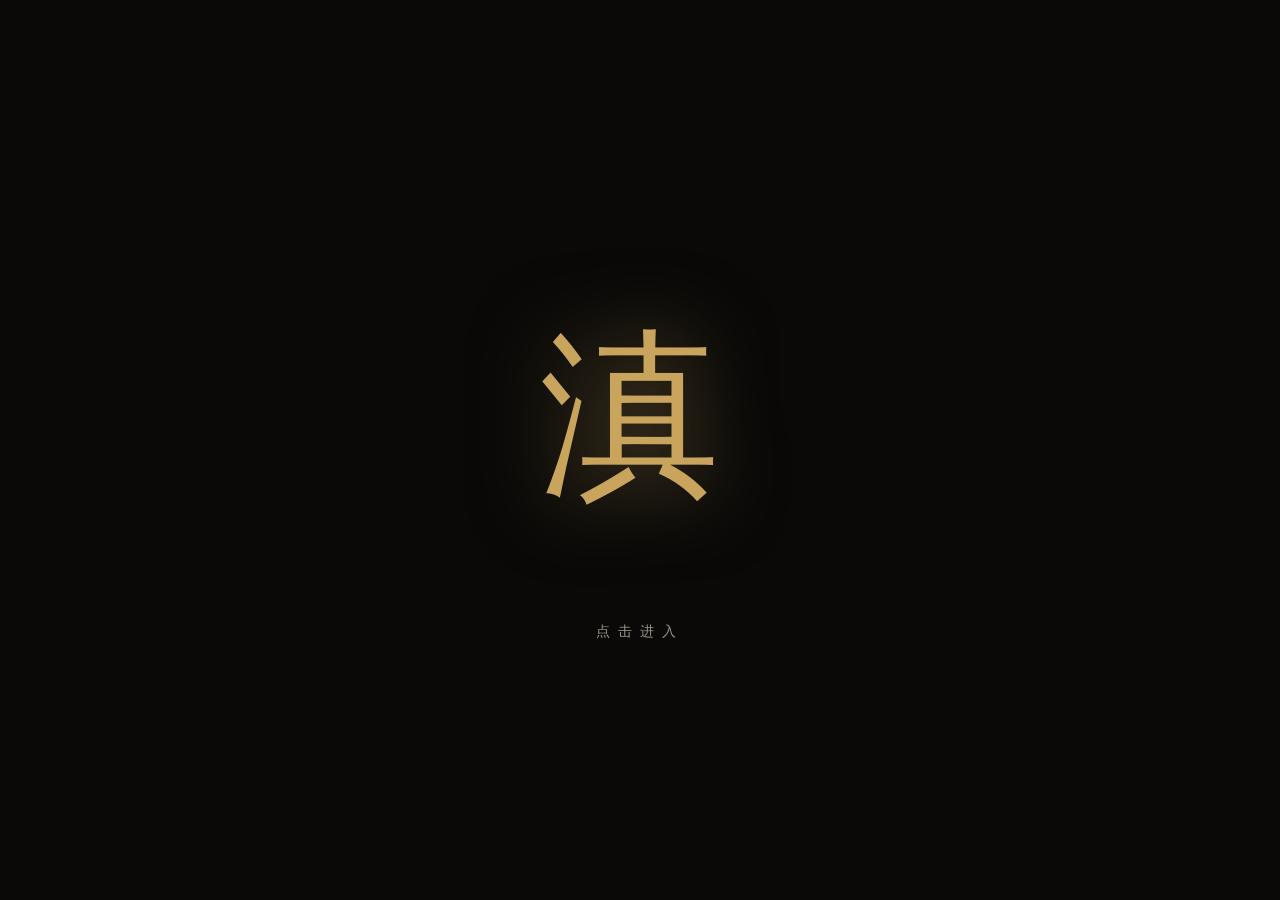
<file: index.html>
<!DOCTYPE html>
<html lang="zh-CN">
<head>
    <meta charset="UTF-8">
    <meta name="viewport" content="width=device-width, initial-scale=1.0">
    <title>滇风·民族筑语</title>
    <!-- 预加载关键资源 -->
    <link rel="preload" href="css/style.css" as="style">
    <link rel="preload" href="home.html" as="fetch" crossorigin>
    <link rel="stylesheet" href="css/style.css">
    <style>
        /* 入口动画层 */
        .splash-screen {
            position: fixed;
            top: 0;
            left: 0;
            width: 100%;
            height: 100%;
            background: var(--bg-darkest);
            display: flex;
            flex-direction: column;
            align-items: center;
            justify-content: center;
            z-index: 9999;
            cursor: pointer;
            transition: opacity 0.8s ease, visibility 0.8s ease;
        }

        .splash-screen.hidden {
            opacity: 0;
            visibility: hidden;
            pointer-events: none;
        }

        .splash-char {
            font-size: 180px;
            font-weight: 100;
            color: var(--gold);
            letter-spacing: 20px;
            text-shadow: 0 0 80px rgba(200, 164, 92, 0.5);
            animation: breathe 3s ease-in-out infinite, fadeInBlur 1.5s ease forwards;
        }

        @keyframes breathe {
            0%, 100% { opacity: 0.7; transform: scale(1); }
            50% { opacity: 1; transform: scale(1.02); }
        }

        @keyframes fadeInBlur {
            0% { opacity: 0; filter: blur(20px); }
            100% { opacity: 1; filter: blur(0); }
        }

        .splash-hint {
            margin-top: 40px;
            font-size: 14px;
            color: var(--text-dim);
            letter-spacing: 8px;
            animation: fadeIn 1s ease 1s forwards;
            opacity: 0;
        }

        @keyframes fadeIn {
            to { opacity: 1; }
        }

        /* iframe容器 */
        .content-frame {
            width: 100%;
            height: 100vh;
            border: none;
            display: block;
        }

        /* 音乐控制按钮 - 移到左下角避免与导航冲突 */
        .music-toggle-nav {
            width: 44px;
            height: 44px;
            border-radius: 50%;
            background: rgba(26, 24, 22, 0.9);
            border: 1px solid var(--border-dim);
            cursor: pointer;
            display: flex;
            align-items: center;
            justify-content: center;
            transition: all 0.3s;
            position: fixed;
            bottom: 30px;
            left: 30px;
            z-index: 10001;
            box-shadow: 0 4px 15px rgba(0, 0, 0, 0.3);
        }

        .music-toggle-nav:hover {
            border-color: var(--gold);
            background: rgba(200, 164, 92, 0.1);
        }

        .music-toggle-nav .music-icon {
            display: flex;
            align-items: flex-end;
            gap: 2px;
            height: 14px;
        }

        .music-toggle-nav .music-icon .bar {
            width: 3px;
            background: var(--text-dim);
            border-radius: 1px;
            transition: all 0.3s;
        }

        .music-toggle-nav .music-icon .bar:nth-child(1) { height: 6px; }
        .music-toggle-nav .music-icon .bar:nth-child(2) { height: 10px; }
        .music-toggle-nav .music-icon .bar:nth-child(3) { height: 4px; }

        .music-toggle-nav.playing .music-icon .bar {
            background: var(--gold);
            animation: musicBar 0.8s ease-in-out infinite;
        }

        .music-toggle-nav.playing .music-icon .bar:nth-child(1) { animation-delay: 0s; }
        .music-toggle-nav.playing .music-icon .bar:nth-child(2) { animation-delay: 0.2s; }
        .music-toggle-nav.playing .music-icon .bar:nth-child(3) { animation-delay: 0.4s; }

        @keyframes musicBar {
            0%, 100% { height: 4px; }
            50% { height: 14px; }
        }

        .music-toggle-nav::after {
            content: '背景音乐';
            position: absolute;
            top: 100%;
            right: 0;
            margin-top: 8px;
            padding: 5px 10px;
            background: var(--bg-card);
            border: 1px solid var(--border-dim);
            border-radius: 4px;
            font-size: 11px;
            color: var(--text-dim);
            white-space: nowrap;
            opacity: 0;
            visibility: hidden;
            transition: all 0.3s;
            pointer-events: none;
        }

        .music-toggle-nav:hover::after {
            opacity: 1;
            visibility: visible;
        }
    </style>
</head>
<body>
    <!-- 入口动画 -->
    <div class="splash-screen" id="splashScreen">
        <div class="splash-char">滇</div>
        <div class="splash-hint">点击进入</div>
    </div>

    <!-- 音乐控制按钮 -->
    <button class="music-toggle-nav" id="musicToggle" title="背景音乐" style="display: none;">
        <div class="music-icon">
            <div class="bar"></div>
            <div class="bar"></div>
            <div class="bar"></div>
        </div>
    </button>

    <!-- 主内容iframe -->
    <iframe id="contentFrame" class="content-frame" style="display: none;"></iframe>
    
    <!-- 页面切换加载指示器 -->
    <div id="loadingIndicator" style="
        position: fixed;
        top: 0;
        left: 0;
        width: 100%;
        height: 3px;
        background: linear-gradient(90deg, var(--gold), var(--vermillion));
        z-index: 10002;
        transform: scaleX(0);
        transform-origin: left;
        transition: transform 0.3s ease;
        pointer-events: none;
    "></div>

    <!-- 背景音乐 - 延迟加载优化 -->
    <audio id="bgMusic" loop preload="none">
        <source src="assets/music/bgm.mp3" type="audio/mpeg">
    </audio>

    <script>
        const splash = document.getElementById('splashScreen');
        const musicToggle = document.getElementById('musicToggle');
        const bgMusic = document.getElementById('bgMusic');
        const contentFrame = document.getElementById('contentFrame');
        const loadingIndicator = document.getElementById('loadingIndicator');
        
        let isPlaying = false;
        const defaultVolume = 0.6;
        bgMusic.volume = defaultVolume;
        
        // 页面缓存
        const pageCache = new Map();
        const PAGES = [
            'home.html',
            'hall-timeline.html',
            'hall-map.html',
            'hall-gallery.html',
            'hall-types.html',
            'hall-ethnic.html',
            'hall-tech.html',
            'hall-protection.html',
            'hall-insights.html'
        ];
        
        // 预加载所有页面（后台静默加载）
        function preloadPages() {
            PAGES.forEach(page => {
                fetch(page).then(response => {
                    if (response.ok) {
                        pageCache.set(page, 'loaded');
                        console.log('预加载完成:', page);
                    }
                }).catch(() => {});
            });
        }

        // 显示加载指示器
        function showLoading() {
            loadingIndicator.style.transform = 'scaleX(0.3)';
            setTimeout(() => {
                loadingIndicator.style.transform = 'scaleX(0.7)';
            }, 100);
        }
        
        // 隐藏加载指示器
        function hideLoading() {
            loadingIndicator.style.transform = 'scaleX(1)';
            setTimeout(() => {
                loadingIndicator.style.transform = 'scaleX(0)';
            }, 200);
        }

        // 从localStorage恢复状态
        function restoreState() {
            const saved = localStorage.getItem('musicState');
            if (saved) {
                const state = JSON.parse(saved);
                bgMusic.currentTime = state.currentTime || 0;
                bgMusic.volume = state.volume || defaultVolume;
                if (state.isPlaying) {
                    bgMusic.play().then(() => {
                        isPlaying = true;
                        musicToggle.classList.add('playing');
                    }).catch(() => {});
                }
            }
        }

        // 保存状态
        function saveState() {
            localStorage.setItem('musicState', JSON.stringify({
                isPlaying: isPlaying,
                currentTime: bgMusic.currentTime,
                volume: bgMusic.volume
            }));
        }

        // 定期保存进度
        setInterval(() => {
            if (isPlaying) {
                saveState();
            }
        }, 3000);

        // 点击入口动画
        splash.addEventListener('click', function() {
            this.classList.add('hidden');
            musicToggle.style.display = 'flex';
            contentFrame.style.display = 'block';
            
            // 开始预加载其他页面
            setTimeout(preloadPages, 1000);
            
            // 加载首页
            showLoading();
            contentFrame.src = 'home.html';
            
            // 延迟加载并播放音乐（优化首屏加载）
            setTimeout(() => {
                bgMusic.load(); // 开始加载音乐
                bgMusic.play().then(() => {
                    isPlaying = true;
                    musicToggle.classList.add('playing');
                    saveState();
                }).catch(() => {
                    console.log('音乐播放需要用户交互');
                });
            }, 500);
        });

        // iframe加载完成
        contentFrame.addEventListener('load', function() {
            hideLoading();
        });

        // 音乐控制
        musicToggle.addEventListener('click', function() {
            if (isPlaying) {
                bgMusic.pause();
                this.classList.remove('playing');
                isPlaying = false;
            } else {
                bgMusic.play().then(() => {
                    this.classList.add('playing');
                    isPlaying = true;
                }).catch(() => {});
            }
            saveState();
        });

        // 页面加载时恢复状态 - 注释掉自动跳过启动动画的功能
        // window.addEventListener('load', function() {
        //     const saved = localStorage.getItem('musicState');
        //     if (saved) {
        //         const state = JSON.parse(saved);
        //         if (state.isPlaying) {
        //             splash.classList.add('hidden');
        //             musicToggle.style.display = 'flex';
        //             contentFrame.style.display = 'block';
        //             showLoading();
        //             contentFrame.src = 'home.html';
        //             setTimeout(preloadPages, 1000);
        //             restoreState();
        //         }
        //     }
        // });

        // 页面离开前保存
        window.addEventListener('beforeunload', saveState);

        // 监听来自iframe的导航请求
        window.addEventListener('message', function(event) {
            if (event.data && event.data.type === 'navigate') {
                showLoading();
                contentFrame.src = event.data.url;
            }
        });
    </script>
</body>
</html>
</file>
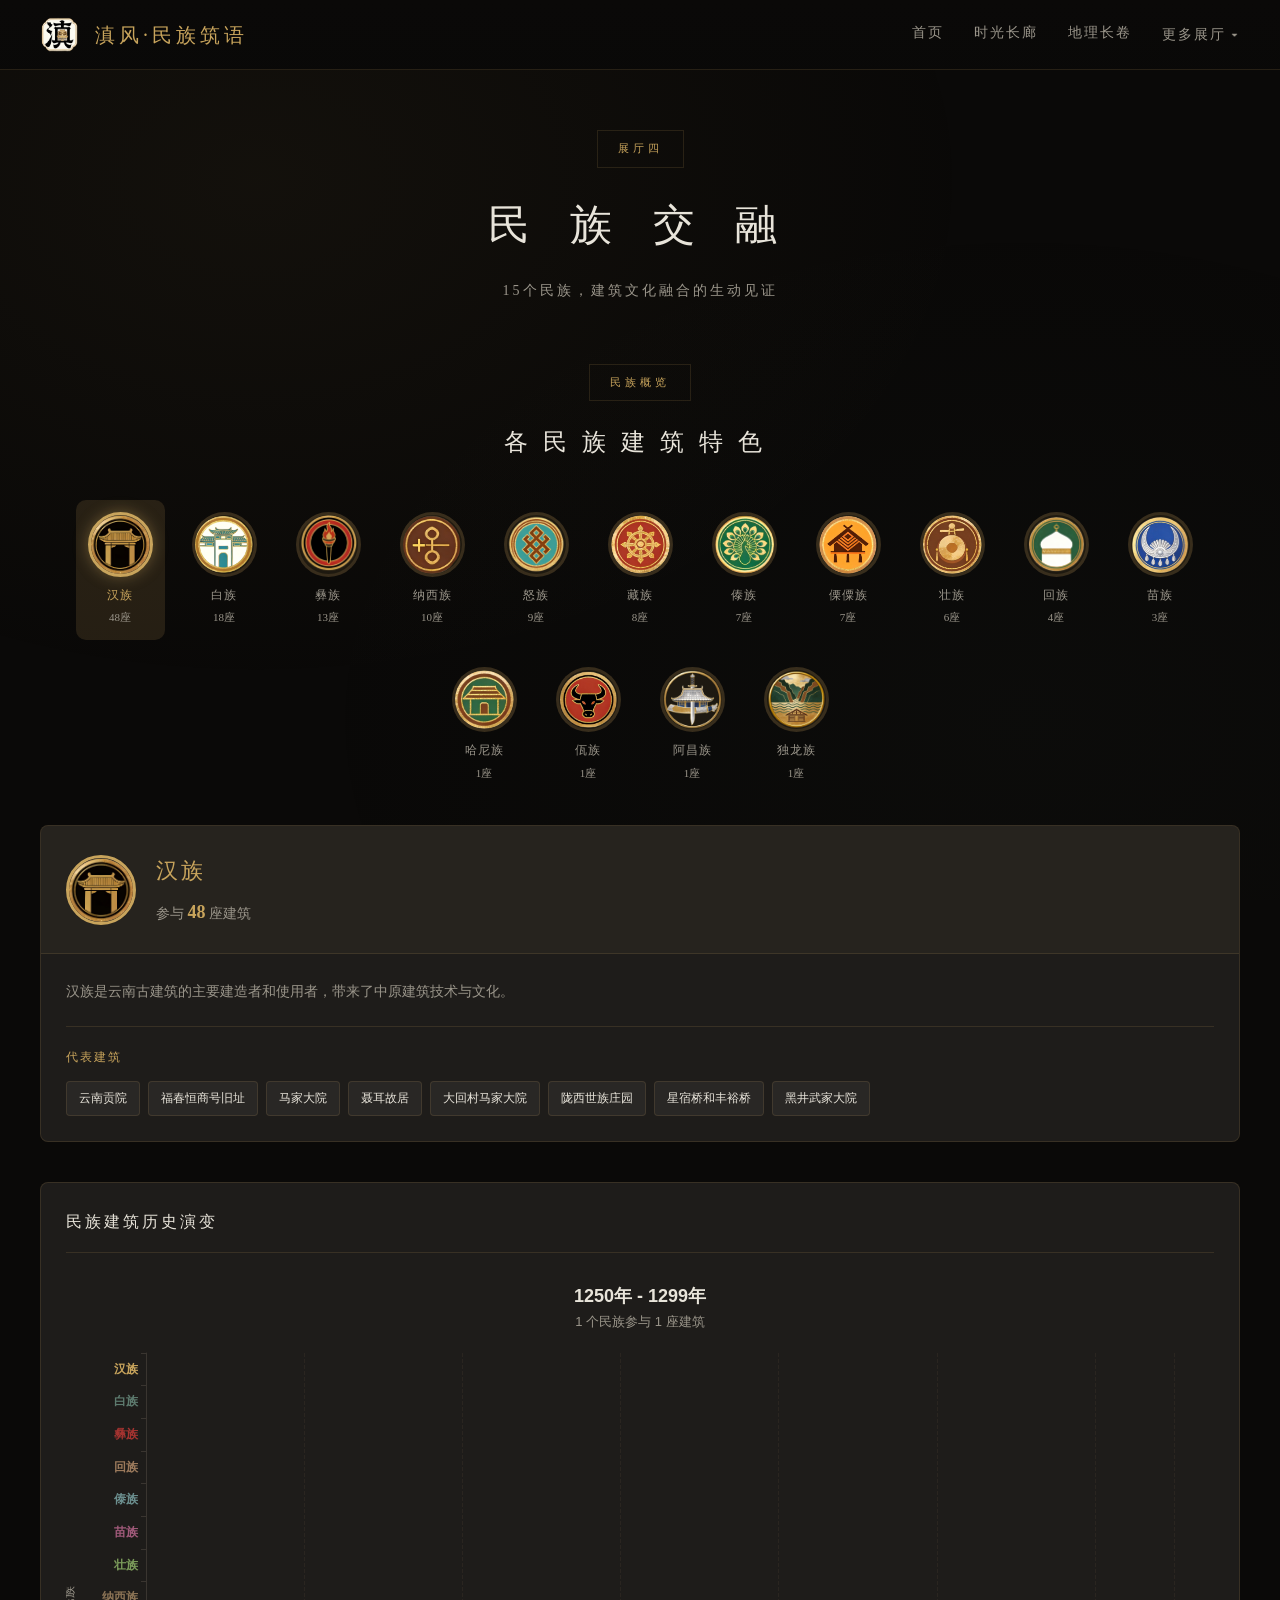
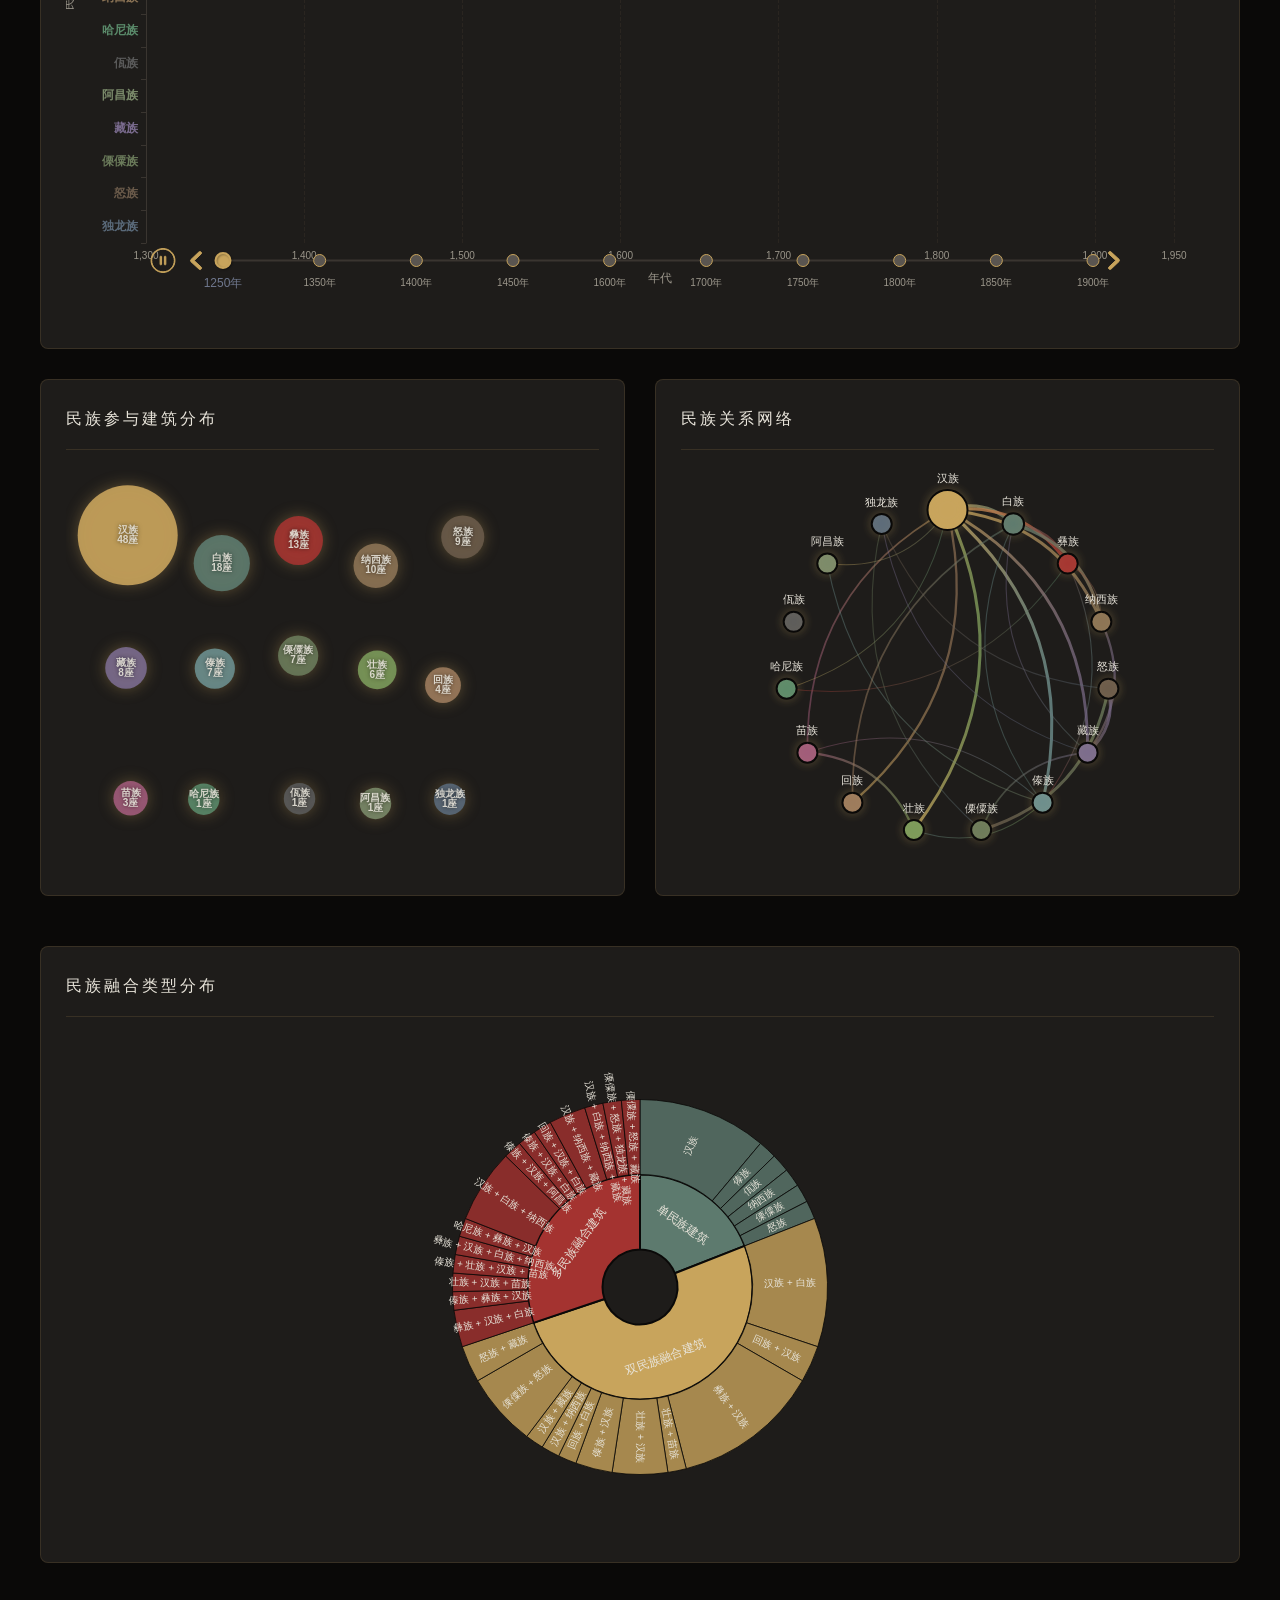
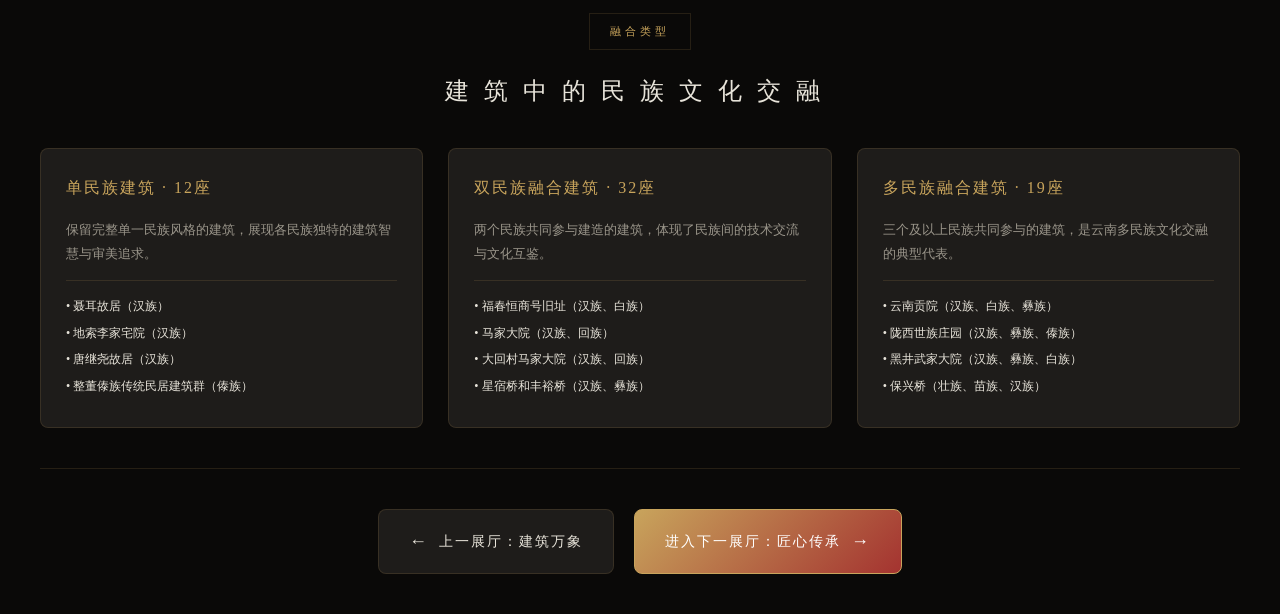
<file: hall-ethnic.html>
<!DOCTYPE html>
<html lang="zh-CN">
<head>
    <meta charset="UTF-8">
    <meta name="viewport" content="width=device-width, initial-scale=1.0">
    <title>民族交融 - 滇风·民族筑语</title>
    <link rel="stylesheet" href="css/style.css">
    <script src="js/echarts.min.js"></script>
    <style>
        /* 民族选择器 */
        .ethnic-selector-section {
            margin-bottom: 40px;
        }
        
        .ethnic-selector {
            display: flex;
            justify-content: center;
            gap: 15px;
            margin-bottom: 30px;
            flex-wrap: wrap;
        }

        .ethnic-selector-item {
            display: flex;
            flex-direction: column;
            align-items: center;
            cursor: pointer;
            transition: all 0.3s;
            padding: 12px;
            border-radius: 10px;
            min-width: 80px;
        }

        .ethnic-selector-item:hover {
            background: rgba(200, 164, 92, 0.1);
        }

        .ethnic-selector-item.active {
            background: rgba(200, 164, 92, 0.15);
        }

        .ethnic-selector-icon {
            width: 65px;
            height: 65px;
            border-radius: 50%;
            border: 3px solid var(--border-dim);
            overflow: hidden;
            display: flex;
            align-items: center;
            justify-content: center;
            transition: all 0.3s;
            background: rgba(200, 164, 92, 0.1);
        }

        .ethnic-selector-item:hover .ethnic-selector-icon,
        .ethnic-selector-item.active .ethnic-selector-icon {
            border-color: var(--gold);
            box-shadow: 0 0 15px rgba(200, 164, 92, 0.4);
        }

        .ethnic-selector-icon img {
            width: 100%;
            height: 100%;
            object-fit: cover;
        }

        .ethnic-selector-name {
            margin-top: 8px;
            font-size: 12px;
            color: var(--text-dim);
            letter-spacing: 1px;
            transition: color 0.3s;
        }

        .ethnic-selector-item:hover .ethnic-selector-name,
        .ethnic-selector-item.active .ethnic-selector-name {
            color: var(--gold);
        }

        .ethnic-selector-count {
            font-size: 11px;
            color: var(--text-dim);
            margin-top: 2px;
        }

        /* 民族详情卡片容器 */
        .ethnic-detail-container {
            position: relative;
            min-height: 280px;
            overflow: hidden;
        }

        /* 民族详情卡片 */
        .ethnic-detail-card {
            background: var(--bg-card);
            border: 1px solid var(--border-dim);
            border-radius: 8px;
            overflow: hidden;
            position: absolute;
            width: 100%;
            opacity: 0;
            transform: translateX(50px);
            transition: all 0.5s cubic-bezier(0.4, 0, 0.2, 1);
            pointer-events: none;
        }

        .ethnic-detail-card.active {
            opacity: 1;
            transform: translateX(0);
            pointer-events: auto;
            position: relative;
        }

        .ethnic-detail-card.exit-left {
            opacity: 0;
            transform: translateX(-50px);
        }

        .ethnic-detail-card.exit-right {
            opacity: 0;
            transform: translateX(50px);
        }

        .ethnic-detail-header {
            display: flex;
            align-items: center;
            gap: 20px;
            padding: 25px;
            background: rgba(200, 164, 92, 0.05);
            border-bottom: 1px solid var(--border-dim);
        }

        .ethnic-detail-icon {
            width: 70px;
            height: 70px;
            border-radius: 50%;
            border: 3px solid var(--gold);
            overflow: hidden;
            display: flex;
            align-items: center;
            justify-content: center;
            flex-shrink: 0;
        }

        .ethnic-detail-icon img {
            width: 100%;
            height: 100%;
            object-fit: cover;
        }

        .ethnic-detail-info {
            flex: 1;
        }

        .ethnic-detail-name {
            font-size: 22px;
            color: var(--gold);
            letter-spacing: 3px;
            margin-bottom: 5px;
        }

        .ethnic-detail-count {
            font-size: 14px;
            color: var(--text-dim);
        }

        .ethnic-detail-count strong {
            color: var(--gold);
            font-size: 18px;
        }

        .ethnic-detail-body {
            padding: 25px;
        }

        .ethnic-detail-desc {
            font-size: 14px;
            color: var(--text-dim);
            line-height: 1.9;
            margin-bottom: 20px;
        }

        .ethnic-detail-buildings {
            padding-top: 20px;
            border-top: 1px solid var(--border-dim);
        }

        .ethnic-detail-buildings-title {
            font-size: 12px;
            color: var(--gold);
            letter-spacing: 2px;
            margin-bottom: 12px;
        }

        .ethnic-detail-buildings-list {
            display: flex;
            flex-wrap: wrap;
            gap: 8px;
        }

        .ethnic-building-tag {
            display: inline-block;
            padding: 6px 12px;
            font-size: 12px;
            color: var(--text-light);
            background: rgba(255, 255, 255, 0.05);
            border-radius: 4px;
            border: 1px solid var(--border-dim);
            transition: all 0.3s;
        }

        .ethnic-building-tag:hover {
            border-color: var(--gold);
            color: var(--gold);
        }

        .charts-section { display: grid; grid-template-columns: 1fr 1fr; gap: 30px; margin-bottom: 50px; }
        .chart-card { background: var(--bg-card); border: 1px solid var(--border-dim); border-radius: 8px; padding: 25px; }
        .chart-title { font-size: 16px; color: var(--text-light); letter-spacing: 3px; margin-bottom: 20px; padding-bottom: 15px; border-bottom: 1px solid var(--border-dim); }
        .fusion-cards { display: grid; grid-template-columns: repeat(3, 1fr); gap: 25px; }
        .fusion-card { background: var(--bg-card); border: 1px solid var(--border-dim); border-radius: 8px; padding: 25px; transition: all 0.3s; }
        .fusion-card:hover { border-color: var(--gold); transform: translateY(-5px); }
        .fusion-title { font-size: 16px; color: var(--gold); letter-spacing: 2px; margin-bottom: 15px; }
        .fusion-desc { font-size: 13px; color: var(--text-dim); line-height: 1.8; margin-bottom: 15px; }
        .fusion-buildings { padding-top: 15px; border-top: 1px solid var(--border-dim); }
        .fusion-building { font-size: 12px; color: var(--text-light); margin-bottom: 5px; }
        
        @media (max-width: 1200px) { .charts-section { grid-template-columns: 1fr; } }
        @media (max-width: 1000px) { .fusion-cards { grid-template-columns: repeat(2, 1fr); } }
        @media (max-width: 768px) { .fusion-cards { grid-template-columns: 1fr; } }

        /* 展厅导航按钮 */
        .hall-nav {
            display: flex;
            justify-content: center;
            align-items: center;
            gap: 20px;
            padding: 40px 0;
            border-top: 1px solid var(--border-dim);
            margin-top: 40px;
        }

        .hall-nav-btn {
            display: flex;
            align-items: center;
            gap: 10px;
            padding: 15px 30px;
            background: var(--bg-card);
            border: 1px solid var(--border-dim);
            border-radius: 8px;
            color: var(--text-light);
            font-size: 14px;
            letter-spacing: 2px;
            cursor: pointer;
            transition: all 0.3s;
            text-decoration: none;
        }

        .hall-nav-btn:hover {
            border-color: var(--gold);
            background: rgba(200, 164, 92, 0.1);
            transform: translateY(-2px);
        }

        .hall-nav-btn.primary {
            background: linear-gradient(135deg, var(--gold), var(--vermillion));
            border-color: var(--gold);
            color: #fff;
        }

        .hall-nav-btn.primary:hover {
            box-shadow: 0 8px 25px rgba(200, 164, 92, 0.3);
        }

        .hall-nav-arrow {
            font-size: 18px;
        }
    </style>
</head>
<body>
    <nav class="navbar">
        <div class="nav-logo" onclick="navigateTo('home.html')">
            <div class="nav-logo-icon"><img src="assets/icons/icon.png" alt="滇"></div>
            <span class="nav-logo-text">滇风·民族筑语</span>
        </div>
        <div class="nav-links">
            <a href="javascript:void(0)" class="nav-link" onclick="navigateTo('home.html')">首页</a>
            <a href="javascript:void(0)" class="nav-link" onclick="navigateTo('hall-timeline.html')">时光长廊</a>
            <a href="javascript:void(0)" class="nav-link" onclick="navigateTo('hall-map.html')">地理长卷</a>
            <div class="nav-dropdown">
                <span class="nav-link">更多展厅 ▾</span>
                <div class="nav-dropdown-menu">
                    <a href="javascript:void(0)" onclick="navigateTo('hall-types.html')">建筑万象</a>
                    <a href="javascript:void(0)" onclick="navigateTo('hall-ethnic.html')">民族交融</a>
                    <a href="javascript:void(0)" onclick="navigateTo('hall-tech.html')">匠心传承</a>
                    <a href="javascript:void(0)" onclick="navigateTo('hall-protection.html')">守护重生</a>
                    <a href="javascript:void(0)" onclick="navigateTo('hall-insights.html')">回望·尾声</a>
                    <a href="javascript:void(0)" onclick="navigateTo('hall-gallery.html')">建筑图鉴</a>
                </div>
            </div>
        </div>
    </nav>

    <main class="main-content">
        <div class="container">
            <div class="section-header">
                <div class="section-badge">展厅四</div>
                <h1 class="section-title">民 族 交 融</h1>
                <p class="section-subtitle" id="ethnicSubtitle">多民族共建，建筑文化融合的生动见证</p>
            </div>

            <!-- 民族选择器与详情 -->
            <div class="ethnic-selector-section">
                <div class="section-header" style="padding: 20px 0;">
                    <div class="section-badge">民族概览</div>
                    <h2 class="section-title" style="font-size: 24px;">各民族建筑特色</h2>
                </div>
                <div class="ethnic-selector" id="ethnicSelector"></div>
                <div class="ethnic-detail-container" id="ethnicDetailContainer"></div>
            </div>

            <div class="chart-card" style="margin-bottom: 30px;">
                <div class="chart-title">民族建筑历史演变</div>
                <div id="ethnicTimelineChart" style="height: 650px;"></div>
            </div>

            <div class="charts-section">
                <div class="chart-card">
                    <div class="chart-title">民族参与建筑分布</div>
                    <div id="ethnicPieChart" style="height: 400px;"></div>
                </div>
                <div class="chart-card">
                    <div class="chart-title">民族关系网络</div>
                    <div id="ethnicNetworkChart" style="height: 400px;"></div>
                </div>
            </div>

            <div class="chart-card" style="margin-top: 30px;">
                <div class="chart-title">民族融合类型分布</div>
                <div id="sunburstChart" style="height: 500px;"></div>
            </div>

            <div class="section-header" style="padding: 50px 0 20px;">
                <div class="section-badge">融合类型</div>
                <h2 class="section-title" style="font-size: 24px;">建筑中的民族文化交融</h2>
            </div>

            <div class="fusion-cards" id="fusionCards"></div>

            <!-- 展厅导航 -->
            <div class="hall-nav">
                <a href="javascript:void(0)" class="hall-nav-btn" onclick="navigateTo('hall-types.html')">
                    <span class="hall-nav-arrow">←</span>
                    <span>上一展厅：建筑万象</span>
                </a>
                <a href="javascript:void(0)" class="hall-nav-btn primary" onclick="navigateTo('hall-tech.html')">
                    <span>进入下一展厅：匠心传承</span>
                    <span class="hall-nav-arrow">→</span>
                </a>
            </div>
        </div>
    </main>

    <script src="js/data.js"></script>
    <script>
        // iframe内导航函数 - 通过postMessage保持音乐播放
        function navigateTo(url) {
            if (window.parent && window.parent !== window) {
                window.parent.postMessage({ type: 'navigate', url: url }, '*');
            } else {
                window.location.href = url;
            }
        }

        const buildings = BUILDINGS || [];
        const ethnicInfo = {
            '汉族': { icon: 'assets/images/ethnic/汉族.png', color: '#c8a45c', desc: '汉族是云南古建筑的主要建造者和使用者，带来了中原建筑技术与文化。' },
            '白族': { icon: 'assets/images/ethnic/白族.png', color: '#5d7a6e', desc: '白族建筑以"三坊一照壁"、"四合五天井"为典型布局，木雕、彩绘装饰精美。' },
            '彝族': { icon: 'assets/images/ethnic/彝族.png', color: '#a43330', desc: '彝族建筑适应山地环境，形成独特的"土掌房"和"一颗印"布局。' },
            '傣族': { icon: 'assets/images/ethnic/傣族.png', color: '#6b8e8e', desc: '傣族建筑以干栏式竹楼为代表，适应热带气候。' },
            '壮族': { icon: 'assets/images/ethnic/壮族.png', color: '#7a9a5a', desc: '壮族建筑以干栏式木楼为主，适应湿热气候。' },
            '纳西族': { icon: 'assets/images/ethnic/纳西族.png', color: '#8b7355', desc: '纳西族建筑以"三坊一照壁"为典型，融合汉、藏、白族建筑元素。' },
            '藏族': { icon: 'assets/images/ethnic/藏族.png', color: '#7a6b8e', desc: '藏族建筑以碉楼和藏式寺庙为代表，适应高寒气候。' },
            '回族': { icon: 'assets/images/ethnic/回族.png', color: '#9c7a5c', desc: '回族建筑融合了伊斯兰文化与汉族传统。' },
            '哈尼族': { icon: 'assets/images/ethnic/哈尼族.png', color: '#5a8a6a', desc: '哈尼族建筑以蘑菇房为代表，适应山地农耕生活。' },
            '傈僳族': { icon: 'assets/images/ethnic/傈僳族.png', color: '#6a7a5a', desc: '傈僳族建筑以干栏式木楼为主，适应高山环境。' },
            '苗族': { icon: 'assets/images/ethnic/苗族.png', color: '#a05a7a', desc: '苗族建筑以吊脚楼为代表，适应山地环境。' },
            '佤族': { icon: 'assets/images/ethnic/佤族.png', color: '#5a5a5a', desc: '佤族建筑以干栏式竹木结构为主，保留了原始古朴的风格。' },
            '阿昌族': { icon: 'assets/images/ethnic/阿昌族.png', color: '#7a8a6a', desc: '阿昌族建筑融合了汉族和傣族风格。' },
            '独龙族': { icon: 'assets/images/ethnic/独龙族.png', color: '#5a6a7a', desc: '独龙族建筑保留了原始的建筑形式。' },
            '怒族': { icon: 'assets/images/ethnic/怒族.png', color: '#6a5a4a', desc: '怒族建筑以干栏式木屋为主。' }
        };
        const excludedEthnics = ['西方文化', '外国', '欧美', '欧洲'];
        const categoryColors = { '单民族建筑': '#5d7a6e', '双民族融合建筑': '#c8a45c', '多民族融合建筑': '#a43330' };

        function calculateEthnicStats() {
            const ethnicCounts = {}, ethnicBuildings = {};
            buildings.forEach(b => {
                const groups = (b.ethnic_groups || []).filter(g => !excludedEthnics.includes(g));
                groups.forEach(ethnic => {
                    ethnicCounts[ethnic] = (ethnicCounts[ethnic] || 0) + 1;
                    if (!ethnicBuildings[ethnic]) ethnicBuildings[ethnic] = [];
                    ethnicBuildings[ethnic].push(b.name);
                });
            });
            return { ethnicCounts, ethnicBuildings };
        }

        const { ethnicCounts, ethnicBuildings } = calculateEthnicStats();
        document.getElementById('ethnicSubtitle').textContent = `${Object.keys(ethnicCounts).length}个民族，建筑文化融合的生动见证`;

        // 当前选中的民族
        let currentEthnic = null;
        let previousEthnicIndex = 0;

        // 渲染民族选择器和详情卡片
        function renderEthnicSelector() {
            const selectorContainer = document.getElementById('ethnicSelector');
            const detailContainer = document.getElementById('ethnicDetailContainer');
            const sortedEthnics = Object.entries(ethnicCounts).sort((a, b) => b[1] - a[1]);
            const ethnicNames = sortedEthnics.map(e => e[0]);
            
            // 默认选中第一个民族
            if (!currentEthnic) {
                currentEthnic = ethnicNames[0];
                previousEthnicIndex = 0;
            }
            
            // 渲染选择器
            selectorContainer.innerHTML = sortedEthnics.map(([name, count], index) => {
                const iconPath = ethnicInfo[name]?.icon || '';
                return `<div class="ethnic-selector-item ${name === currentEthnic ? 'active' : ''}" 
                             data-ethnic="${name}" data-index="${index}">
                    <div class="ethnic-selector-icon">${iconPath ? `<img src="${iconPath}" alt="${name}" onerror="this.style.display='none'">` : ''}</div>
                    <div class="ethnic-selector-name">${name}</div>
                    <div class="ethnic-selector-count">${count}座</div>
                </div>`;
            }).join('');
            
            // 渲染详情卡片
            detailContainer.innerHTML = sortedEthnics.map(([name, count], index) => {
                const iconPath = ethnicInfo[name]?.icon || '';
                const buildings = (ethnicBuildings[name] || []).slice(0, 8);
                return `<div class="ethnic-detail-card ${name === currentEthnic ? 'active' : ''}" 
                             data-ethnic="${name}" data-index="${index}">
                    <div class="ethnic-detail-header">
                        <div class="ethnic-detail-icon">${iconPath ? `<img src="${iconPath}" alt="${name}" onerror="this.style.display='none'">` : ''}</div>
                        <div class="ethnic-detail-info">
                            <div class="ethnic-detail-name">${name}</div>
                            <div class="ethnic-detail-count">参与 <strong>${count}</strong> 座建筑</div>
                        </div>
                    </div>
                    <div class="ethnic-detail-body">
                        <div class="ethnic-detail-desc">${ethnicInfo[name]?.desc || ''}</div>
                        <div class="ethnic-detail-buildings">
                            <div class="ethnic-detail-buildings-title">代表建筑</div>
                            <div class="ethnic-detail-buildings-list">
                                ${buildings.map(b => `<span class="ethnic-building-tag">${b}</span>`).join('')}
                            </div>
                        </div>
                    </div>
                </div>`;
            }).join('');
            
            // 绑定选择器点击事件
            selectorContainer.querySelectorAll('.ethnic-selector-item').forEach(item => {
                item.addEventListener('click', function() {
                    const newEthnic = this.dataset.ethnic;
                    const newIndex = parseInt(this.dataset.index);
                    
                    if (newEthnic === currentEthnic) return;
                    
                    // 更新选择器状态
                    selectorContainer.querySelectorAll('.ethnic-selector-item').forEach(s => s.classList.remove('active'));
                    this.classList.add('active');
                    
                    // 切换卡片动画
                    switchEthnicCard(currentEthnic, newEthnic, previousEthnicIndex, newIndex);
                    
                    currentEthnic = newEthnic;
                    previousEthnicIndex = newIndex;
                });
            });
        }
        
        // 切换民族卡片动画
        function switchEthnicCard(oldEthnic, newEthnic, oldIndex, newIndex) {
            const container = document.getElementById('ethnicDetailContainer');
            const oldCard = container.querySelector(`.ethnic-detail-card[data-ethnic="${oldEthnic}"]`);
            const newCard = container.querySelector(`.ethnic-detail-card[data-ethnic="${newEthnic}"]`);
            
            if (!oldCard || !newCard) return;
            
            // 判断滑动方向
            const direction = newIndex > oldIndex ? 'left' : 'right';
            
            // 旧卡片滑出
            oldCard.classList.remove('active');
            oldCard.classList.add(direction === 'left' ? 'exit-left' : 'exit-right');
            
            // 新卡片滑入
            newCard.classList.remove('exit-left', 'exit-right');
            newCard.classList.add('active');
            
            // 清理动画类
            setTimeout(() => {
                oldCard.classList.remove('exit-left', 'exit-right');
            }, 500);
        }

        function renderFusionCards() {
            const container = document.getElementById('fusionCards');
            const fusionTypes = { '单民族': [], '双民族融合': [], '多民族融合': [] };
            buildings.forEach(b => {
                const groups = (b.ethnic_groups || []).filter(g => !excludedEthnics.includes(g));
                const count = groups.length;
                if (count === 1) fusionTypes['单民族'].push(b);
                else if (count === 2) fusionTypes['双民族融合'].push(b);
                else if (count >= 3) fusionTypes['多民族融合'].push(b);
            });
            const fusionDescriptions = {
                '单民族': '保留完整单一民族风格的建筑，展现各民族独特的建筑智慧与审美追求。',
                '双民族融合': '两个民族共同参与建造的建筑，体现了民族间的技术交流与文化互鉴。',
                '多民族融合': '三个及以上民族共同参与的建筑，是云南多民族文化交融的典型代表。'
            };
            container.innerHTML = Object.entries(fusionTypes).map(([type, items]) => `
                <div class="fusion-card">
                    <div class="fusion-title">${type}建筑 · ${items.length}座</div>
                    <div class="fusion-desc">${fusionDescriptions[type]}</div>
                    <div class="fusion-buildings">
                        ${items.slice(0, 4).map(b => `<div class="fusion-building">• ${b.name}（${(b.ethnic_groups || []).filter(g => !excludedEthnics.includes(g)).join('、')}）</div>`).join('')}
                    </div>
                </div>
            `).join('');
        }

        function initPieChart() {
            const chart = echarts.init(document.getElementById('ethnicPieChart'));
            const sortedEthnics = Object.entries(ethnicCounts).sort((a, b) => b[1] - a[1]);
            const maxCount = Math.max(...sortedEthnics.map(e => e[1]));
            const totalEthnics = sortedEthnics.length;
            
            // 使用网格布局，让气泡分散排列
            const bubbleData = [];
            const cols = Math.ceil(Math.sqrt(totalEthnics * 1.5));
            const rows = Math.ceil(totalEthnics / cols);
            const cellWidth = 380 / cols;
            const cellHeight = 380 / rows;
            
            sortedEthnics.forEach(([name, count], index) => {
                // 气泡大小范围扩大，使差异更明显
                const bubbleSize = 30 + (count / maxCount) * 70; // 气泡大小范围 30-100
                const col = index % cols;
                const row = Math.floor(index / cols);
                // 在单元格中心位置添加随机偏移
                const x = cellWidth * (col + 0.5) + (Math.random() - 0.5) * cellWidth * 0.3;
                const y = cellHeight * (row + 0.5) + (Math.random() - 0.5) * cellHeight * 0.3;
                bubbleData.push([x, y, bubbleSize, name, count]);
            });
            
            chart.setOption({
                backgroundColor: 'transparent',
                tooltip: {
                    trigger: 'item',
                    formatter: function(params) {
                        return params.data[3] + ': ' + params.data[4] + '座建筑';
                    }
                },
                grid: { left: '5%', right: '20%', top: '5%', bottom: '5%', containLabel: false },
                xAxis: { show: false, type: 'value', min: 0, max: 380 },
                yAxis: { show: false, type: 'value', min: 0, max: 380, inverse: true },
                series: [{
                    type: 'scatter',
                    data: bubbleData,
                    symbolSize: function(data) { return data[2]; },
                    itemStyle: {
                        color: function(params) {
                            return ethnicInfo[params.data[3]]?.color || '#c8a45c';
                        },
                        shadowBlur: 15,
                        shadowColor: 'rgba(200, 164, 92, 0.4)',
                        opacity: 0.9
                    },
                    label: {
                        show: true,
                        formatter: function(params) {
                            return params.data[3] + '\n' + params.data[4] + '座';
                        },
                        position: 'inside',
                        color: '#e8e4da',
                        fontSize: 10,
                        fontWeight: 'bold',
                        textShadowColor: 'rgba(0,0,0,0.6)',
                        textShadowBlur: 4
                    },
                    emphasis: {
                        itemStyle: {
                            shadowBlur: 25,
                            shadowColor: 'rgba(200, 164, 92, 0.7)',
                            opacity: 1
                        },
                        label: { show: true, fontSize: 12 }
                    }
                }],
                legend: {
                    type: 'scroll',
                    orient: 'vertical',
                    right: 5,
                    top: 'middle',
                    textStyle: { color: '#9a958a', fontSize: 11 },
                    formatter: name => name + '  ' + (ethnicCounts[name] || 0) + '座'
                }
            });
            return chart;
        }

        function initNetworkChart() {
            const chart = echarts.init(document.getElementById('ethnicNetworkChart'));
            const sortedEthnics = Object.entries(ethnicCounts).sort((a, b) => b[1] - a[1]);
            const ethnicNames = sortedEthnics.map(e => e[0]);
            const links = [];
            buildings.forEach(b => {
                const groups = (b.ethnic_groups || []).filter(g => !excludedEthnics.includes(g));
                for (let i = 0; i < groups.length; i++) {
                    for (let j = i + 1; j < groups.length; j++) {
                        const existing = links.find(l => (l.source === groups[i] && l.target === groups[j]) || (l.source === groups[j] && l.target === groups[i]));
                        if (existing) existing.value++;
                        else links.push({ source: groups[i], target: groups[j], value: 1 });
                    }
                }
            });
            const totalNodes = ethnicNames.length;
            const nodes = ethnicNames.map((name, index) => {
                const angle = (index / totalNodes) * Math.PI * 2 - Math.PI / 2;
                const radius = 120;
                return {
                    name: name, symbolSize: Math.max(20, Math.min(40, ethnicCounts[name] * 1.2)), value: ethnicCounts[name],
                    x: Math.cos(angle) * radius, y: Math.sin(angle) * radius,
                    itemStyle: { color: ethnicInfo[name]?.color || '#c8a45c' },
                    label: { show: true, position: 'outside', formatter: '{b}', color: '#e8e4da', fontSize: 11 }
                };
            });
            chart.setOption({
                backgroundColor: 'transparent',
                tooltip: { formatter: p => p.dataType === 'edge' ? `${p.data.source} ↔ ${p.data.target}<br/>共同参与: ${p.data.value}座建筑` : `${p.name}<br/>参与建筑: ${ethnicCounts[p.name]}座` },
                series: [{
                    type: 'graph', layout: 'none', animation: true, data: nodes,
                    links: links.map(l => ({
                        source: l.source, target: l.target, value: l.value,
                        lineStyle: { width: Math.min(l.value * 0.6 + 0.5, 3), opacity: 0.3 + Math.min(l.value / 5, 1) * 0.5,
                            color: { type: 'linear', x: 0, y: 0, x2: 1, y2: 0, colorStops: [{ offset: 0, color: ethnicInfo[l.source]?.color || '#c8a45c' }, { offset: 1, color: ethnicInfo[l.target]?.color || '#c8a45c' }] } }
                    })),
                    roam: true, lineStyle: { curveness: 0.3 },
                    emphasis: { focus: 'adjacency', lineStyle: { width: 4, opacity: 1 } },
                    itemStyle: { borderColor: '#0a0908', borderWidth: 2, shadowBlur: 10, shadowColor: 'rgba(200, 164, 92, 0.3)' }
                }]
            });
            return chart;
        }

        function buildFusionData() {
            const fusionData = { '单民族建筑': {}, '双民族融合建筑': {}, '多民族融合建筑': {} };
            buildings.forEach(b => {
                const groups = (b.ethnic_groups || []).filter(g => g && !excludedEthnics.includes(g));
                // 跳过没有民族信息的建筑
                if (groups.length === 0) return;
                
                const comboKey = groups.sort().join(' + ');
                let category = '单民族建筑';
                if (groups.length === 2) category = '双民族融合建筑';
                else if (groups.length >= 3) category = '多民族融合建筑';
                if (!fusionData[category][comboKey]) fusionData[category][comboKey] = [];
                fusionData[category][comboKey].push(b.name);
            });
            return fusionData;
        }

        function initSunburstChart() {
            const chart = echarts.init(document.getElementById('sunburstChart'));
            const fusionData = buildFusionData();
            const sunburstData = Object.entries(fusionData).map(([category, combos]) => ({
                name: category,
                children: Object.entries(combos).map(([combo, buildings]) => ({ name: combo, value: buildings.length, buildings: buildings, itemStyle: { color: categoryColors[category] } })),
                itemStyle: { color: categoryColors[category] }
            }));
            chart.setOption({
                backgroundColor: 'transparent',
                tooltip: { formatter: p => p.data.buildings ? `${p.name}<br/>建筑数量: ${p.value}座<br/>建筑: ${p.data.buildings.slice(0, 3).join('、')}${p.data.buildings.length > 3 ? '...' : ''}` : `${p.name}<br/>建筑数量: ${p.value}座` },
                series: [{
                    type: 'sunburst', data: sunburstData, radius: ['15%', '90%'], center: ['50%', '50%'], sort: undefined, emphasis: { focus: 'ancestor' },
                    levels: [
                        {},
                        { r0: '15%', r: '45%', label: { rotate: 'tangential', color: '#e8e4da', fontSize: 12 }, itemStyle: { borderWidth: 2, borderColor: '#0a0908' } },
                        { r0: '45%', r: '75%', label: { color: '#e8e4da', fontSize: 10, formatter: p => p.value >= 3 ? p.name : '' }, itemStyle: { borderWidth: 1, borderColor: '#0a0908', opacity: 0.8 } },
                        { r0: '75%', r: '90%', label: { position: 'outside', padding: 3, color: '#9a958a', fontSize: 9, formatter: '{c}座' }, itemStyle: { borderWidth: 1, borderColor: '#0a0908', opacity: 0.6 } }
                    ]
                }]
            });
            return chart;
        }

        // 民族建筑历史演变时间轴气泡图
        function initTimelineChart() {
            const chart = echarts.init(document.getElementById('ethnicTimelineChart'));
            
            // 获取所有民族列表
            const allEthnics = [...new Set(buildings.flatMap(b => 
                (b.ethnic_groups || []).filter(g => !excludedEthnics.includes(g))
            ))].sort((a, b) => {
                // 按建筑数量排序
                const countA = buildings.filter(b => b.ethnic_groups?.includes(a)).length;
                const countB = buildings.filter(b => b.ethnic_groups?.includes(b)).length;
                return countB - countA;
            });
            
            // 为每个民族分配Y轴位置
            const ethnicYPos = {};
            allEthnics.forEach((ethnic, index) => {
                ethnicYPos[ethnic] = index;
            });
            
            // 按年份整理建筑数据
            const yearData = {};
            buildings.forEach(b => {
                const year = b.year_built;
                if (!year || year < 1000) return;
                
                const groups = (b.ethnic_groups || []).filter(g => !excludedEthnics.includes(g));
                if (groups.length === 0) return;
                
                // 按年代分组（每50年一组）
                const era = Math.floor(year / 50) * 50;
                const eraKey = `${era}-${era + 49}`;
                
                if (!yearData[eraKey]) {
                    yearData[eraKey] = {
                        startYear: era,
                        ethnicCounts: {} // 每个民族的建筑数量
                    };
                }
                
                // 统计每个民族的建筑数
                groups.forEach(g => {
                    yearData[eraKey].ethnicCounts[g] = (yearData[eraKey].ethnicCounts[g] || 0) + 1;
                });
            });
            
            // 按年代排序
            const sortedEras = Object.entries(yearData).sort((a, b) => a[1].startYear - b[1].startYear);
            
            // 生成时间轴选项 - 不累加，只显示当前年代的数据
            const timelineOptions = sortedEras.map(([eraKey, data], eraIndex) => {
                // 只使用当前年代的民族建筑数量（不累加）
                const currentEthnicCounts = data.ethnicCounts;
                
                // 生成气泡数据 - 每个民族一个气泡
                const bubbleData = Object.entries(currentEthnicCounts).map(([ethnic, count]) => {
                    const yPos = ethnicYPos[ethnic];
                    // 气泡大小：建筑数量越多越大
                    const size = 25 + Math.sqrt(count) * 12;
                    
                    return {
                        value: [data.startYear + 25, yPos, size, ethnic, count],
                        name: ethnic,
                        itemStyle: {
                            color: ethnicInfo[ethnic]?.color || '#c8a45c'
                        }
                    };
                });
                
                const totalBuildings = Object.values(currentEthnicCounts).reduce((a, b) => a + b, 0);
                const totalEthnics = Object.keys(currentEthnicCounts).length;
                
                return {
                    title: {
                        text: `${data.startYear}年 - ${data.startYear + 49}年`,
                        subtext: `${totalEthnics} 个民族参与 ${totalBuildings} 座建筑`,
                        left: 'center',
                        top: 10,
                        textStyle: { color: '#e8e4da', fontSize: 18 },
                        subtextStyle: { color: '#9a958a', fontSize: 13 }
                    },
                    series: [{
                        data: bubbleData
                    }]
                };
            });
            
            // 获取第一个年代的数据作为初始数据
            const firstEraData = sortedEras.length > 0 ? sortedEras[0][1] : { ethnicCounts: {}, startYear: 1300 };
            
            const initialBubbleData = Object.entries(firstEraData.ethnicCounts).map(([ethnic, count]) => {
                const yPos = ethnicYPos[ethnic];
                const size = 25 + Math.sqrt(count) * 12;
                return {
                    value: [firstEraData.startYear + 25, yPos, size, ethnic, count],
                    name: ethnic,
                    itemStyle: { color: ethnicInfo[ethnic]?.color || '#c8a45c' }
                };
            });
            
            chart.setOption({
                backgroundColor: 'transparent',
                baseOption: {
                    timeline: {
                        axisType: 'category',
                        autoPlay: true,
                        playInterval: 2500,
                        data: sortedEras.map(([eraKey]) => eraKey),
                        left: 80,
                        right: 80,
                        bottom: 30,
                        label: {
                            color: '#9a958a',
                            fontSize: 10,
                            formatter: function(s) {
                                const year = parseInt(s.split('-')[0]);
                                return year + '年';
                            }
                        },
                        lineStyle: { color: '#3a3530' },
                        itemStyle: { color: '#5a5550', borderColor: '#c8a45c' },
                        checkpointStyle: { color: '#c8a45c', borderColor: '#c8a45c' },
                        controlStyle: { color: '#c8a45c', borderColor: '#c8a45c' },
                        emphasis: {
                            itemStyle: { color: '#c8a45c' },
                            label: { color: '#e8e4da' }
                        }
                    },
                    tooltip: {
                        trigger: 'item',
                        formatter: function(params) {
                            const d = params.data.value;
                            return `<strong style="color:${ethnicInfo[d[3]]?.color || '#c8a45c'}">${d[3]}</strong><br/>
                                    累计参与建筑: <strong>${d[4]}</strong> 座`;
                        }
                    },
                    grid: {
                        left: 80,
                        right: 40,
                        top: 80,
                        bottom: 80
                    },
                    xAxis: {
                        type: 'value',
                        name: '年代',
                        nameLocation: 'middle',
                        nameGap: 30,
                        nameTextStyle: { color: '#9a958a', fontSize: 12 },
                        min: 1300,
                        max: 1950,
                        axisLine: { lineStyle: { color: '#3a3530' } },
                        axisLabel: { color: '#9a958a', fontSize: 10 },
                        splitLine: { lineStyle: { color: '#2a2520', type: 'dashed' } }
                    },
                    yAxis: {
                        type: 'category',
                        name: '民族',
                        nameLocation: 'middle',
                        nameGap: 70,
                        nameTextStyle: { color: '#9a958a', fontSize: 12 },
                        data: allEthnics,
                        axisLine: { lineStyle: { color: '#3a3530' } },
                        axisLabel: { 
                            fontSize: 12,
                            fontWeight: 'bold',
                            color: function(value) {
                                // 为每个民族标签设置对应颜色
                                return ethnicInfo[value]?.color || '#c8a45c';
                            }
                        },
                        splitLine: { lineStyle: { color: '#2a2520', type: 'dashed' } }
                    },
                    series: [{
                        type: 'scatter',
                        name: '民族建筑',
                        data: initialBubbleData,
                        symbolSize: function(data) {
                            return data[2];
                        },
                        itemStyle: {
                            shadowBlur: 15,
                            shadowColor: 'rgba(200, 164, 92, 0.4)',
                            opacity: 0.9
                        },
                        label: {
                            show: true,
                            formatter: function(params) {
                                return params.data.value[4];
                            },
                            position: 'inside',
                            color: '#e8e4da',
                            fontSize: 11,
                            fontWeight: 'bold',
                            textShadowColor: 'rgba(0,0,0,0.5)',
                            textShadowBlur: 3
                        },
                        emphasis: {
                            itemStyle: {
                                shadowBlur: 25,
                                shadowColor: 'rgba(200, 164, 92, 0.7)',
                                opacity: 1
                            },
                            label: {
                                show: true,
                                fontSize: 13
                            }
                        }
                    }],
                    legend: {
                        type: 'scroll',
                        orient: 'vertical',
                        right: 10,
                        top: 'middle',
                        textStyle: { color: '#9a958a', fontSize: 11 },
                        formatter: function(name) {
                            return name;
                        },
                        data: allEthnics.map(e => ({
                            name: e,
                            itemStyle: { color: ethnicInfo[e]?.color || '#c8a45c' }
                        }))
                    }
                },
                options: timelineOptions
            });
            
            return chart;
        }

        renderEthnicSelector();
        renderFusionCards();
        const pieChart = initPieChart();
        const networkChart = initNetworkChart();
        const sunburstChart = initSunburstChart();
        const timelineChart = initTimelineChart();

        window.addEventListener('resize', () => {
            pieChart.resize();
            networkChart.resize();
            sunburstChart.resize();
            timelineChart.resize();
        });
    </script>
</body>
</html>
</file>
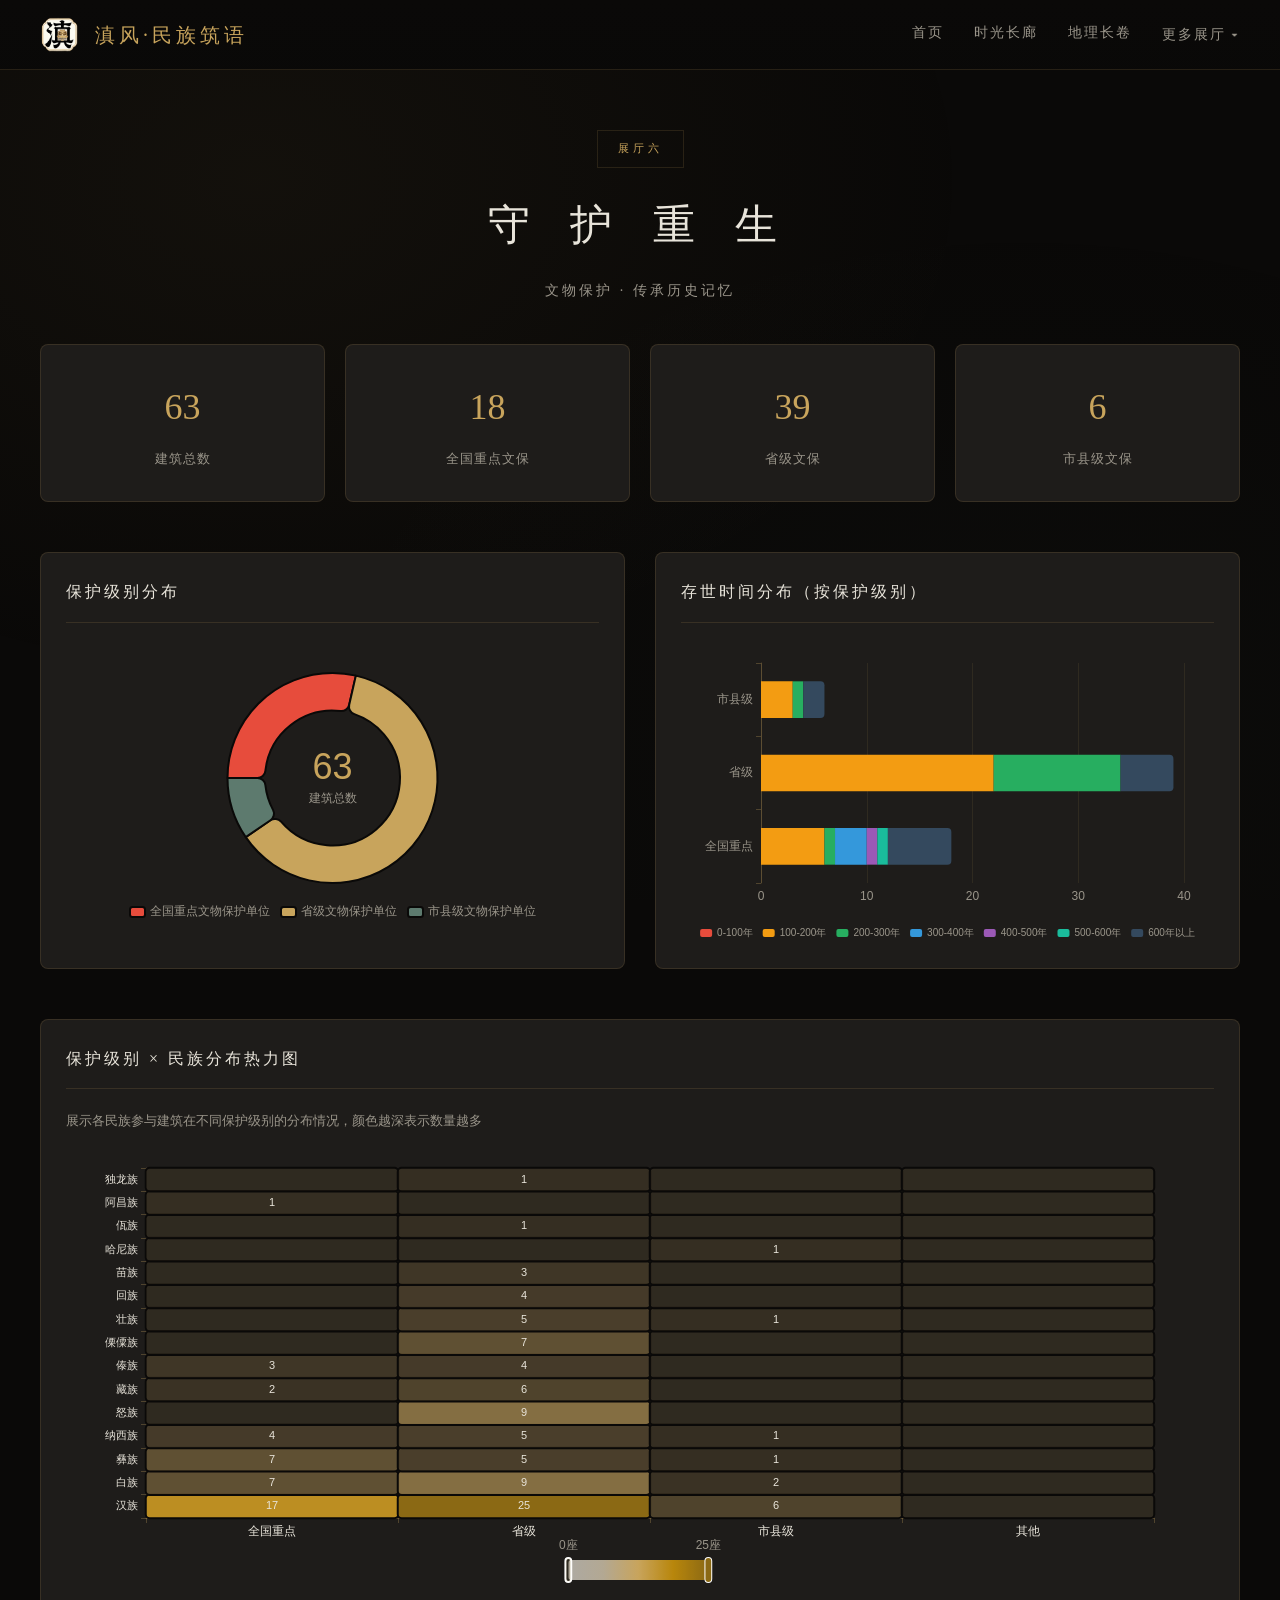
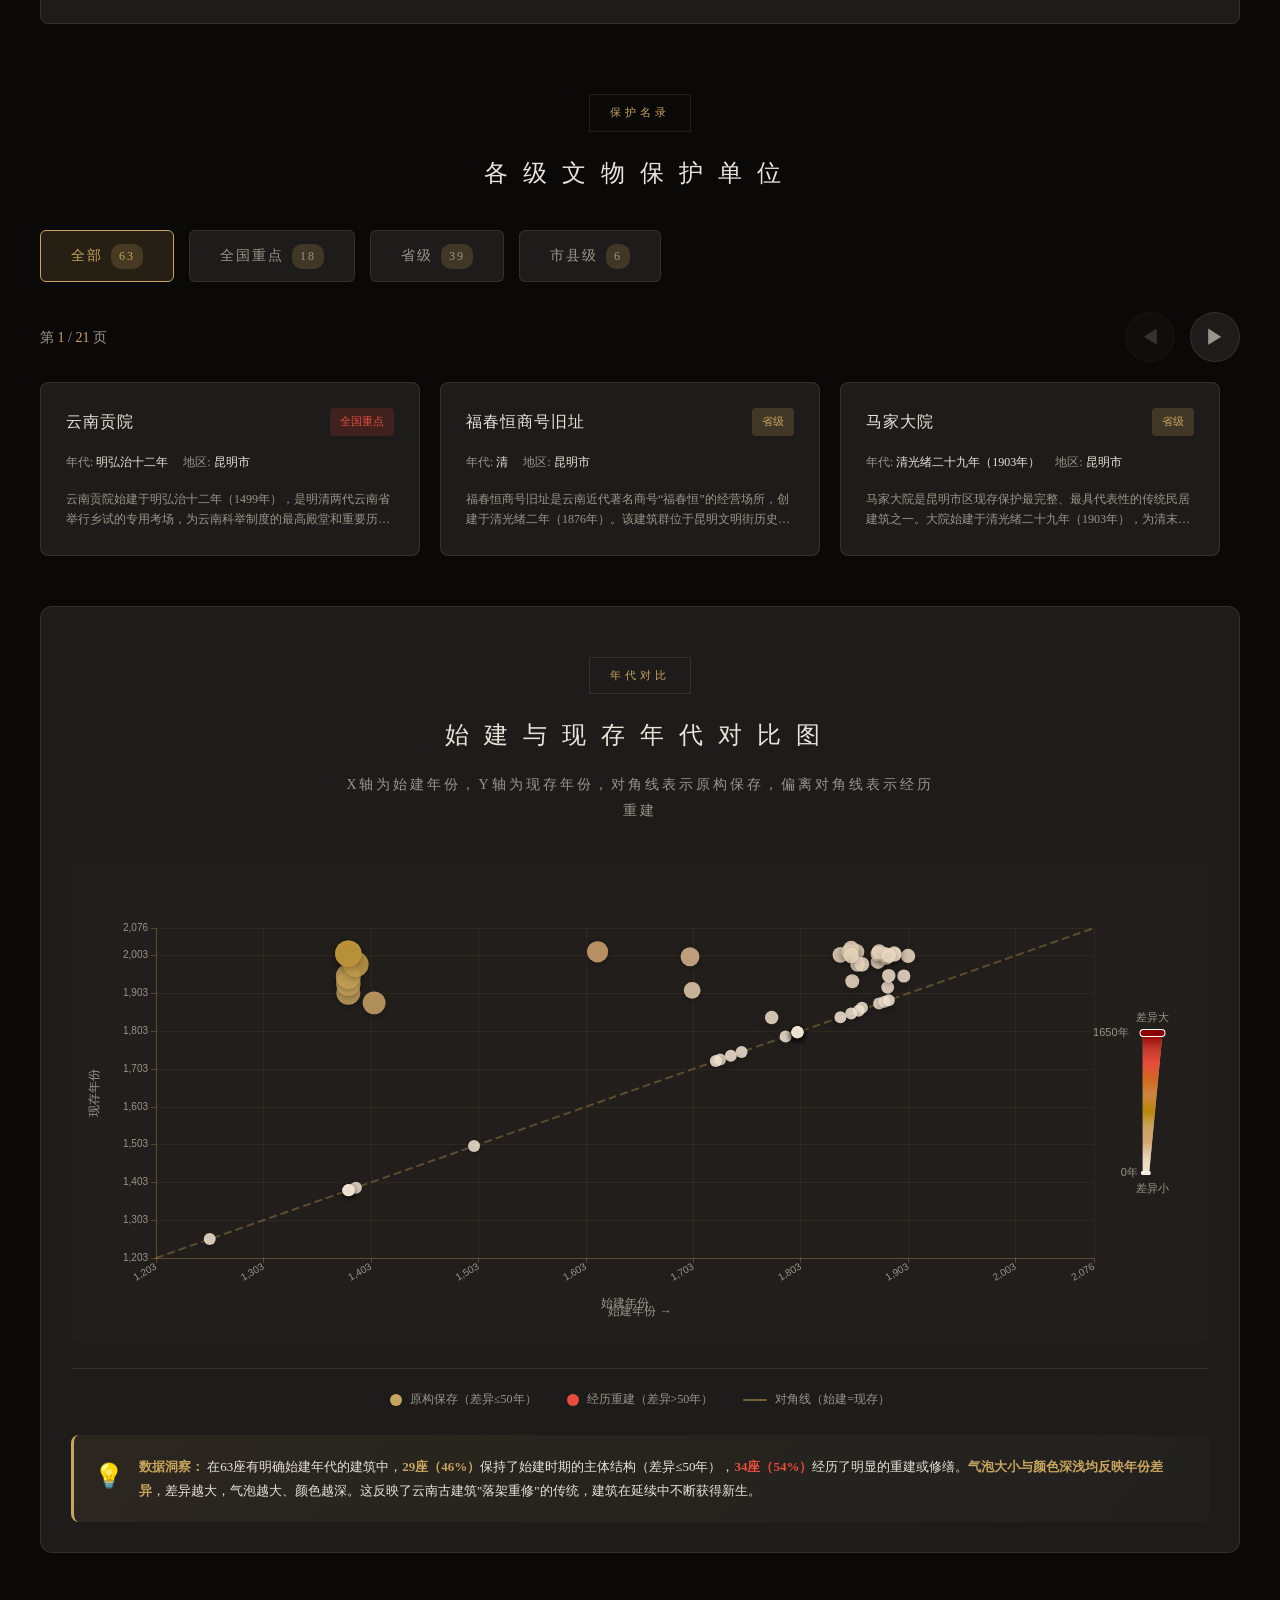
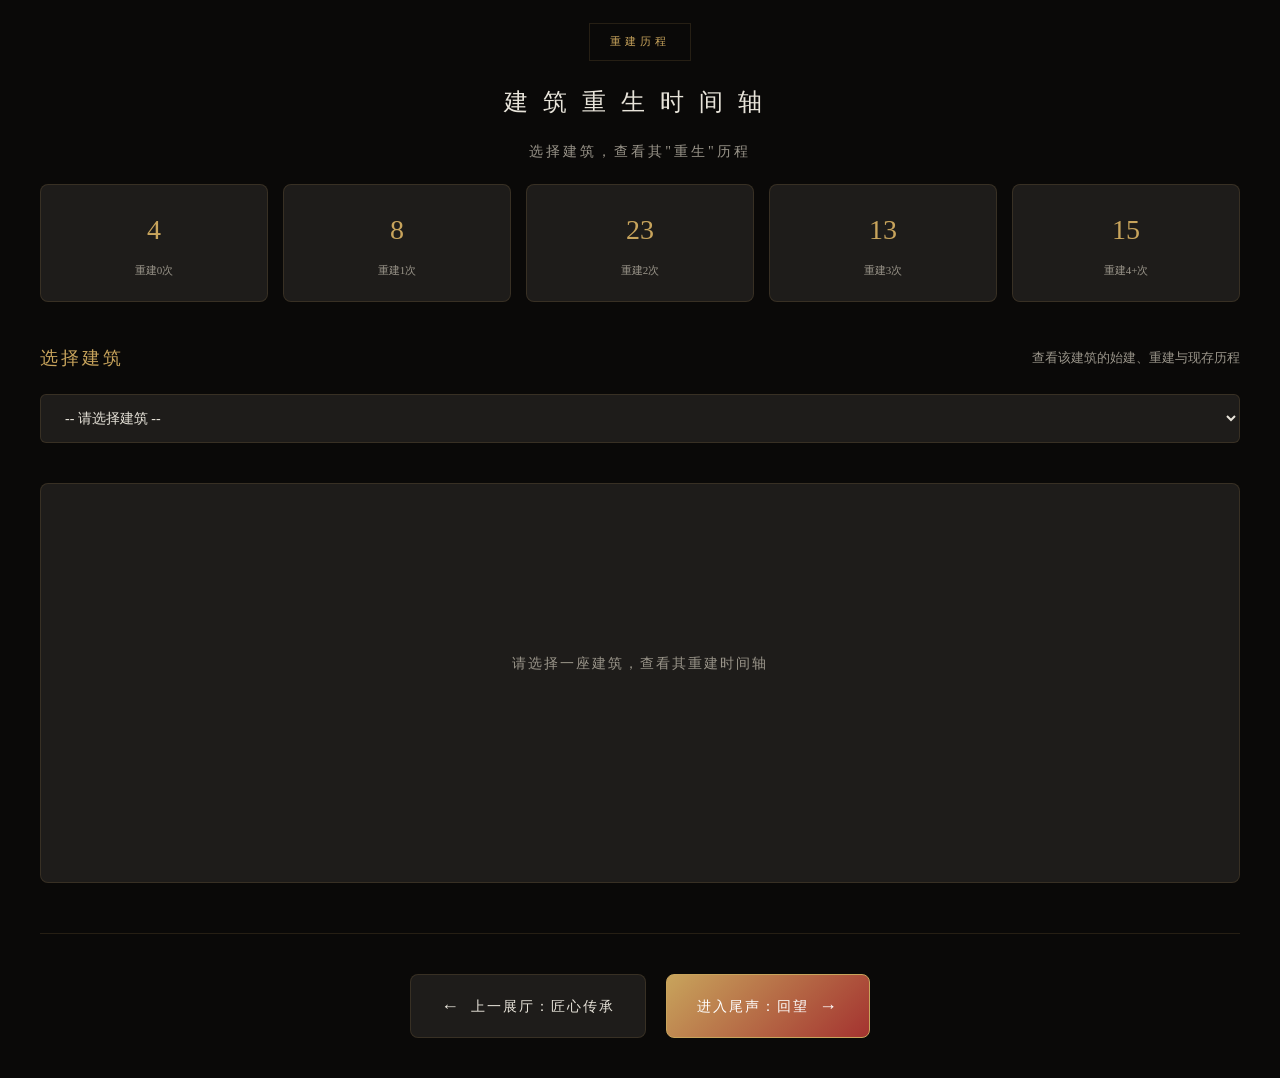
<file: hall-protection.html>
<!DOCTYPE html>
<html lang="zh-CN">
<head>
    <meta charset="UTF-8">
    <meta name="viewport" content="width=device-width, initial-scale=1.0">
    <title>守护重生 - 滇风·民族筑语</title>
    <link rel="stylesheet" href="css/style.css">
    <script src="js/echarts.min.js"></script>
    <style>
        /* 概览统计 */
        .overview-section {
            display: grid;
            grid-template-columns: repeat(4, 1fr);
            gap: 20px;
            margin-bottom: 50px;
        }

        .overview-card {
            background: var(--bg-card);
            border: 1px solid var(--border-dim);
            border-radius: 8px;
            padding: 30px 25px;
            text-align: center;
            transition: all 0.3s;
        }

        .overview-card:hover {
            border-color: var(--gold);
            transform: translateY(-3px);
        }

        .overview-icon {
            font-size: 32px;
            margin-bottom: 12px;
        }

        .overview-value {
            font-size: 36px;
            color: var(--gold);
            font-weight: 200;
            margin-bottom: 8px;
        }

        .overview-label {
            font-size: 13px;
            color: var(--text-dim);
            letter-spacing: 1px;
        }

        /* 保护级别分类 */
        .protection-level-section {
            margin-bottom: 50px;
        }

        .level-tabs {
            display: flex;
            gap: 15px;
            margin-bottom: 30px;
        }

        .level-tab {
            padding: 12px 30px;
            background: var(--bg-card);
            border: 1px solid var(--border-dim);
            border-radius: 6px;
            color: var(--text-dim);
            font-size: 14px;
            letter-spacing: 2px;
            cursor: pointer;
            transition: all 0.3s;
        }

        .level-tab:hover {
            border-color: var(--gold);
            color: var(--text-light);
        }

        .level-tab.active {
            background: rgba(200, 164, 92, 0.15);
            border-color: var(--gold);
            color: var(--gold);
        }

        .level-tab .count {
            display: inline-block;
            margin-left: 8px;
            padding: 2px 8px;
            background: rgba(200, 164, 92, 0.2);
            border-radius: 10px;
            font-size: 12px;
        }

        /* 建筑卡片滑动区域 */
        .building-carousel-section {
            position: relative;
            margin-bottom: 50px;
        }

        .carousel-controls {
            display: flex;
            justify-content: space-between;
            align-items: center;
            margin-bottom: 20px;
        }

        .carousel-nav {
            display: flex;
            gap: 15px;
        }

        .carousel-btn {
            width: 50px;
            height: 50px;
            border-radius: 50%;
            background: var(--bg-card);
            border: 1px solid var(--border-dim);
            color: var(--text-dim);
            font-size: 20px;
            cursor: pointer;
            transition: all 0.3s;
            display: flex;
            align-items: center;
            justify-content: center;
        }

        .carousel-btn:hover {
            border-color: var(--gold);
            color: var(--gold);
        }

        .carousel-btn:disabled {
            opacity: 0.3;
            cursor: not-allowed;
        }

        .carousel-counter {
            font-size: 14px;
            color: var(--text-dim);
        }

        .carousel-counter span {
            color: var(--gold);
        }

        .building-carousel-container {
            overflow: hidden;
            position: relative;
        }

        .building-carousel {
            display: flex;
            transition: transform 0.5s ease;
        }

        .building-card {
            flex: 0 0 calc(33.333% - 20px);
            margin-right: 20px;
            background: var(--bg-card);
            border: 1px solid var(--border-dim);
            border-radius: 8px;
            padding: 25px;
            transition: all 0.3s;
            cursor: pointer;
            min-width: calc(33.333% - 20px);
        }

        .building-card:hover {
            border-color: var(--gold);
            transform: translateY(-2px);
        }

        .building-card-header {
            display: flex;
            justify-content: space-between;
            align-items: flex-start;
            margin-bottom: 15px;
        }

        .building-card-name {
            font-size: 16px;
            color: var(--text-light);
            letter-spacing: 1px;
        }

        .building-card-badge {
            padding: 4px 10px;
            background: rgba(200, 164, 92, 0.15);
            border-radius: 4px;
            font-size: 11px;
            color: var(--gold);
        }

        .building-card-badge.national {
            background: rgba(192, 57, 43, 0.2);
            color: #e74c3c;
        }

        .building-card-badge.provincial {
            background: rgba(200, 164, 92, 0.2);
            color: var(--gold);
        }

        .building-card-badge.local {
            background: rgba(93, 122, 110, 0.2);
            color: #5d7a6e;
        }

        .building-card-info {
            display: flex;
            flex-wrap: wrap;
            gap: 15px;
            margin-bottom: 15px;
        }

        .building-card-info-item {
            font-size: 12px;
            color: var(--text-dim);
        }

        .building-card-info-item span {
            color: var(--text-light);
        }

        .building-card-desc {
            font-size: 12px;
            color: var(--text-dim);
            line-height: 1.7;
            display: -webkit-box;
            -webkit-line-clamp: 2;
            -webkit-box-orient: vertical;
            overflow: hidden;
        }

        @media (max-width: 1200px) {
            .building-card {
                flex: 0 0 calc(50% - 20px);
                min-width: calc(50% - 20px);
            }
        }

        @media (max-width: 768px) {
            .building-card {
                flex: 0 0 calc(100% - 20px);
                min-width: calc(100% - 20px);
            }
        }

        /* 图表区 */
        .charts-section {
            display: grid;
            grid-template-columns: 1fr 1fr;
            gap: 30px;
            margin-bottom: 50px;
        }

        .chart-card {
            background: var(--bg-card);
            border: 1px solid var(--border-dim);
            border-radius: 8px;
            padding: 25px;
        }

        .chart-title {
            font-size: 16px;
            color: var(--text-light);
            letter-spacing: 3px;
            margin-bottom: 20px;
            padding-bottom: 15px;
            border-bottom: 1px solid var(--border-dim);
        }

        /* 重建历程 */
        .rebuild-section {
            margin-bottom: 50px;
        }

        .rebuild-timeline {
            background: var(--bg-card);
            border: 1px solid var(--border-dim);
            border-radius: 8px;
            padding: 30px;
        }

        .rebuild-header {
            display: flex;
            justify-content: space-between;
            align-items: center;
            margin-bottom: 30px;
        }

        .rebuild-title {
            font-size: 18px;
            color: var(--gold);
            letter-spacing: 2px;
        }

        .rebuild-subtitle {
            font-size: 13px;
            color: var(--text-dim);
        }

        /* 时间轴容器 */
        .timeline-container {
            position: relative;
            padding: 20px 0;
        }

        /* 时间轴可视化区域 */
        .timeline-visual {
            position: relative;
            padding: 0 20px;
        }

        /* 时间轴主体 */
        .timeline-axis {
            position: relative;
            width: 100%;
            height: 120px;
            display: flex;
            align-items: center;
        }

        /* 时间轴主线（横线） */
        .timeline-line {
            position: absolute;
            left: 0;
            right: 0;
            top: 50%;
            height: 4px;
            background: linear-gradient(90deg, rgba(200, 164, 92, 0.3), var(--gold), rgba(200, 164, 92, 0.3));
            transform: translateY(-50%);
            border-radius: 2px;
        }

        /* 时间轴刻度容器 */
        .timeline-point {
            position: absolute;
            top: 50%;
            transform: translateY(-50%);
            text-align: center;
            z-index: 10;
        }

        /* 刻度线 - 竖线穿过时间轴 */
        .timeline-tick {
            width: 3px;
            height: 50px;
            margin: 0 auto;
            transition: all 0.3s;
            position: relative;
            border-radius: 2px;
        }

        .timeline-point:hover .timeline-tick {
            height: 60px;
            box-shadow: 0 0 15px currentColor;
        }

        /* 刻度线颜色 - 更明显的颜色 */
        .timeline-tick.start {
            background: linear-gradient(to bottom, #2ecc71, #27ae60, #2ecc71);
            box-shadow: 0 0 8px rgba(46, 204, 113, 0.5);
        }

        .timeline-tick.rebuild {
            background: linear-gradient(to bottom, #5dade2, #3498db, #5dade2);
            box-shadow: 0 0 8px rgba(52, 152, 219, 0.5);
        }

        .timeline-tick.current {
            background: linear-gradient(to bottom, #ec7063, #e74c3c, #ec7063);
            box-shadow: 0 0 8px rgba(231, 76, 60, 0.5);
        }

        /* 标签容器 */
        .timeline-label-wrapper {
            position: absolute;
            left: 50%;
            transform: translateX(-50%);
            text-align: center;
            width: 100px;
            white-space: nowrap;
        }

        /* 标签在上方 */
        .timeline-label-wrapper.above {
            bottom: 55px;
        }

        /* 标签在下方 */
        .timeline-label-wrapper.below {
            top: 55px;
        }

        /* 默认在上方 */
        .timeline-label-wrapper.default {
            bottom: 55px;
        }

        .timeline-year {
            font-size: 15px;
            color: var(--gold);
            font-weight: 600;
            margin-bottom: 3px;
            text-shadow: 0 0 10px rgba(200, 164, 92, 0.3);
        }

        .timeline-label {
            font-size: 12px;
            color: var(--text-light);
            white-space: nowrap;
            background: rgba(200, 164, 92, 0.1);
            padding: 2px 8px;
            border-radius: 4px;
        }

        /* 刻度类型标记 - 顶部小圆点 */
        .timeline-tick.start::before {
            content: '';
            position: absolute;
            top: -8px;
            left: 50%;
            transform: translateX(-50%);
            width: 12px;
            height: 12px;
            background: #2ecc71;
            border-radius: 50%;
            border: 2px solid #fff;
            box-shadow: 0 0 10px rgba(46, 204, 113, 0.8);
        }

        .timeline-tick.rebuild::before {
            content: '';
            position: absolute;
            top: -6px;
            left: 50%;
            transform: translateX(-50%);
            width: 8px;
            height: 8px;
            background: #3498db;
            border-radius: 50%;
            border: 2px solid #fff;
        }

        .timeline-tick.current::before {
            content: '';
            position: absolute;
            top: -8px;
            left: 50%;
            transform: translateX(-50%);
            width: 12px;
            height: 12px;
            background: #e74c3c;
            border-radius: 50%;
            border: 2px solid #fff;
            box-shadow: 0 0 10px rgba(231, 76, 60, 0.8);
        }

        /* 建筑详情弹窗 */
        .building-detail-modal {
            display: none;
            position: fixed;
            top: 0;
            left: 0;
            width: 100%;
            height: 100%;
            background: rgba(10, 9, 8, 0.9);
            z-index: 1000;
            justify-content: center;
            align-items: center;
        }

        .building-detail-modal.active {
            display: flex;
        }

        .modal-content {
            background: var(--bg-card);
            border: 1px solid var(--border-dim);
            border-radius: 12px;
            padding: 40px;
            max-width: 800px;
            width: 90%;
            max-height: 80vh;
            overflow-y: auto;
        }

        .modal-header {
            display: flex;
            justify-content: space-between;
            align-items: flex-start;
            margin-bottom: 25px;
            padding-bottom: 20px;
            border-bottom: 1px solid var(--border-dim);
        }

        .modal-title {
            font-size: 24px;
            color: var(--gold);
            letter-spacing: 3px;
        }

        .modal-close {
            font-size: 28px;
            color: var(--text-dim);
            cursor: pointer;
            transition: color 0.3s;
        }

        .modal-close:hover {
            color: var(--gold);
        }

        .modal-body {
            display: grid;
            grid-template-columns: 1fr 1fr;
            gap: 30px;
        }

        .modal-section h4 {
            font-size: 14px;
            color: var(--gold);
            letter-spacing: 2px;
            margin-bottom: 15px;
        }

        .modal-section p {
            font-size: 13px;
            color: var(--text-dim);
            line-height: 1.8;
        }

        .modal-info-grid {
            display: grid;
            grid-template-columns: 1fr 1fr;
            gap: 15px;
        }

        .modal-info-item {
            padding: 12px;
            background: rgba(200, 164, 92, 0.05);
            border-radius: 6px;
        }

        .modal-info-label {
            font-size: 11px;
            color: var(--text-dim);
            margin-bottom: 4px;
        }

        .modal-info-value {
            font-size: 14px;
            color: var(--text-light);
        }

        /* 重建统计 */
        .rebuild-stats {
            display: grid;
            grid-template-columns: repeat(5, 1fr);
            gap: 15px;
            margin-bottom: 40px;
        }

        .rebuild-stat-card {
            background: var(--bg-card);
            border: 1px solid var(--border-dim);
            border-radius: 8px;
            padding: 20px;
            text-align: center;
            transition: all 0.3s;
        }

        .rebuild-stat-card:hover {
            border-color: var(--gold);
        }

        .rebuild-num {
            font-size: 28px;
            color: var(--gold);
            font-weight: 200;
        }

        .rebuild-label {
            font-size: 11px;
            color: var(--text-dim);
            margin-top: 5px;
        }

        /* 建筑选择区 */
        .building-selector-section {
            margin-bottom: 40px;
        }

        .building-selector-header {
            display: flex;
            justify-content: space-between;
            align-items: center;
            margin-bottom: 20px;
        }

        .building-selector-title {
            font-size: 18px;
            color: var(--gold);
            letter-spacing: 3px;
        }

        .building-selector-desc {
            font-size: 13px;
            color: var(--text-dim);
        }

        .building-selector {
            width: 100%;
            padding: 15px 20px;
            background: var(--bg-card);
            border: 1px solid var(--border-dim);
            border-radius: 6px;
            color: var(--text-light);
            font-size: 14px;
            font-family: var(--font-serif);
            cursor: pointer;
            transition: all 0.3s;
        }

        .building-selector:focus {
            outline: none;
            border-color: var(--gold);
        }

        .building-selector option {
            background: var(--bg-darkest);
            padding: 10px;
        }

        /* 时间轴区域 */
        .lifespan-section {
            background: var(--bg-card);
            border: 1px solid var(--border-dim);
            border-radius: 8px;
            padding: 30px;
            min-height: 400px;
        }

        .lifespan-header {
            display: flex;
            justify-content: space-between;
            align-items: flex-start;
            margin-bottom: 30px;
            padding-bottom: 20px;
            border-bottom: 1px solid var(--border-dim);
        }

        .lifespan-title {
            font-size: 24px;
            color: var(--gold);
            letter-spacing: 3px;
        }

        .lifespan-meta {
            text-align: right;
        }

        .lifespan-meta-item {
            font-size: 13px;
            color: var(--text-dim);
            margin-bottom: 5px;
        }

        .lifespan-meta-value {
            color: var(--text-light);
        }

        .placeholder-message {
            display: flex;
            align-items: center;
            justify-content: center;
            height: 300px;
            color: var(--text-dim);
            font-size: 14px;
            letter-spacing: 2px;
        }

        .building-detail-card {
            display: grid;
            grid-template-columns: 1fr 1fr;
            gap: 30px;
            margin-top: 30px;
            padding-top: 30px;
            border-top: 1px solid var(--border-dim);
        }

        .detail-section h4 {
            font-size: 14px;
            color: var(--gold);
            letter-spacing: 2px;
            margin-bottom: 15px;
        }

        .detail-section p {
            font-size: 13px;
            color: var(--text-dim);
            line-height: 1.8;
        }

        @media (max-width: 1200px) {
            .building-list { grid-template-columns: repeat(2, 1fr); }
            .rebuild-stats { grid-template-columns: repeat(3, 1fr); }
        }

        @media (max-width: 768px) {
            .overview-section { grid-template-columns: repeat(2, 1fr); }
            .charts-section { grid-template-columns: 1fr; }
            .building-list { grid-template-columns: 1fr; }
            .level-tabs { flex-wrap: wrap; }
            .modal-body { grid-template-columns: 1fr; }
            .rebuild-stats { grid-template-columns: repeat(2, 1fr); }
            .building-detail-card { grid-template-columns: 1fr; }
        }

        /* 展厅导航按钮 */
        .hall-nav {
            display: flex;
            justify-content: center;
            align-items: center;
            gap: 20px;
            padding: 40px 0;
            border-top: 1px solid var(--border-dim);
            margin-top: 40px;
        }

        .hall-nav-btn {
            display: flex;
            align-items: center;
            gap: 10px;
            padding: 15px 30px;
            background: var(--bg-card);
            border: 1px solid var(--border-dim);
            border-radius: 8px;
            color: var(--text-light);
            font-size: 14px;
            letter-spacing: 2px;
            cursor: pointer;
            transition: all 0.3s;
            text-decoration: none;
        }

        .hall-nav-btn:hover {
            border-color: var(--gold);
            background: rgba(200, 164, 92, 0.1);
            transform: translateY(-2px);
        }

        .hall-nav-btn.primary {
            background: linear-gradient(135deg, var(--gold), var(--vermillion));
            border-color: var(--gold);
            color: #fff;
        }

        .hall-nav-btn.primary:hover {
            box-shadow: 0 8px 25px rgba(200, 164, 92, 0.3);
        }

        .hall-nav-arrow {
            font-size: 18px;
        }

        /* 双时间轴对比样式 */
        .timeline-comparison-section {
            margin-bottom: 50px;
            background: var(--bg-card);
            border: 1px solid var(--border-dim);
            border-radius: 12px;
            padding: 30px;
        }

        .dual-timeline-container {
            margin-top: 30px;
        }

        .timeline-row {
            display: flex;
            align-items: center;
            gap: 20px;
        }

        .timeline-row-label {
            width: 120px;
            flex-shrink: 0;
            text-align: right;
            padding-right: 20px;
            border-right: 2px solid var(--border-dim);
        }

        .timeline-label-main {
            display: block;
            font-size: 16px;
            color: var(--gold);
            letter-spacing: 2px;
            margin-bottom: 5px;
        }

        .timeline-label-sub {
            display: block;
            font-size: 11px;
            color: var(--text-dim);
        }

        .timeline-chart-wrapper {
            flex: 1;
            background: rgba(200, 164, 92, 0.03);
            border-radius: 8px;
            padding: 10px;
        }

        .timeline-connector {
            display: flex;
            align-items: center;
            justify-content: center;
            padding: 10px 0;
            margin-left: 140px;
        }

        .connector-line {
            width: 2px;
            height: 20px;
            background: linear-gradient(to bottom, var(--gold), rgba(200, 164, 92, 0.3));
        }

        .connector-icon {
            width: 30px;
            height: 30px;
            background: var(--bg-darkest);
            border: 2px solid var(--gold);
            border-radius: 50%;
            display: flex;
            align-items: center;
            justify-content: center;
            color: var(--gold);
            font-size: 14px;
            margin: 0 5px;
        }

        .timeline-legend {
            display: flex;
            justify-content: center;
            gap: 30px;
            margin-top: 25px;
            padding-top: 20px;
            border-top: 1px solid var(--border-dim);
        }

        .legend-item {
            display: flex;
            align-items: center;
            gap: 8px;
            font-size: 12px;
            color: var(--text-dim);
        }

        .legend-dot {
            width: 12px;
            height: 12px;
            border-radius: 50%;
        }

        .legend-line {
            width: 24px;
            height: 2px;
            border-radius: 1px;
        }

        .scatter-chart-container {
            margin-top: 20px;
            background: rgba(200, 164, 92, 0.02);
            border-radius: 8px;
            padding: 15px;
        }

        .timeline-insight {
            display: flex;
            align-items: flex-start;
            gap: 15px;
            margin-top: 25px;
            padding: 20px;
            background: linear-gradient(135deg, rgba(200, 164, 92, 0.08), rgba(93, 122, 110, 0.05));
            border-radius: 8px;
            border-left: 3px solid var(--gold);
        }

        .insight-icon {
            font-size: 24px;
            flex-shrink: 0;
        }

        .insight-content {
            font-size: 13px;
            color: var(--text-light);
            line-height: 1.8;
        }

        .insight-content strong {
            color: var(--gold);
        }

        @media (max-width: 768px) {
            .timeline-row {
                flex-direction: column;
                align-items: flex-start;
            }
            .timeline-row-label {
                width: 100%;
                text-align: left;
                border-right: none;
                border-bottom: 2px solid var(--border-dim);
                padding-right: 0;
                padding-bottom: 10px;
                margin-bottom: 10px;
            }
            .timeline-connector {
                margin-left: 0;
            }
            .timeline-legend {
                flex-wrap: wrap;
                gap: 15px;
            }
        }
    </style>
</head>
<body>
    <nav class="navbar">
        <div class="nav-logo" onclick="navigateTo('home.html')">
            <div class="nav-logo-icon"><img src="assets/icons/icon.png" alt="滇"></div>
            <span class="nav-logo-text">滇风·民族筑语</span>
        </div>
        <div class="nav-links">
            <a href="javascript:void(0)" class="nav-link" onclick="navigateTo('home.html')">首页</a>
            <a href="javascript:void(0)" class="nav-link" onclick="navigateTo('hall-timeline.html')">时光长廊</a>
            <a href="javascript:void(0)" class="nav-link" onclick="navigateTo('hall-map.html')">地理长卷</a>
            <div class="nav-dropdown">
                <span class="nav-link">更多展厅 ▾</span>
                <div class="nav-dropdown-menu">
                    <a href="javascript:void(0)" onclick="navigateTo('hall-types.html')">建筑万象</a>
                    <a href="javascript:void(0)" onclick="navigateTo('hall-ethnic.html')">民族交融</a>
                    <a href="javascript:void(0)" onclick="navigateTo('hall-tech.html')">匠心传承</a>
                    <a href="javascript:void(0)" onclick="navigateTo('hall-protection.html')">守护重生</a>
                    <a href="javascript:void(0)" onclick="navigateTo('hall-insights.html')">回望·尾声</a>
                    <a href="javascript:void(0)" onclick="navigateTo('hall-gallery.html')">建筑图鉴</a>
                </div>
            </div>
            </div>
        </div>
    </nav>

    <main class="main-content">
        <div class="container">
            <div class="section-header">
                <div class="section-badge">展厅六</div>
                <h1 class="section-title">守 护 重 生</h1>
                <p class="section-subtitle">文物保护 · 传承历史记忆</p>
            </div>

            <!-- 概览统计 -->
            <div class="overview-section" id="overviewSection"></div>

            <!-- 图表区 -->
            <div class="charts-section">
                <div class="chart-card">
                    <div class="chart-title">保护级别分布</div>
                    <div id="protectionPieChart" style="height: 300px;"></div>
                </div>
                <div class="chart-card">
                    <div class="chart-title">存世时间分布（按保护级别）</div>
                    <div id="lifespanChart" style="height: 300px;"></div>
                </div>
            </div>

            <!-- 保护级别与民族关联分析 -->
            <div class="chart-card" style="margin-bottom: 50px;">
                <div class="chart-title">保护级别 × 民族分布热力图</div>
                <p style="font-size: 13px; color: var(--text-dim); margin-bottom: 15px;">展示各民族参与建筑在不同保护级别的分布情况，颜色越深表示数量越多</p>
                <div id="ethnicProtectionHeatmap" style="height: 450px;"></div>
            </div>

            <!-- 保护级别分类 -->
            <div class="protection-level-section">
                <div class="section-header" style="padding: 20px 0;">
                    <div class="section-badge">保护名录</div>
                    <h2 class="section-title" style="font-size: 24px;">各级文物保护单位</h2>
                </div>
                
                <div class="level-tabs" id="levelTabs"></div>
                
                <div class="building-carousel-section">
                    <div class="carousel-controls">
                        <div class="carousel-counter">
                            第 <span id="currentPage">1</span> / <span id="totalPages">1</span> 页
                        </div>
                        <div class="carousel-nav">
                            <button class="carousel-btn" id="prevBtn" onclick="prevSlide()">◀</button>
                            <button class="carousel-btn" id="nextBtn" onclick="nextSlide()">▶</button>
                        </div>
                    </div>
                    <div class="building-carousel-container">
                        <div class="building-carousel" id="buildingCarousel"></div>
                    </div>
                </div>
            </div>

            <!-- 始建与现存年代对比 -->
            <div class="timeline-comparison-section">
                <div class="section-header" style="padding: 20px 0;">
                    <div class="section-badge">年代对比</div>
                    <h2 class="section-title" style="font-size: 24px;">始建与现存年代对比图</h2>
                    <p class="section-subtitle">X轴为始建年份，Y轴为现存年份，对角线表示原构保存，偏离对角线表示经历重建</p>
                </div>
                
                <div class="scatter-chart-container">
                    <div id="yearComparisonChart" style="height: 450px;"></div>
                </div>
                
                <div class="timeline-legend">
                    <div class="legend-item">
                        <span class="legend-dot" style="background: #c8a45c;"></span>
                        <span>原构保存（差异≤50年）</span>
                    </div>
                    <div class="legend-item">
                        <span class="legend-dot" style="background: #e74c3c;"></span>
                        <span>经历重建（差异>50年）</span>
                    </div>
                    <div class="legend-item">
                        <span class="legend-line" style="background: rgba(200,164,92,0.5);"></span>
                        <span>对角线（始建=现存）</span>
                    </div>
                </div>
                
                <div class="timeline-insight">
                    <div class="insight-icon">💡</div>
                    <div class="insight-content">
                        <strong>数据洞察：</strong>
                        <span id="timelineInsightText">正在分析数据...</span>
                    </div>
                </div>
            </div>

            <!-- 重建历程 -->
            <div class="rebuild-section">
                <div class="section-header" style="padding: 20px 0;">
                    <div class="section-badge">重建历程</div>
                    <h2 class="section-title" style="font-size: 24px;">建筑重生时间轴</h2>
                    <p class="section-subtitle">选择建筑，查看其"重生"历程</p>
                </div>

                <!-- 重建统计 -->
                <div class="rebuild-stats" id="rebuildStats"></div>

                <!-- 建筑选择器 -->
                <div class="building-selector-section">
                    <div class="building-selector-header">
                        <div class="building-selector-title">选择建筑</div>
                        <div class="building-selector-desc">查看该建筑的始建、重建与现存历程</div>
                    </div>
                    <select class="building-selector" id="buildingSelector">
                        <option value="">-- 请选择建筑 --</option>
                    </select>
                </div>

                <!-- 时间轴区域 -->
                <div class="lifespan-section" id="lifespanSection">
                    <div class="placeholder-message">
                        请选择一座建筑，查看其重建时间轴
                    </div>
                </div>
            </div>

            <!-- 展厅导航 -->
            <div class="hall-nav">
                <a href="javascript:void(0)" class="hall-nav-btn" onclick="navigateTo('hall-tech.html')">
                    <span class="hall-nav-arrow">←</span>
                    <span>上一展厅：匠心传承</span>
                </a>
                <a href="javascript:void(0)" class="hall-nav-btn primary" onclick="navigateTo('hall-insights.html')">
                    <span>进入尾声：回望</span>
                    <span class="hall-nav-arrow">→</span>
                </a>
            </div>
        </div>
    </main>

    <!-- 建筑详情弹窗 -->
    <div class="building-detail-modal" id="buildingModal">
        <div class="modal-content">
            <div class="modal-header">
                <div class="modal-title" id="modalTitle"></div>
                <div class="modal-close" onclick="closeModal()">×</div>
            </div>
            <div class="modal-body" id="modalBody"></div>
        </div>
    </div>

    <script src="js/data.js"></script>
    <script>
        // iframe内导航函数 - 通过postMessage保持音乐播放
        function navigateTo(url) {
            if (window.parent && window.parent !== window) {
                window.parent.postMessage({ type: 'navigate', url: url }, '*');
            } else {
                window.location.href = url;
            }
        }

        const buildings = BUILDINGS || [];
        let currentLevel = 'all';
        let currentSlide = 0;
        let filteredBuildings = [];
        const cardsPerSlide = 3;

        // 轮播功能
        function updateCarousel() {
            const carousel = document.getElementById('buildingCarousel');
            const totalPages = Math.ceil(filteredBuildings.length / cardsPerSlide);
            
            document.getElementById('currentPage').textContent = currentSlide + 1;
            document.getElementById('totalPages').textContent = totalPages || 1;
            
            // 更新按钮状态
            document.getElementById('prevBtn').disabled = currentSlide === 0;
            document.getElementById('nextBtn').disabled = currentSlide >= totalPages - 1;
            
            // 渲染当前页卡片
            const start = currentSlide * cardsPerSlide;
            const end = start + cardsPerSlide;
            const currentCards = filteredBuildings.slice(start, end);
            
            carousel.innerHTML = currentCards.map(b => {
                const cat = categorizeProtectionLevel(b.protection_level);
                const badgeClass = cat === '全国重点文物保护单位' ? 'national' : 
                                   cat === '省级文物保护单位' ? 'provincial' : 'local';
                
                return `
                    <div class="building-card" data-id="${b.id}">
                        <div class="building-card-header">
                            <div class="building-card-name">${b.name}</div>
                            <div class="building-card-badge ${badgeClass}">${cat.replace('文物保护单位', '')}</div>
                        </div>
                        <div class="building-card-info">
                            <div class="building-card-info-item">年代: <span>${b.dynasty || '待考'}</span></div>
                            <div class="building-card-info-item">地区: <span>${b.region || ''}</span></div>
                        </div>
                        <div class="building-card-desc">${b.description ? b.description.substring(0, 80) + '...' : '暂无描述'}</div>
                    </div>
                `;
            }).join('');

            // 绑定点击事件
            carousel.querySelectorAll('.building-card').forEach(card => {
                card.addEventListener('click', function() {
                    showBuildingDetail(this.dataset.id);
                });
            });
        }

        function prevSlide() {
            if (currentSlide > 0) {
                currentSlide--;
                updateCarousel();
            }
        }

        function nextSlide() {
            const totalPages = Math.ceil(filteredBuildings.length / cardsPerSlide);
            if (currentSlide < totalPages - 1) {
                currentSlide++;
                updateCarousel();
            }
        }

        // 分类保护级别
        function categorizeProtectionLevel(level) {
            if (!level) return '未定级';
            if (level.includes('全国重点')) return '全国重点文物保护单位';
            if (level.includes('省级') || level.includes('省')) return '省级文物保护单位';
            if (level.includes('市') || level.includes('县') || level.includes('区')) return '市县级文物保护单位';
            return '其他';
        }

        // 统计数据
        function getStats() {
            const total = buildings.length;
            let national = 0, provincial = 0, local = 0;
            
            buildings.forEach(b => {
                const cat = categorizeProtectionLevel(b.protection_level);
                if (cat === '全国重点文物保护单位') national++;
                else if (cat === '省级文物保护单位') provincial++;
                else if (cat === '市县级文物保护单位') local++;
            });

            // 统计年代
            let mingqing = 0, qing = 0, republic = 0;
            buildings.forEach(b => {
                const dynasty = b.dynasty || '';
                if (dynasty.includes('明')) mingqing++;
                if (dynasty.includes('清')) qing++;
                if (dynasty.includes('民国') || dynasty.includes('现代')) republic++;
            });

            return { total, national, provincial, local, mingqing, qing, republic };
        }

        // 渲染概览统计
        function renderOverview() {
            const stats = getStats();
            const container = document.getElementById('overviewSection');
            
            container.innerHTML = `
                <div class="overview-card">
                    <div class="overview-value">${stats.total}</div>
                    <div class="overview-label">建筑总数</div>
                </div>
                <div class="overview-card">
                    <div class="overview-value">${stats.national}</div>
                    <div class="overview-label">全国重点文保</div>
                </div>
                <div class="overview-card">
                    <div class="overview-value">${stats.provincial}</div>
                    <div class="overview-label">省级文保</div>
                </div>
                <div class="overview-card">
                    <div class="overview-value">${stats.local}</div>
                    <div class="overview-label">市县级文保</div>
                </div>
            `;
        }

        // 渲染级别标签
        function renderLevelTabs() {
            const stats = getStats();
            const container = document.getElementById('levelTabs');
            
            const tabs = [
                { key: 'all', name: '全部', count: stats.total },
                { key: '全国重点文物保护单位', name: '全国重点', count: stats.national },
                { key: '省级文物保护单位', name: '省级', count: stats.provincial },
                { key: '市县级文物保护单位', name: '市县级', count: stats.local }
            ];

            container.innerHTML = tabs.map(tab => `
                <div class="level-tab ${currentLevel === tab.key ? 'active' : ''}" data-level="${tab.key}">
                    ${tab.name}<span class="count">${tab.count}</span>
                </div>
            `).join('');

            container.querySelectorAll('.level-tab').forEach(tab => {
                tab.addEventListener('click', function() {
                    currentLevel = this.dataset.level;
                    container.querySelectorAll('.level-tab').forEach(t => t.classList.remove('active'));
                    this.classList.add('active');
                    renderBuildingList();
                });
            });
        }

        // 渲染建筑列表（使用轮播）
        function renderBuildingList() {
            // 筛选建筑
            if (currentLevel !== 'all') {
                filteredBuildings = buildings.filter(b => categorizeProtectionLevel(b.protection_level) === currentLevel);
            } else {
                filteredBuildings = [...buildings];
            }
            
            // 重置到第一页
            currentSlide = 0;
            updateCarousel();
        }

        // 显示建筑详情
        function showBuildingDetail(id) {
            const building = buildings.find(b => b.id == id);
            if (!building) return;

            document.getElementById('modalTitle').textContent = building.name;
            document.getElementById('modalBody').innerHTML = `
                <div class="modal-section">
                    <h4>基本信息</h4>
                    <div class="modal-info-grid">
                        <div class="modal-info-item">
                            <div class="modal-info-label">保护级别</div>
                            <div class="modal-info-value">${building.protection_level || '未定级'}</div>
                        </div>
                        <div class="modal-info-item">
                            <div class="modal-info-label">建筑年代</div>
                            <div class="modal-info-value">${building.dynasty || '待考'}</div>
                        </div>
                        <div class="modal-info-item">
                            <div class="modal-info-label">建筑类型</div>
                            <div class="modal-info-value">${building.type || '未知'}</div>
                        </div>
                        <div class="modal-info-item">
                            <div class="modal-info-label">所在地区</div>
                            <div class="modal-info-value">${building.region || ''} ${building.district || ''}</div>
                        </div>
                    </div>
                </div>
                <div class="modal-section">
                    <h4>建筑描述</h4>
                    <p>${building.description || '暂无描述'}</p>
                </div>
                <div class="modal-section">
                    <h4>保护状况</h4>
                    <p>${building.protection_level ? 
                        `该建筑已被列入${building.protection_level}名单，受到国家法律法规保护。` : 
                        '该建筑保护级别待确认。'}
                        ${building.rebuild_count > 0 ? `历史上共经历${building.rebuild_count}次重建。` : '建筑保存状况良好。'}
                    </p>
                </div>
                <div class="modal-section">
                    <h4>详细地址</h4>
                    <p>${building.address || '暂无地址信息'}</p>
                </div>
            `;

            document.getElementById('buildingModal').classList.add('active');
        }

        function closeModal() {
            document.getElementById('buildingModal').classList.remove('active');
        }

        // 渲染重建时间轴（已移除，功能整合到建筑选择器）
        function renderRebuildTimeline() {
            // 该函数保留但不再执行，因为 HTML 中已移除 rebuildTimeline 元素
            return;
            
            // 找出重建次数最多的建筑
            const sorted = [...buildings].filter(b => b.rebuild_count > 0).sort((a, b) => b.rebuild_count - a.rebuild_count);
            const topBuildings = sorted.slice(0, 5);

            if (topBuildings.length === 0) {
                return;
            }

            container.innerHTML = topBuildings.map(b => {
                const yearBuilt = b.year_built || 1500;
                const rebuildCount = b.rebuild_count || 0;
                const rebuildInfo = b.rebuild_info || {};
                
                // 收集所有关键年份
                const years = [{ year: yearBuilt, label: '始建', type: 'start' }];
                
                if (rebuildInfo['第1次重建']) {
                    const y = parseInt(rebuildInfo['第1次重建']);
                    if (!isNaN(y)) years.push({ year: y, label: '重建', type: 'rebuild' });
                }
                if (rebuildInfo['第2次重建']) {
                    const y = parseInt(rebuildInfo['第2次重建']);
                    if (!isNaN(y)) years.push({ year: y, label: '重建', type: 'rebuild' });
                }
                if (rebuildInfo['第3次重建']) {
                    const y = parseInt(rebuildInfo['第3次重建']);
                    if (!isNaN(y)) years.push({ year: y, label: '重建', type: 'rebuild' });
                }
                
                years.push({ year: 2026, label: '现存', type: 'current' });

                const minYear = Math.min(...years.map(y => y.year)) - 50;
                const maxYear = 2026 + 20;
                const range = maxYear - minYear;

                return `
                    <div style="margin-bottom:40px;">
                        <div style="display:flex;justify-content:space-between;margin-bottom:15px;">
                            <div style="font-size:16px;color:var(--gold);letter-spacing:1px;">${b.name}</div>
                            <div style="font-size:12px;color:var(--text-dim);">重建${rebuildCount}次</div>
                        </div>
                        <div class="timeline-axis">
                            <div class="timeline-line"></div>
                            ${years.map(y => {
                                const pos = ((y.year - minYear) / range) * 100;
                                return `
                                    <div class="timeline-point" style="left:${pos}%;">
                                        <div class="timeline-tick ${y.type}"></div>
                                        <div class="timeline-label-wrapper default">
                                            <div class="timeline-year">${y.year}</div>
                                            <div class="timeline-label">${y.label}</div>
                                        </div>
                                    </div>
                                `;
                            }).join('')}
                        </div>
                    </div>
                `;
            }).join('');
        }

        // 保护级别半圆环图
        function initProtectionPieChart() {
            const chart = echarts.init(document.getElementById('protectionPieChart'));
            const stats = getStats();
            
            const data = [
                { name: '全国重点文物保护单位', value: stats.national },
                { name: '省级文物保护单位', value: stats.provincial },
                { name: '市县级文物保护单位', value: stats.local }
            ];

            chart.setOption({
                backgroundColor: 'transparent',
                tooltip: { 
                    trigger: 'item', 
                    formatter: '{b}<br/>{c}座 ({d}%)' 
                },
                legend: {
                    orient: 'horizontal',
                    bottom: 20,
                    textStyle: { color: '#9a958a', fontSize: 12 },
                    itemWidth: 15,
                    itemHeight: 10
                },
                color: ['#e74c3c', '#c8a45c', '#5d7a6e'],
                series: [{
                    type: 'pie',
                    radius: ['45%', '70%'],
                    center: ['50%', '45%'],
                    startAngle: 180,
                    endAngle: 360,
                    data: data,
                    label: {
                        show: true,
                        position: 'center',
                        formatter: function() {
                            return '{total|' + stats.total + '}\n{label|建筑总数}';
                        },
                        rich: {
                            total: {
                                fontSize: 36,
                                color: '#c8a45c',
                                fontWeight: '200',
                                align: 'center'
                            },
                            label: {
                                fontSize: 12,
                                color: '#9a958a',
                                padding: [5, 0, 0, 0],
                                align: 'center'
                            }
                        }
                    },
                    itemStyle: {
                        borderRadius: [8, 8, 0, 0],
                        borderColor: '#0a0908',
                        borderWidth: 2
                    },
                    emphasis: {
                        label: { show: true }
                    }
                }]
            });
            
            return chart;
        }

        // 年代分布柱状图
        function initDynastyBarChart() {
            const chart = echarts.init(document.getElementById('dynastyBarChart'));
            
            const dynastyCount = {};
            buildings.forEach(b => {
                let dynasty = b.dynasty || '待考';
                // 简化年代分类
                if (dynasty.includes('明') && dynasty.includes('清')) dynasty = '明清';
                else if (dynasty.includes('明')) dynasty = '明代';
                else if (dynasty.includes('清')) dynasty = '清代';
                else if (dynasty.includes('民国')) dynasty = '民国';
                else if (dynasty === 'nan') dynasty = '待考';
                
                dynastyCount[dynasty] = (dynastyCount[dynasty] || 0) + 1;
            });

            const sorted = Object.entries(dynastyCount).sort((a, b) => b[1] - a[1]).slice(0, 8);

            chart.setOption({
                backgroundColor: 'transparent',
                tooltip: { trigger: 'axis', formatter: '{b}: {c}座' },
                grid: { left: 60, right: 20, top: 20, bottom: 60 },
                xAxis: {
                    type: 'category',
                    data: sorted.map(d => d[0]),
                    axisLine: { lineStyle: { color: 'rgba(200, 164, 92, 0.3)' } },
                    axisLabel: { color: '#9a958a', fontSize: 11, rotate: 30 }
                },
                yAxis: {
                    type: 'value',
                    axisLine: { show: false },
                    splitLine: { lineStyle: { color: 'rgba(200, 164, 92, 0.1)' } },
                    axisLabel: { color: '#9a958a' }
                },
                series: [{
                    type: 'bar',
                    data: sorted.map(d => d[1]),
                    barWidth: '50%',
                    itemStyle: {
                        color: {
                            type: 'linear',
                            x: 0, y: 0, x2: 0, y2: 1,
                            colorStops: [
                                { offset: 0, color: '#c8a45c' },
                                { offset: 1, color: 'rgba(200, 164, 92, 0.3)' }
                            ]
                        },
                        borderRadius: [4, 4, 0, 0]
                    }
                }]
            });
            
            return chart;
        }

        // 渲染重建统计
        function renderRebuildStats() {
            const stats = { 0: 0, 1: 0, 2: 0, 3: 0, '4+': 0 };
            
            buildings.forEach(b => {
                const count = b.rebuild_count || b.reconstruction_count || 0;
                if (count >= 4) stats['4+']++;
                else stats[count]++;
            });
            
            const container = document.getElementById('rebuildStats');
            container.innerHTML = Object.entries(stats).map(([num, count]) => `
                <div class="rebuild-stat-card">
                    <div class="rebuild-num">${count}</div>
                    <div class="rebuild-label">重建${num}次</div>
                </div>
            `).join('');
        }

        // 渲染建筑选择器
        function renderBuildingSelector() {
            const selector = document.getElementById('buildingSelector');
            
            // 按重建次数排序
            const sorted = [...buildings].sort((a, b) => {
                const ra = a.rebuild_count || a.reconstruction_count || 0;
                const rb = b.rebuild_count || b.reconstruction_count || 0;
                return rb - ra;
            });
            
            selector.innerHTML = '<option value="">-- 请选择建筑 --</option>' +
                sorted.map(b => {
                    const rebuildCount = b.rebuild_count || b.reconstruction_count || 0;
                    const yearBuilt = b.year_built || '?';
                    const label = `${b.name} (${yearBuilt}年始建，重建${rebuildCount}次)`;
                    return `<option value="${b.id}">${label}</option>`;
                }).join('');
        }

        // 显示建筑时间轴
        function showBuildingTimeline(buildingId) {
            const building = buildings.find(b => b.id == buildingId);
            if (!building) return;
            
            const section = document.getElementById('lifespanSection');
            const yearBuilt = building.year_built || 1800;
            const yearCurrent = building.year_current || yearBuilt;
            const rebuildCount = building.rebuild_count || building.reconstruction_count || 0;
            const totalYears = 2026 - yearBuilt;
            
            // 收集已知的重建年份
            const rebuildInfo = building.rebuild_info || {};
            const knownRebuilds = []; // 已知的重建记录
            
            // 支持最多10次重建记录
            for (let i = 1; i <= 10; i++) {
                const key = `第${i}次重建`;
                if (rebuildInfo[key]) {
                    const y = parseInt(rebuildInfo[key]);
                    if (!isNaN(y) && y > 0) {
                        knownRebuilds.push({ index: i, year: y });
                    }
                }
            }
            
            // 按年份排序
            knownRebuilds.sort((a, b) => a.year - b.year);
            
            // 构建时间轴数据（只包含已知年份）
            const allYearsData = [{ year: yearBuilt, label: '始建', type: 'start' }];
            
            knownRebuilds.forEach((r, i) => {
                allYearsData.push({ year: r.year, label: `第${r.index}次重建`, type: 'rebuild' });
            });
            
            if (yearCurrent && yearCurrent !== yearBuilt) {
                allYearsData.push({ year: yearCurrent, label: '现存', type: 'current' });
            }
            
            // 去重：如果年份相同，合并标签
            const uniqueYears = [];
            allYearsData.forEach(item => {
                const existing = uniqueYears.find(u => u.year === item.year);
                if (existing) {
                    existing.label = existing.label + ' / ' + item.label;
                } else {
                    uniqueYears.push({...item});
                }
            });
            
            const allYears = uniqueYears.map(u => u.year);
            const minYear = Math.min(...allYears) - 20;
            const maxYear = Math.max(...allYears, 2026) + 20;
            const range = maxYear - minYear;
            
            // 计算每个点的位置，确保在5%-95%范围内
            const positions = uniqueYears.map((item, index) => {
                let pos = ((item.year - minYear) / range) * 100;
                // 限制在5%-95%范围内，避免超出显示区域
                pos = Math.max(5, Math.min(95, pos));
                return {
                    ...item,
                    position: pos,
                    index: index
                };
            });
            
            // 检测并标记需要错开的点（位置接近时交替上下显示）
            let lastAboveIndex = -1;
            positions.forEach((p, i) => {
                if (i > 0) {
                    const prevPos = positions[i - 1].position;
                    // 如果两个点位置接近（小于12%的距离），则错开显示
                    if (Math.abs(p.position - prevPos) < 12) {
                        // 如果前一个在上面，当前就放下面；反之亦然
                        if (positions[i - 1].offset === 'top') {
                            p.offset = 'bottom';
                        } else if (positions[i - 1].offset === 'bottom') {
                            p.offset = 'top';
                        } else {
                            // 前一个没有设置，则前一个在上，当前在下
                            positions[i - 1].offset = 'top';
                            p.offset = 'bottom';
                        }
                    }
                }
            });
            
            // 计算未知重建次数
            const unknownRebuildCount = rebuildCount - knownRebuilds.length;
            
            section.innerHTML = `
                <div class="lifespan-header">
                    <div class="lifespan-title">${building.name}</div>
                    <div class="lifespan-meta">
                        <div class="lifespan-meta-item">保护级别：<span class="lifespan-meta-value">${building.protection_level || '未定级'}</span></div>
                        <div class="lifespan-meta-item">建筑类型：<span class="lifespan-meta-value">${building.type || '未知'}</span></div>
                        <div class="lifespan-meta-item">存世时间：<span class="lifespan-meta-value">${totalYears}年</span></div>
                    </div>
                </div>
                
                <div class="timeline-visual">
                    <div class="timeline-axis">
                        <!-- 时间轴线 -->
                        <div class="timeline-line"></div>
                        <!-- 时间轴刻度 -->
                        ${positions.map((p, index) => {
                            let tickClass = p.type;
                            // 根据offset决定标签位置
                            let labelWrapperClass = 'default';
                            
                            if (p.offset === 'top') {
                                labelWrapperClass = 'above';
                            } else if (p.offset === 'bottom') {
                                labelWrapperClass = 'below';
                            }
                            
                            return `
                                <div class="timeline-point" style="left: ${p.position}%;">
                                    <div class="timeline-tick ${tickClass}"></div>
                                    <div class="timeline-label-wrapper ${labelWrapperClass}">
                                        <div class="timeline-year">${p.year}</div>
                                        <div class="timeline-label">${p.label}</div>
                                    </div>
                                </div>
                            `;
                        }).join('')}
                    </div>
                </div>
                
                ${unknownRebuildCount > 0 ? `
                <div style="margin-top: 20px; padding: 15px; background: rgba(200, 164, 92, 0.1); border-radius: 6px; border-left: 3px solid var(--gold);">
                    <div style="font-size: 13px; color: var(--gold); margin-bottom: 5px;">⚠️ 重建记录说明</div>
                    <div style="font-size: 12px; color: var(--text-dim);">
                        该建筑历史上共经历 <strong style="color: var(--gold);">${rebuildCount}次</strong> 重建，
                        其中 <strong style="color: var(--gold);">${knownRebuilds.length}次</strong> 有明确年份记录，
                        另有 <strong style="color: #e74c3c;">${unknownRebuildCount}次</strong> 重建时间待考证。
                    </div>
                </div>
                ` : ''}
                
                <div class="building-detail-card">
                    <div class="detail-section">
                        <h4>历史背景</h4>
                        <p>${building.description || building.history || building.tech_features || '暂无详细描述'}</p>
                    </div>
                    <div class="detail-section">
                        <h4>保护现状</h4>
                        <p>${building.protection_level ? `该建筑已被列入${building.protection_level}名单，受到国家法律法规保护。` : '该建筑保护级别待确认。'}
                        ${rebuildCount > 0 ? `历史上共经历${rebuildCount}次重建，现存建筑主体年代为${yearCurrent}年。` : '建筑保存状况良好，保持了始建时期的主要特征。'}</p>
                        ${rebuildInfo['重建说明'] ? `<p style="margin-top: 10px;"><strong>重建说明：</strong>${rebuildInfo['重建说明']}</p>` : ''}
                    </div>
                </div>
            `;
        }

        // 事件绑定
        document.getElementById('buildingSelector').addEventListener('change', function(e) {
            if (e.target.value) {
                showBuildingTimeline(e.target.value);
            } else {
                document.getElementById('lifespanSection').innerHTML = `
                    <div class="placeholder-message">
                        请选择一座建筑，查看其重建时间轴
                    </div>
                `;
            }
        });

        // 存世时间堆叠条形图（横向，Y轴保护级别，X轴时间阶段）
        function initLifespanChart() {
            const chart = echarts.init(document.getElementById('lifespanChart'));
            
            // 定义百年阶段（X轴）
            const stages = ['0-100年', '100-200年', '200-300年', '300-400年', '400-500年', '500-600年', '600年以上'];
            // Y轴保护级别
            const protectionLevels = ['全国重点文物保护单位', '省级文物保护单位', '市县级文物保护单位'];
            const levelNames = ['全国重点', '省级', '市县级'];
            const stageColors = ['#e74c3c', '#f39c12', '#27ae60', '#3498db', '#9b59b6', '#1abc9c', '#34495e'];
            
            // 初始化数据结构 - 每个保护级别对应各时间阶段的数量
            const data = {};
            protectionLevels.forEach(level => {
                data[level] = {};
                stages.forEach(stage => {
                    data[level][stage] = 0;
                });
            });
            
            // 统计每个建筑的存世时间
            buildings.forEach(b => {
                if (!b.year_built) return;
                
                const lifespan = 2026 - b.year_built;
                const protectionLevel = categorizeProtectionLevel(b.protection_level);
                
                if (!protectionLevels.includes(protectionLevel)) return;
                
                // 确定存世时间阶段
                let stage;
                if (lifespan <= 100) stage = '0-100年';
                else if (lifespan <= 200) stage = '100-200年';
                else if (lifespan <= 300) stage = '200-300年';
                else if (lifespan <= 400) stage = '300-400年';
                else if (lifespan <= 500) stage = '400-500年';
                else if (lifespan <= 600) stage = '500-600年';
                else stage = '600年以上';
                
                data[protectionLevel][stage]++;
            });
            
            // 构建系列数据 - 每个时间阶段是一个系列，堆叠在保护级别上
            const series = stages.map((stage, index) => ({
                name: stage,
                type: 'bar',
                stack: 'total',
                barWidth: '50%',
                itemStyle: {
                    color: stageColors[index],
                    borderRadius: index === stages.length - 1 ? [0, 4, 4, 0] : [0, 0, 0, 0]
                },
                emphasis: {
                    focus: 'series'
                },
                data: levelNames.map(level => data[protectionLevels[levelNames.indexOf(level)]][stage])
            }));
            
            chart.setOption({
                backgroundColor: 'transparent',
                tooltip: {
                    trigger: 'axis',
                    axisPointer: { type: 'shadow' },
                    formatter: function(params) {
                        let result = params[0].axisValue + '<br/>';
                        let total = 0;
                        params.forEach(param => {
                            if (param.value > 0) {
                                result += `${param.marker}${param.seriesName}: ${param.value}座<br/>`;
                                total += param.value;
                            }
                        });
                        result += `<strong style="color:#c8a45c;">合计: ${total}座</strong>`;
                        return result;
                    }
                },
                legend: {
                    data: stages,
                    bottom: 0,
                    textStyle: { color: '#9a958a', fontSize: 10 },
                    itemWidth: 12,
                    itemHeight: 8
                },
                grid: {
                    left: 80,
                    right: 30,
                    top: 20,
                    bottom: 60
                },
                xAxis: {
                    type: 'value',
                    axisLine: { show: false },
                    splitLine: { lineStyle: { color: 'rgba(200, 164, 92, 0.1)' } },
                    axisLabel: { color: '#9a958a' }
                },
                yAxis: {
                    type: 'category',
                    data: levelNames,
                    axisLine: { lineStyle: { color: 'rgba(200, 164, 92, 0.3)' } },
                    axisLabel: { color: '#9a958a', fontSize: 12 }
                },
                series: series
            });
            
            return chart;
        }

        // 始建与现存年代对比气泡图 - 历代绘画大师色彩风格
        function initDualTimelineCharts() {
            const chart = echarts.init(document.getElementById('yearComparisonChart'));
            
            // 收集所有数据点
            const allDataPoints = [];
            
            buildings.forEach(b => {
                const yearBuilt = b.year_built;
                if (!yearBuilt) return;
                
                const rebuildInfo = b.rebuild_info || {};
                let currentYear = null;
                
                if (rebuildInfo['现存年代']) {
                    const currentDesc = rebuildInfo['现存年代'];
                    const yearMatch = currentDesc.match(/\d{4}/);
                    if (yearMatch) {
                        currentYear = parseInt(yearMatch[0]);
                    }
                    else if (currentDesc.includes('原构') || currentDesc.includes('始建')) {
                        currentYear = yearBuilt;
                    }
                }
                
                if (!currentYear && rebuildInfo) {
                    const rebuildYears = [];
                    for (let i = 1; i <= 10; i++) {
                        const key = `第${i}次重建`;
                        if (rebuildInfo[key]) {
                            const y = parseInt(rebuildInfo[key]);
                            if (!isNaN(y) && y > 0) {
                                rebuildYears.push(y);
                            }
                        }
                    }
                    if (rebuildYears.length > 0) {
                        currentYear = Math.max(...rebuildYears);
                    }
                }
                
                if (!currentYear) {
                    currentYear = yearBuilt;
                }
                
                const diff = Math.abs(currentYear - yearBuilt);
                allDataPoints.push({
                    name: b.name,
                    yearBuilt: yearBuilt,
                    yearCurrent: currentYear,
                    diff: diff,
                    protectionLevel: b.protection_level || '未定级'
                });
            });
            
            // 计算最大差异
            const maxDiff = Math.max(...allDataPoints.map(d => d.diff), 1);
            
            // 统计数据
            const originalCount = allDataPoints.filter(d => d.diff <= 50).length;
            const rebuiltCount = allDataPoints.length - originalCount;
            const totalWithYear = allDataPoints.length;
            const rebuiltPercent = totalWithYear > 0 ? Math.round(rebuiltCount / totalWithYear * 100) : 0;
            
            // 更新洞察文本
            const insightText = document.getElementById('timelineInsightText');
            insightText.innerHTML = `在${totalWithYear}座有明确始建年代的建筑中，<strong style="color:#c8a45c;">${originalCount}座（${100-rebuiltPercent}%）</strong>保持了始建时期的主体结构（差异≤50年），<strong style="color:#e74c3c;">${rebuiltCount}座（${rebuiltPercent}%）</strong>经历了明显的重建或修缮。<strong style="color:var(--gold);">气泡大小与颜色深浅均反映年份差异</strong>，差异越大，气泡越大、颜色越深。这反映了云南古建筑"落架重修"的传统，建筑在延续中不断获得新生。`;
            
            // 计算坐标轴范围
            const allYears = buildings.filter(b => b.year_built).map(b => b.year_built);
            const minYear = Math.min(...allYears) - 50;
            const maxYear = 2026 + 50;
            
            // 构建数据 - 使用visualMap实现颜色渐变
            const scatterData = allDataPoints.map(d => {
                // 气泡大小：基础大小 + 差异比例缩放
                const baseSize = 12;
                const maxSize = 50;
                const sizeScale = d.diff / maxDiff;
                const bubbleSize = baseSize + (maxSize - baseSize) * sizeScale;
                
                return {
                    name: d.name,
                    value: [d.yearBuilt, d.yearCurrent, d.diff, d.name, d.protectionLevel],
                    symbolSize: bubbleSize
                };
            });
            
            // 历代绘画大师风格色彩 - 从淡雅到浓郁的渐变
            // 参考 ECharts scatter-painter-choice 示例
            const colorPalette = [
                '#f5e6d3',  // 米白 - 差异最小
                '#e8d4b8',  // 淡褐
                '#d4a574',  // 赭石
                '#c8a45c',  // 金黄
                '#b8860b',  // 暗金
                '#cd853f',  // 秘鲁色
                '#d2691e',  // 巧克力色
                '#e74c3c',  // 砖红
                '#c0392b',  // 深红
                '#8b0000'   // 暗红 - 差异最大
            ];
            
            const option = {
                backgroundColor: 'transparent',
                title: {
                    text: '始建年份 →',
                    right: 'center',
                    bottom: 5,
                    textStyle: {
                        color: '#9a958a',
                        fontSize: 12,
                        fontWeight: 'normal'
                    }
                },
                tooltip: {
                    trigger: 'item',
                    backgroundColor: 'rgba(10, 9, 8, 0.95)',
                    borderColor: 'rgba(200, 164, 92, 0.3)',
                    borderWidth: 1,
                    padding: [12, 16],
                    textStyle: {
                        color: '#e8e4da',
                        fontSize: 13
                    },
                    formatter: function(params) {
                        if (params.seriesName === '对角线') return '';
                        const data = params.data;
                        const yearBuilt = data.value[0];
                        const yearCurrent = data.value[1];
                        const diff = data.value[2];
                        const name = data.value[3];
                        const level = data.value[4];
                        const status = diff <= 50 ? '原构保存' : `经历重建（差异${diff}年）`;
                        return `<strong style="color:#c8a45c;">${name}</strong><br/>
                                始建年份：${yearBuilt}年<br/>
                                现存年份：${yearCurrent}年<br/>
                                保护级别：${level}<br/>
                                年份差异：${diff}年<br/>
                                状态：${status}`;
                    }
                },
                // visualMap 实现颜色渐变 - 核心改进
                visualMap: {
                    show: true,
                    min: 0,
                    max: maxDiff,
                    dimension: 2,  // 使用数据的第3个维度（差异值）来映射颜色
                    orient: 'vertical',
                    right: 20,
                    top: 'center',
                    text: ['差异大', '差异小'],
                    textStyle: {
                        color: '#9a958a',
                        fontSize: 11
                    },
                    calculable: true,
                    inRange: {
                        color: colorPalette,
                        symbolSize: [12, 50]
                    },
                    outOfRange: {
                        color: '#999'
                    },
                    formatter: function(value) {
                        return value + '年';
                    }
                },
                grid: {
                    left: 70,
                    right: 100,  // 为visualMap留出空间
                    top: 50,
                    bottom: 70
                },
                xAxis: {
                    type: 'value',
                    name: '始建年份',
                    nameLocation: 'middle',
                    nameGap: 40,
                    nameTextStyle: {
                        color: '#9a958a',
                        fontSize: 12
                    },
                    min: minYear,
                    max: maxYear,
                    interval: 100,  // 设置间隔为100年
                    axisLine: {
                        lineStyle: { color: 'rgba(200, 164, 92, 0.3)' }
                    },
                    axisLabel: {
                        color: '#9a958a',
                        formatter: '{value}',
                        rotate: 30,  // 旋转30度避免重叠
                        fontSize: 10
                    },
                    splitLine: {
                        lineStyle: { color: 'rgba(200, 164, 92, 0.08)' }
                    }
                },
                yAxis: {
                    type: 'value',
                    name: '现存年份',
                    nameLocation: 'middle',
                    nameGap: 55,
                    nameTextStyle: {
                        color: '#9a958a',
                        fontSize: 12
                    },
                    min: minYear,
                    max: maxYear,
                    interval: 100,  // 设置间隔为100年
                    axisLine: {
                        lineStyle: { color: 'rgba(200, 164, 92, 0.3)' }
                    },
                    axisLabel: {
                        color: '#9a958a',
                        formatter: '{value}',
                        fontSize: 10
                    },
                    splitLine: {
                        lineStyle: { color: 'rgba(200, 164, 92, 0.08)' }
                    }
                },
                series: [
                    // 对角线（参考线）
                    {
                        name: '对角线',
                        type: 'line',
                        data: [[minYear, minYear], [maxYear, maxYear]],
                        lineStyle: {
                            color: 'rgba(200, 164, 92, 0.35)',
                            type: 'dashed',
                            width: 2
                        },
                        symbol: 'none',
                        tooltip: {
                            show: false
                        },
                        z: 1
                    },
                    // 气泡散点图
                    {
                        name: '建筑年代',
                        type: 'scatter',
                        data: scatterData,
                        itemStyle: {
                            shadowBlur: 6,
                            shadowColor: 'rgba(0, 0, 0, 0.3)',
                            shadowOffsetX: 0,
                            shadowOffsetY: 2,
                            opacity: 0.85
                        },
                        emphasis: {
                            itemStyle: {
                                shadowBlur: 12,
                                shadowColor: 'rgba(200, 164, 92, 0.6)',
                                opacity: 1
                            },
                            scale: 1.3
                        },
                        z: 10
                    }
                ],
                // 动画效果
                animation: true,
                animationDuration: 800,
                animationEasing: 'cubicOut',
                animationDelay: function(idx) {
                    return idx * 20;
                }
            };
            
            chart.setOption(option);
            return chart;
        }

        // 保护级别与民族关联热力图
        function initEthnicProtectionHeatmap() {
            const chart = echarts.init(document.getElementById('ethnicProtectionHeatmap'));
            
            // 定义保护级别（X轴）
            const protectionLevels = ['全国重点文物保护单位', '省级文物保护单位', '市县级文物保护单位', '其他'];
            const levelLabels = ['全国重点', '省级', '市县级', '其他'];
            
            // 统计各民族在各保护级别的建筑数量
            const ethnicData = {};
            const excludedEthnics = ['西方文化', '外国', '欧美', '欧洲', 'nan'];
            
            buildings.forEach(b => {
                const level = categorizeProtectionLevel(b.protection_level);
                const groups = (b.ethnic_groups || []).filter(g => g && !excludedEthnics.includes(g));
                
                groups.forEach(ethnic => {
                    if (!ethnicData[ethnic]) {
                        ethnicData[ethnic] = {};
                        protectionLevels.forEach(l => ethnicData[ethnic][l] = 0);
                    }
                    ethnicData[ethnic][level]++;
                });
            });
            
            // 按总建筑数排序民族
            const sortedEthnics = Object.entries(ethnicData)
                .map(([ethnic, levels]) => ({
                    ethnic,
                    total: Object.values(levels).reduce((a, b) => a + b, 0)
                }))
                .sort((a, b) => b.total - a.total)
                .slice(0, 15); // 取前15个民族
            
            const ethnicNames = sortedEthnics.map(e => e.ethnic);
            
            // 构建热力图数据
            const heatmapData = [];
            let maxValue = 0;
            
            sortedEthnics.forEach((e, yIndex) => {
                protectionLevels.forEach((level, xIndex) => {
                    const value = ethnicData[e.ethnic][level] || 0;
                    heatmapData.push([xIndex, yIndex, value]);
                    if (value > maxValue) maxValue = value;
                });
            });
            
            chart.setOption({
                backgroundColor: 'transparent',
                tooltip: {
                    position: 'top',
                    backgroundColor: 'rgba(10, 9, 8, 0.95)',
                    borderColor: 'rgba(200, 164, 92, 0.3)',
                    borderWidth: 1,
                    padding: [12, 16],
                    textStyle: {
                        color: '#e8e4da',
                        fontSize: 13
                    },
                    formatter: function(params) {
                        return `<strong style="color:#c8a45c;">${ethnicNames[params.data[1]]}</strong><br/>
                                ${levelLabels[params.data[0]]}: <strong>${params.data[2]}</strong> 座`;
                    }
                },
                grid: {
                    left: 80,
                    right: 60,
                    top: 20,
                    bottom: 80
                },
                xAxis: {
                    type: 'category',
                    data: levelLabels,
                    axisLine: { lineStyle: { color: 'rgba(200, 164, 92, 0.3)' } },
                    axisLabel: { 
                        color: '#e8e4da', 
                        fontSize: 12,
                        interval: 0
                    },
                    splitArea: { show: false }
                },
                yAxis: {
                    type: 'category',
                    data: ethnicNames,
                    axisLine: { lineStyle: { color: 'rgba(200, 164, 92, 0.3)' } },
                    axisLabel: { 
                        color: '#e8e4da', 
                        fontSize: 11 
                    },
                    splitArea: { show: false }
                },
                visualMap: {
                    min: 0,
                    max: maxValue,
                    calculable: true,
                    orient: 'horizontal',
                    left: 'center',
                    bottom: 10,
                    inRange: {
                        color: ['rgba(200, 164, 92, 0.1)', 'rgba(200, 164, 92, 0.3)', '#c8a45c', '#b8860b', '#8b6914']
                    },
                    textStyle: {
                        color: '#9a958a'
                    },
                    formatter: function(value) {
                        return value + '座';
                    }
                },
                series: [{
                    name: '建筑数量',
                    type: 'heatmap',
                    data: heatmapData,
                    label: {
                        show: true,
                        color: '#e8e4da',
                        fontSize: 11,
                        formatter: function(params) {
                            return params.data[2] > 0 ? params.data[2] : '';
                        }
                    },
                    emphasis: {
                        itemStyle: {
                            shadowBlur: 10,
                            shadowColor: 'rgba(200, 164, 92, 0.5)'
                        }
                    },
                    itemStyle: {
                        borderColor: '#0a0908',
                        borderWidth: 2,
                        borderRadius: 4
                    }
                }]
            });
            
            return chart;
        }

        // 生成热力图洞察内容（已移除，HTML中无对应元素）
        function renderHeatmapInsight() {
            // 该函数保留但不再执行，因为 HTML 中已移除 heatmapInsightContent 元素
            return;
        }

        // 初始化
        renderOverview();
        renderLevelTabs();
        renderBuildingList();
        renderRebuildStats();
        renderBuildingSelector();
        renderHeatmapInsight();
        const protectionChart = initProtectionPieChart();
        const lifespanChart = initLifespanChart();
        const ethnicHeatmapChart = initEthnicProtectionHeatmap();
        const yearComparisonChart = initDualTimelineCharts();

        window.addEventListener('resize', () => {
            protectionChart.resize();
            lifespanChart.resize();
            ethnicHeatmapChart.resize();
            yearComparisonChart.resize();
        });
    </script>
</body>
</html>
</file>
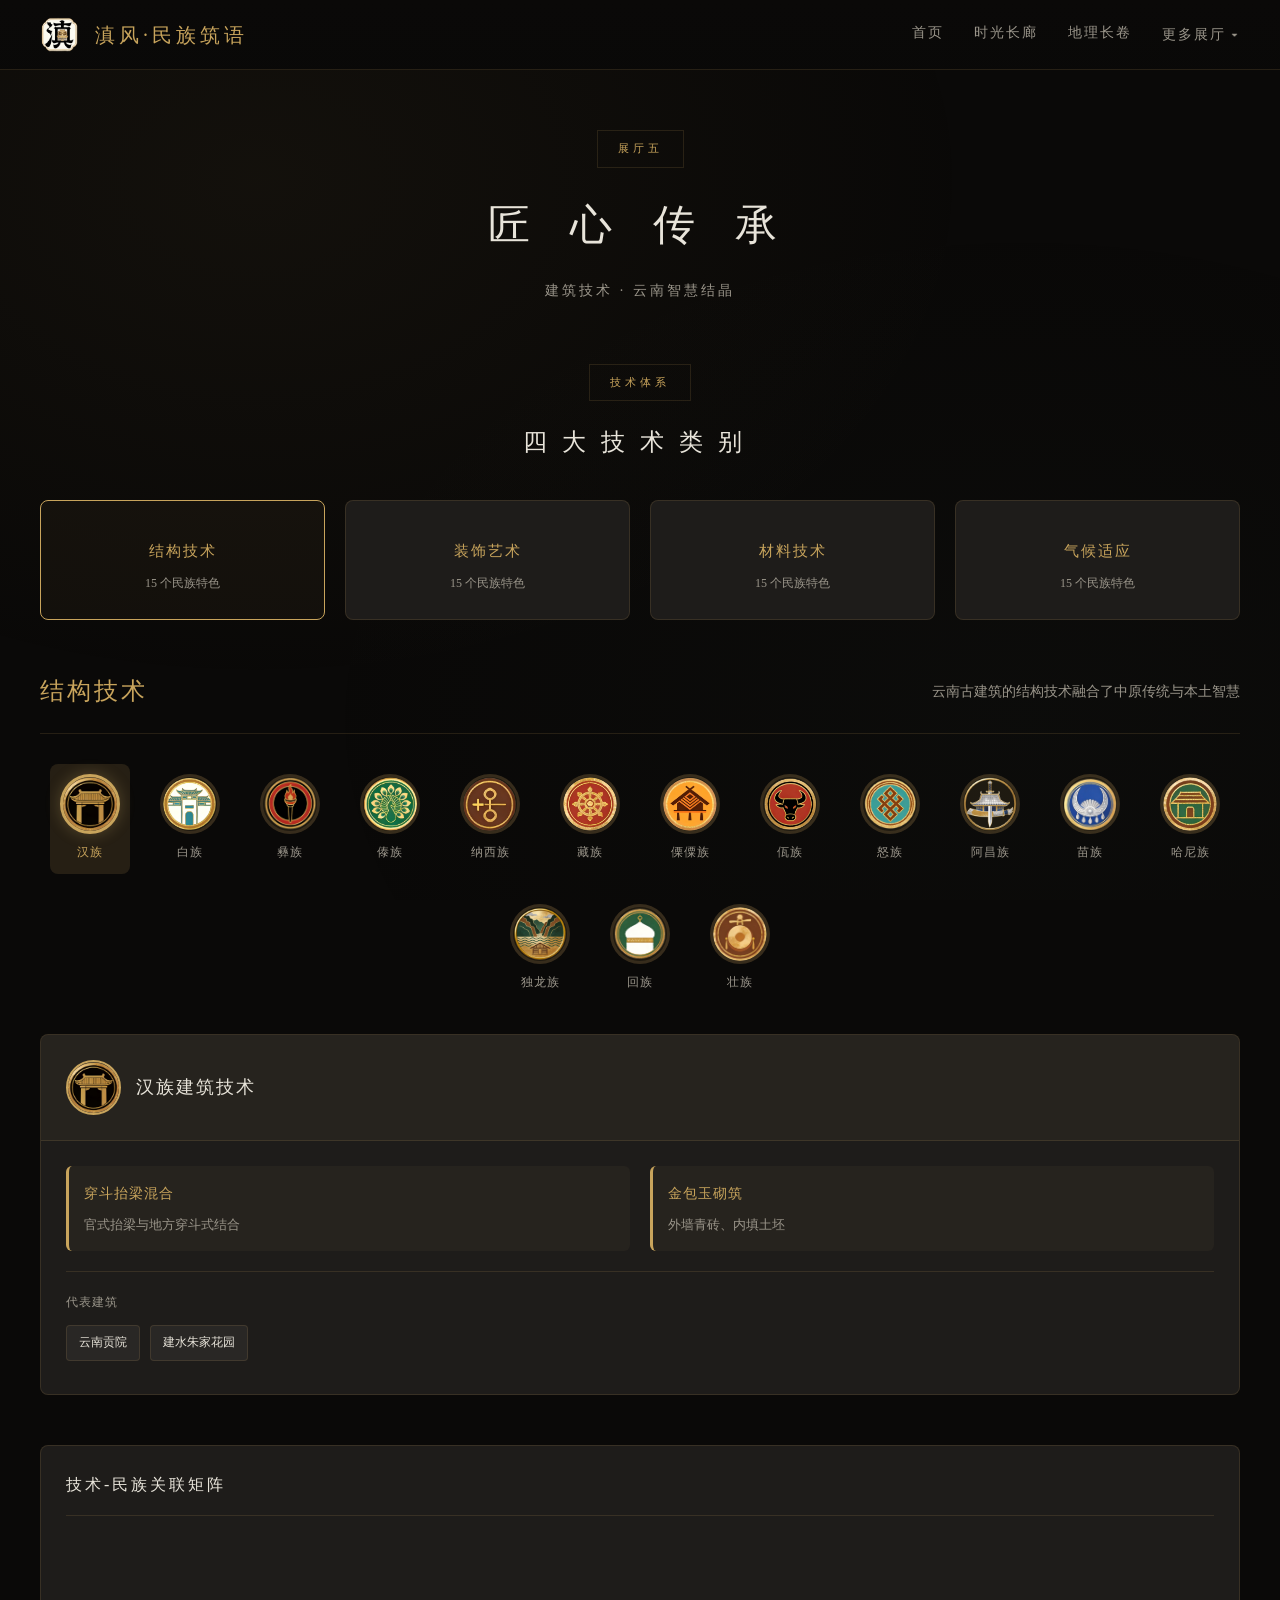
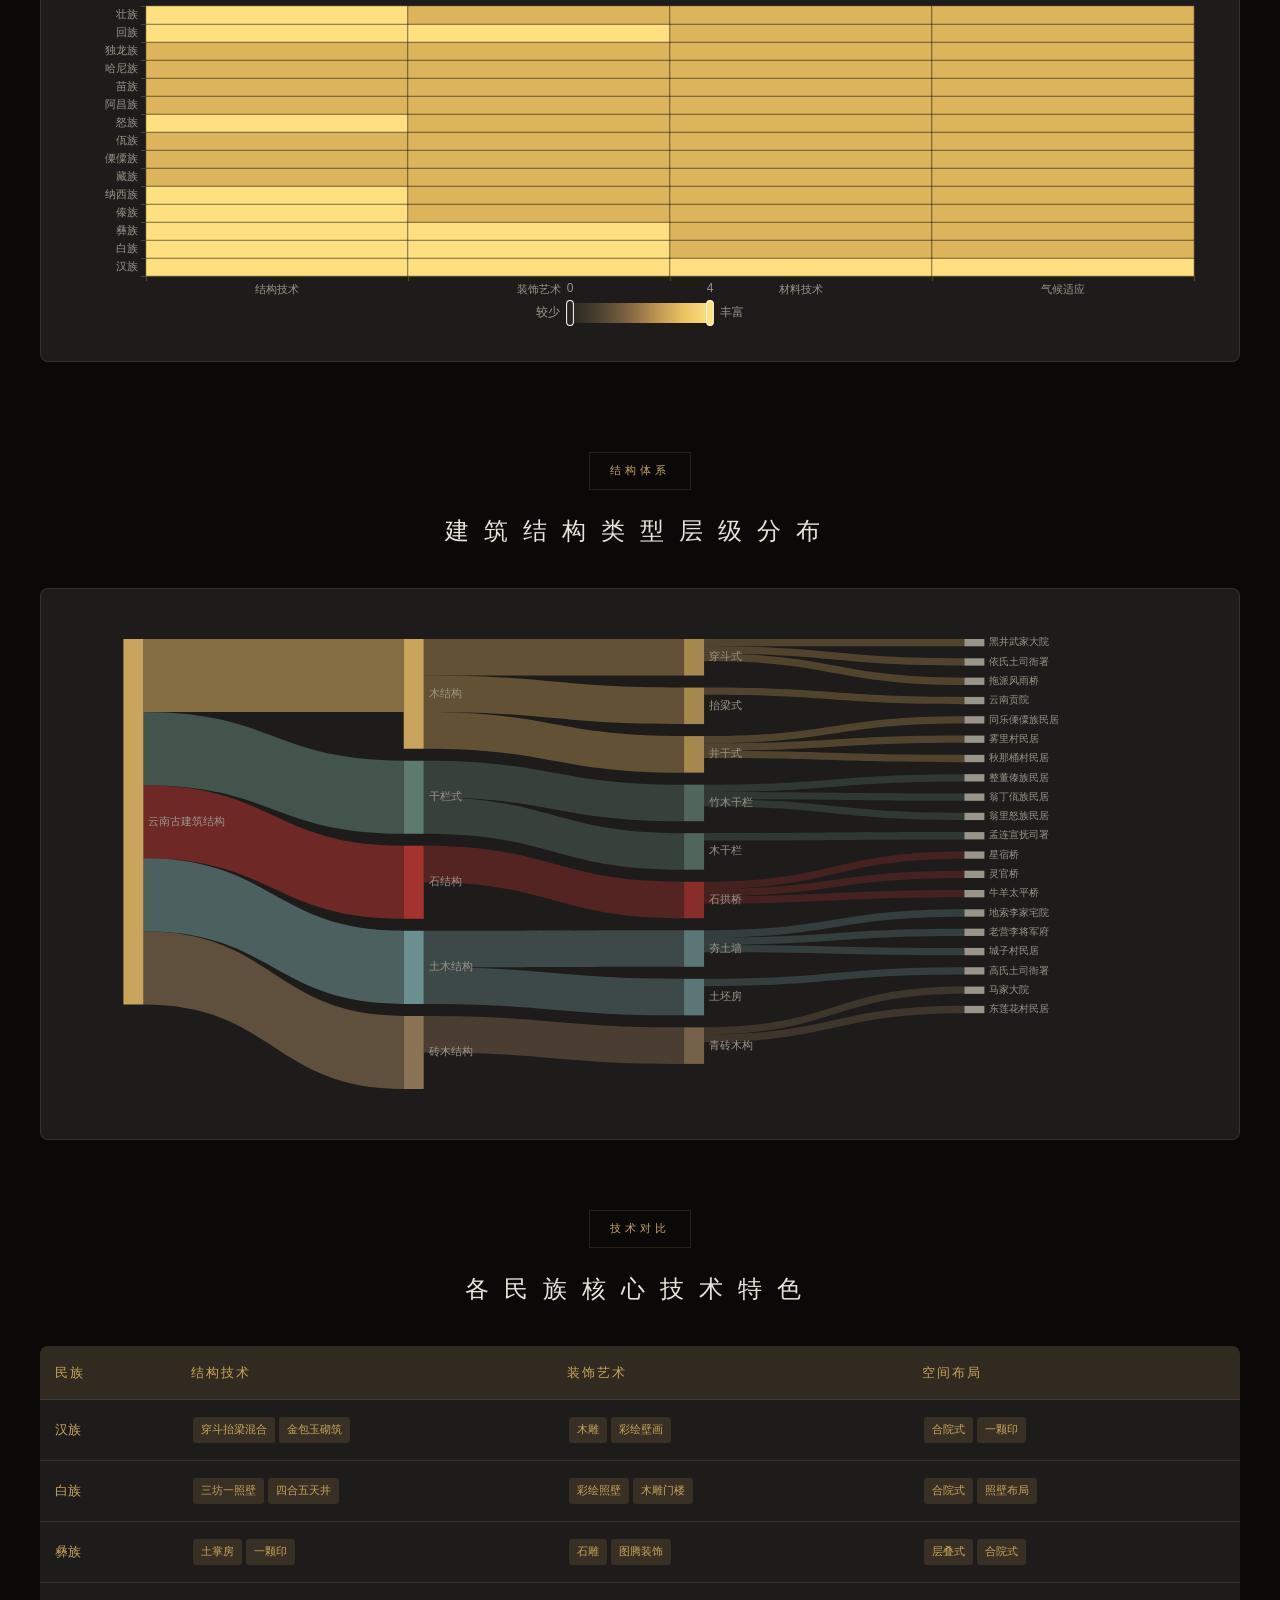
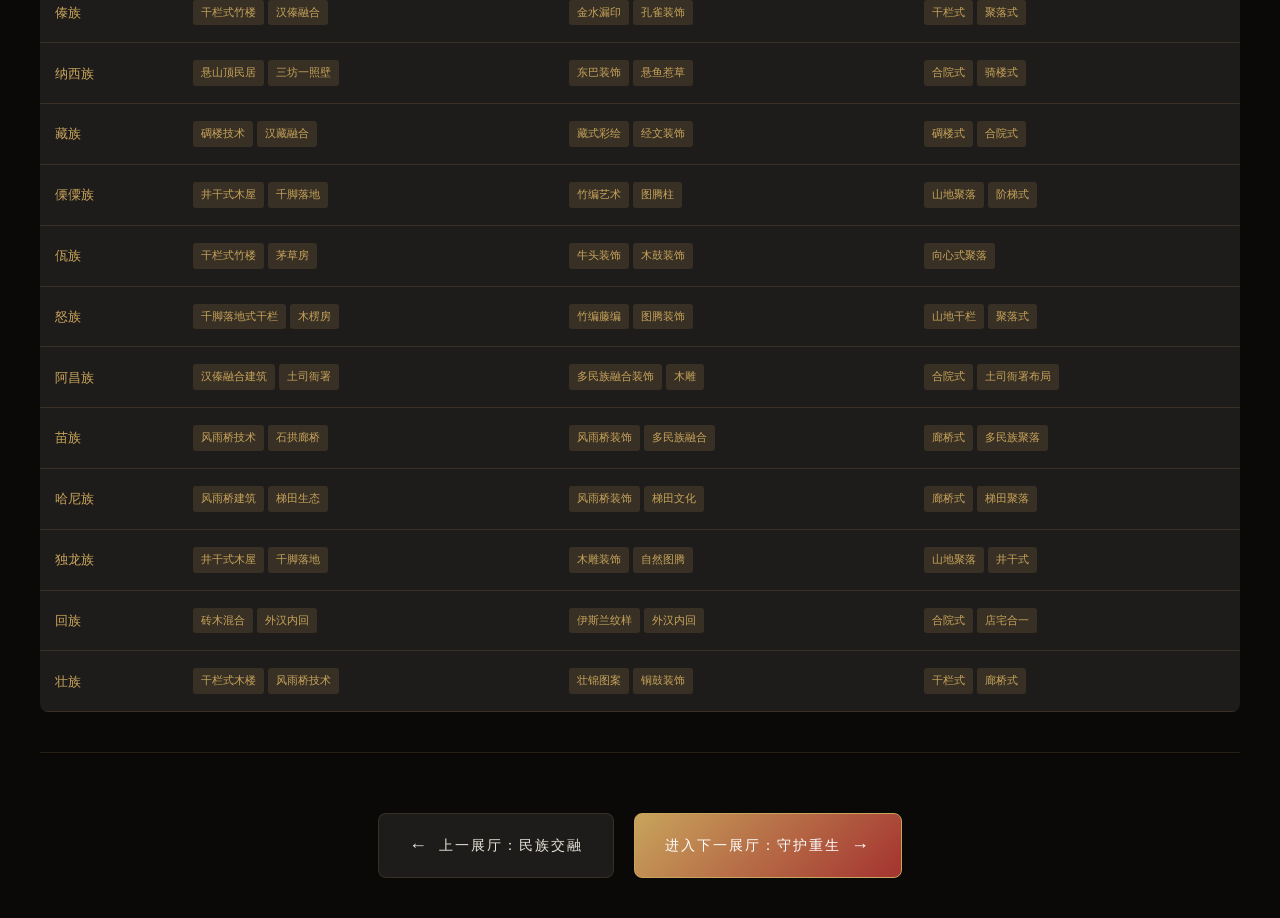
<file: hall-tech.html>
<!DOCTYPE html>
<html lang="zh-CN">
<head>
    <meta charset="UTF-8">
    <meta name="viewport" content="width=device-width, initial-scale=1.0">
    <title>匠心传承 - 滇风·民族筑语</title>
    <link rel="stylesheet" href="css/style.css">
    <script src="js/echarts.min.js"></script>
    <style>
        .tech-category-section { margin-bottom: 50px; }
        .tech-category-grid { display: grid; grid-template-columns: repeat(4, 1fr); gap: 20px; }
        .tech-category-card {
            background: var(--bg-card);
            border: 1px solid var(--border-dim);
            border-radius: 8px;
            padding: 25px;
            text-align: center;
            cursor: pointer;
            transition: all 0.3s;
        }
        .tech-category-card:hover, .tech-category-card.active {
            border-color: var(--gold);
            background: rgba(200, 164, 92, 0.05);
        }
        .tech-category-icon { font-size: 36px; margin-bottom: 12px; }
        .tech-category-name { font-size: 15px; color: var(--gold); letter-spacing: 2px; margin-bottom: 8px; }
        .tech-category-count { font-size: 12px; color: var(--text-dim); }
        .tech-detail-section { margin-bottom: 50px; }
        .tech-detail-header {
            display: flex;
            justify-content: space-between;
            align-items: center;
            margin-bottom: 30px;
            padding-bottom: 20px;
            border-bottom: 1px solid var(--border-dim);
        }
        .tech-detail-title { font-size: 24px; color: var(--gold); letter-spacing: 3px; }
        .tech-detail-desc { font-size: 14px; color: var(--text-dim); max-width: 600px; }
        .ethnic-selector { display: flex; justify-content: center; gap: 20px; margin-bottom: 30px; flex-wrap: wrap; }
        .ethnic-selector-item {
            display: flex;
            flex-direction: column;
            align-items: center;
            cursor: pointer;
            transition: all 0.3s;
            padding: 10px;
            border-radius: 8px;
        }
        .ethnic-selector-item:hover { background: rgba(200, 164, 92, 0.1); }
        .ethnic-selector-item.active { background: rgba(200, 164, 92, 0.15); }
        .ethnic-selector-icon {
            width: 60px;
            height: 60px;
            border-radius: 50%;
            border: 3px solid var(--border-dim);
            overflow: hidden;
            display: flex;
            align-items: center;
            justify-content: center;
            transition: all 0.3s;
            background: rgba(200, 164, 92, 0.1);
        }
        .ethnic-selector-item:hover .ethnic-selector-icon,
        .ethnic-selector-item.active .ethnic-selector-icon {
            border-color: var(--gold);
            box-shadow: 0 0 15px rgba(200, 164, 92, 0.3);
        }
        .ethnic-selector-icon img { width: 100%; height: 100%; object-fit: cover; }
        .ethnic-selector-name { margin-top: 8px; font-size: 12px; color: var(--text-dim); letter-spacing: 1px; transition: color 0.3s; }
        .ethnic-selector-item:hover .ethnic-selector-name,
        .ethnic-selector-item.active .ethnic-selector-name { color: var(--gold); }
        .ethnic-tech-card-container { position: relative; min-height: 300px; overflow: hidden; }
        .ethnic-tech-card {
            background: var(--bg-card);
            border: 1px solid var(--border-dim);
            border-radius: 8px;
            overflow: hidden;
            position: absolute;
            width: 100%;
            opacity: 0;
            transform: translateX(50px);
            transition: all 0.5s cubic-bezier(0.4, 0, 0.2, 1);
            pointer-events: none;
        }
        .ethnic-tech-card.active {
            opacity: 1;
            transform: translateX(0);
            pointer-events: auto;
            position: relative;
        }
        .ethnic-tech-card.exit-left { opacity: 0; transform: translateX(-50px); }
        .ethnic-tech-card.exit-right { opacity: 0; transform: translateX(50px); }
        .ethnic-tech-header {
            display: flex;
            align-items: center;
            gap: 15px;
            padding: 25px;
            background: rgba(200, 164, 92, 0.05);
            border-bottom: 1px solid var(--border-dim);
        }
        .ethnic-tech-icon { width: 55px; height: 55px; border-radius: 50%; border: 2px solid var(--gold); overflow: hidden; display: flex; align-items: center; justify-content: center; }
        .ethnic-tech-icon img { width: 100%; height: 100%; object-fit: cover; }
        .ethnic-tech-name { font-size: 18px; color: var(--text-light); letter-spacing: 2px; }
        .ethnic-tech-body { padding: 25px; }
        .ethnic-tech-features { display: grid; grid-template-columns: repeat(2, 1fr); gap: 20px; }
        .ethnic-tech-feature { padding: 15px; background: rgba(200, 164, 92, 0.05); border-radius: 6px; border-left: 3px solid var(--gold); }
        .ethnic-tech-feature-title { font-size: 14px; color: var(--gold); letter-spacing: 1px; margin-bottom: 8px; }
        .ethnic-tech-feature-desc { font-size: 13px; color: var(--text-dim); line-height: 1.7; }
        .ethnic-tech-buildings { margin-top: 20px; padding-top: 20px; border-top: 1px solid var(--border-dim); }
        .ethnic-tech-buildings-title { font-size: 12px; color: var(--text-dim); letter-spacing: 1px; margin-bottom: 12px; }
        .ethnic-tech-building-tag {
            display: inline-block;
            padding: 6px 12px;
            margin-right: 10px;
            margin-bottom: 8px;
            font-size: 12px;
            color: var(--text-light);
            background: rgba(255, 255, 255, 0.05);
            border-radius: 4px;
            border: 1px solid var(--border-dim);
            transition: all 0.3s;
        }
        .ethnic-tech-building-tag:hover { border-color: var(--gold); color: var(--gold); }
        @media (max-width: 768px) { .ethnic-tech-features { grid-template-columns: 1fr; } }
        .charts-section { display: grid; grid-template-columns: 1fr 1fr; gap: 30px; margin-bottom: 50px; }
        .chart-card { background: var(--bg-card); border: 1px solid var(--border-dim); border-radius: 8px; padding: 25px; }
        .chart-title { font-size: 16px; color: var(--text-light); letter-spacing: 3px; margin-bottom: 20px; padding-bottom: 15px; border-bottom: 1px solid var(--border-dim); }
        .tech-comparison-section { margin-top: 50px; }
        .tech-comparison-table { width: 100%; border-collapse: collapse; background: var(--bg-card); border-radius: 8px; overflow: hidden; }
        .tech-comparison-table th, .tech-comparison-table td { padding: 15px; text-align: left; border-bottom: 1px solid var(--border-dim); }
        .tech-comparison-table th { background: rgba(200, 164, 92, 0.1); color: var(--gold); font-size: 13px; letter-spacing: 2px; font-weight: 400; }
        .tech-comparison-table td { font-size: 13px; color: var(--text-light); }
        .tech-comparison-table tr:hover td { background: rgba(200, 164, 92, 0.03); }
        .tech-tag { display: inline-block; padding: 3px 8px; margin: 2px; font-size: 11px; background: rgba(200, 164, 92, 0.15); color: var(--gold); border-radius: 3px; }
        @media (max-width: 1200px) { .tech-category-grid { grid-template-columns: repeat(2, 1fr); } }
        @media (max-width: 768px) { .tech-category-grid { grid-template-columns: 1fr; } .charts-section { grid-template-columns: 1fr; } }

        /* 展厅导航按钮 */
        .hall-nav {
            display: flex;
            justify-content: center;
            align-items: center;
            gap: 20px;
            padding: 60px 0 40px;
            border-top: 1px solid var(--border-dim);
            margin-top: 40px;
        }

        .hall-nav-btn {
            display: flex;
            align-items: center;
            gap: 10px;
            padding: 15px 30px;
            background: var(--bg-card);
            border: 1px solid var(--border-dim);
            border-radius: 8px;
            color: var(--text-light);
            font-size: 14px;
            letter-spacing: 2px;
            cursor: pointer;
            transition: all 0.3s;
            text-decoration: none;
        }

        .hall-nav-btn:hover {
            border-color: var(--gold);
            background: rgba(200, 164, 92, 0.1);
            transform: translateY(-2px);
        }

        .hall-nav-btn.primary {
            background: linear-gradient(135deg, var(--gold), var(--vermillion));
            border-color: var(--gold);
            color: #fff;
        }

        .hall-nav-btn.primary:hover {
            box-shadow: 0 8px 25px rgba(200, 164, 92, 0.3);
        }

        .hall-nav-arrow {
            font-size: 18px;
        }
    </style>
</head>
<body>
    <nav class="navbar">
        <div class="nav-logo" onclick="navigateTo('home.html')">
            <div class="nav-logo-icon"><img src="assets/icons/icon.png" alt="滇"></div>
            <span class="nav-logo-text">滇风·民族筑语</span>
        </div>
        <div class="nav-links">
            <a href="javascript:void(0)" class="nav-link" onclick="navigateTo('home.html')">首页</a>
            <a href="javascript:void(0)" class="nav-link" onclick="navigateTo('hall-timeline.html')">时光长廊</a>
            <a href="javascript:void(0)" class="nav-link" onclick="navigateTo('hall-map.html')">地理长卷</a>
            <div class="nav-dropdown">
                <span class="nav-link">更多展厅 ▾</span>
                <div class="nav-dropdown-menu">
                    <a href="javascript:void(0)" onclick="navigateTo('hall-types.html')">建筑万象</a>
                    <a href="javascript:void(0)" onclick="navigateTo('hall-ethnic.html')">民族交融</a>
                    <a href="javascript:void(0)" onclick="navigateTo('hall-tech.html')">匠心传承</a>
                    <a href="javascript:void(0)" onclick="navigateTo('hall-protection.html')">守护重生</a>
                    <a href="javascript:void(0)" onclick="navigateTo('hall-insights.html')">回望·尾声</a>
                    <a href="javascript:void(0)" onclick="navigateTo('hall-gallery.html')">建筑图鉴</a>
                </div>
            </div>
        </div>
    </nav>

    <main class="main-content">
        <div class="container">
            <div class="section-header">
                <div class="section-badge">展厅五</div>
                <h1 class="section-title">匠 心 传 承</h1>
                <p class="section-subtitle">建筑技术 · 云南智慧结晶</p>
            </div>

            <div class="tech-category-section">
                <div class="section-header" style="padding: 20px 0;">
                    <div class="section-badge">技术体系</div>
                    <h2 class="section-title" style="font-size: 24px;">四大技术类别</h2>
                </div>
                <div class="tech-category-grid" id="techCategoryGrid"></div>
            </div>

            <div class="tech-detail-section" id="techDetailSection"></div>

            <div class="charts-section">
                <div class="chart-card" style="grid-column: span 2;">
                    <div class="chart-title">技术-民族关联矩阵</div>
                    <div id="techEthnicMatrix" style="height: 400px;"></div>
                </div>
            </div>
            
            <div class="section-header" style="padding: 40px 0 20px;">
                <div class="section-badge">结构体系</div>
                <h2 class="section-title" style="font-size: 24px;">建筑结构类型层级分布</h2>
            </div>
            <div class="chart-card" style="margin-bottom: 50px;">
                <div id="structureChart" style="height: 500px;"></div>
            </div>

            <div class="tech-comparison-section">
                <div class="section-header" style="padding: 20px 0;">
                    <div class="section-badge">技术对比</div>
                    <h2 class="section-title" style="font-size: 24px;">各民族核心技术特色</h2>
                </div>
                <table class="tech-comparison-table" id="techComparisonTable">
                    <thead>
                        <tr><th>民族</th><th>结构技术</th><th>装饰艺术</th><th>空间布局</th></tr>
                    </thead>
                    <tbody></tbody>
                </table>
            </div>

            <!-- 展厅导航 -->
            <div class="hall-nav">
                <a href="javascript:void(0)" class="hall-nav-btn" onclick="navigateTo('hall-ethnic.html')">
                    <span class="hall-nav-arrow">←</span>
                    <span>上一展厅：民族交融</span>
                </a>
                <a href="javascript:void(0)" class="hall-nav-btn primary" onclick="navigateTo('hall-protection.html')">
                    <span>进入下一展厅：守护重生</span>
                    <span class="hall-nav-arrow">→</span>
                </a>
            </div>
        </div>
    </main>

    <script src="js/data.js"></script>
    <script>
        // iframe内导航函数 - 通过postMessage保持音乐播放
        function navigateTo(url) {
            if (window.parent && window.parent !== window) {
                window.parent.postMessage({ type: 'navigate', url: url }, '*');
            } else {
                window.location.href = url;
            }
        }

        const buildings = BUILDINGS || [];

        // 技术类别数据 - 基于实际建筑数据
        const techCategories = {
            'structure': {
                name: '结构技术',
                desc: '云南古建筑的结构技术融合了中原传统与本土智慧',
                ethnicTechs: {
                    '汉族': { features: [{ title: '穿斗抬梁混合', desc: '官式抬梁与地方穿斗式结合' }, { title: '金包玉砌筑', desc: '外墙青砖、内填土坯' }], buildings: ['云南贡院', '建水朱家花园'] },
                    '白族': { features: [{ title: '三坊一照壁', desc: '三面房屋围合，照壁正对主房' }, { title: '四合五天井', desc: '四房围合形成五个天井' }], buildings: ['喜洲白族古建築群', '诺邓白族乡土建筑群'] },
                    '彝族': { features: [{ title: '土掌房技术', desc: '平顶土坯房，层层叠叠' }, { title: '一颗印布局', desc: '方形平面，四房围合' }], buildings: ['城子村民居', '高氏士司衙署'] },
                    '傣族': { features: [{ title: '干栏式竹楼', desc: '高脚木楼，防潮防虫' }, { title: '汉傣融合', desc: '孟连宣抚司署干栏式结构融入汉族官署形制' }], buildings: ['整董傣族传统民居建筑群', '孟连宣抚司署'] },
                    '纳西族': { features: [{ title: '悬山顶民居', desc: '屋顶出檐深远，保护墙体' }, { title: '三坊一照壁', desc: '纳西族适应高原坝区的合院布局' }], buildings: ['方国瑜故居', '宝山石头城'] },
                    '藏族': { features: [{ title: '碉楼技术', desc: '石砌高碉，防御与居住一体' }, { title: '汉藏融合', desc: '中心镇公堂藏式碉楼融合汉式官署' }], buildings: ['中心镇公堂'] },
                    '傈僳族': { features: [{ title: '井干式木屋', desc: '圆木叠砌，榫卯连接' }, { title: '千脚落地', desc: '多柱支撑，适应陡坡地形' }], buildings: ['同乐傈僳族传统民居建筑群'] },
                    '佤族': { features: [{ title: '干栏式竹楼', desc: '竹木结构，底层架空' }, { title: '茅草房技术', desc: '茅草盖顶，竹编墙体' }], buildings: ['翁丁佤族传统民居建筑群'] },
                    '怒族': { features: [{ title: '千脚落地式干栏', desc: '多柱支撑的高脚楼' }, { title: '木楞房技术', desc: '圆木井干式垒砌墙体' }], buildings: ['翁里怒族传统民居建筑群', '秋那桶怒族传统民居建筑群'] },
                    '阿昌族': { features: [{ title: '汉傣融合建筑', desc: '南甸宣抚司署融合多民族风格' }, { title: '土司衙署技术', desc: '穿斗式与抬梁式结合' }], buildings: ['南甸宣抚司署'] },
                    '苗族': { features: [{ title: '风雨桥技术', desc: '保兴桥融合壮族、苗族风雨桥技艺' }, { title: '石拱廊桥', desc: '三孔石拱廊桥，穿斗式木结构廊屋' }], buildings: ['保兴桥'] },
                    '哈尼族': { features: [{ title: '风雨桥建筑', desc: '泗涧桥阁融合汉族风雨桥与哈尼族文化' }, { title: '梯田生态建筑', desc: '与梯田农业生态系统深度结合' }], buildings: ['泗涧桥阁'] },
                    '独龙族': { features: [{ title: '井干式木屋', desc: '圆木叠砌，适应峡谷气候' }, { title: '千脚落地', desc: '多柱支撑干栏式建筑' }], buildings: ['迪麻洛民族混合传统民居建筑群'] },
                    '回族': { features: [{ title: '砖木混合', desc: '青砖砌墙，木构架屋顶' }, { title: '外汉内回', desc: '马家大院汉族形制融入伊斯兰文化' }], buildings: ['马家大院', '东莲花村民居'] },
                    '壮族': { features: [{ title: '干栏式木楼', desc: '全楼居式，木结构为主' }, { title: '风雨桥技术', desc: '拖派风雨桥穿斗式木构架廊桥' }], buildings: ['拖派风雨桥', '保兴桥'] }
                }
            },
            'decoration': {
                name: '装饰艺术',
                desc: '云南古建筑的装饰艺术丰富多彩，体现了各民族的审美追求',
                ethnicTechs: {
                    '汉族': { features: [{ title: '木雕装饰', desc: '门窗、梁枋精雕细琢' }, { title: '彩绘壁画', desc: '传统彩绘工艺' }], buildings: ['建水朱家花园', '云南贡院'] },
                    '白族': { features: [{ title: '彩绘照壁', desc: '照壁彩绘精美，工艺精湛' }, { title: '木雕门楼', desc: '门楼木雕繁复华丽' }], buildings: ['喜洲白族古建築群', '诺邓白族乡土建筑群'] },
                    '傣族': { features: [{ title: '金水漏印', desc: '佛寺金水图案，漏印技法' }, { title: '孔雀装饰', desc: '孔雀造型装饰，傣族文化象征' }], buildings: ['整董傣族传统民居建筑群'] },
                    '纳西族': { features: [{ title: '东巴装饰', desc: '东巴文字与图案融入建筑装饰' }, { title: '悬鱼惹草', desc: '博风板装饰' }], buildings: ['方国瑜故居'] },
                    '彝族': { features: [{ title: '石雕装饰', desc: '门墩、柱础石雕' }, { title: '图腾装饰', desc: '虎、鹰等图腾元素' }], buildings: ['城子村民居', '高氏士司衙署'] },
                    '藏族': { features: [{ title: '藏式彩绘', desc: '寺院彩绘，色彩浓烈' }, { title: '经文装饰', desc: '经文、吉祥图案装饰门窗' }], buildings: ['中心镇公堂'] },
                    '傈僳族': { features: [{ title: '竹编艺术', desc: '竹编图案装饰室内外' }, { title: '图腾柱', desc: '木雕图腾柱' }], buildings: ['同乐傈僳族传统民居建筑群'] },
                    '佤族': { features: [{ title: '牛头装饰', desc: '牛头造型象征财富与地位' }, { title: '木鼓装饰', desc: '木鼓图案融入建筑装饰' }], buildings: ['翁丁佤族传统民居建筑群'] },
                    '怒族': { features: [{ title: '竹编藤编', desc: '竹藤编织图案装饰' }, { title: '图腾装饰', desc: '自然图腾元素' }], buildings: ['翁里怒族传统民居建筑群'] },
                    '回族': { features: [{ title: '伊斯兰纹样', desc: '阿拉伯几何纹样装饰' }, { title: '外汉内回', desc: '装饰融入伊斯兰文化禁忌与审美' }], buildings: ['马家大院', '东莲花村民居'] },
                    '壮族': { features: [{ title: '壮锦图案', desc: '壮锦纹样装饰室内' }, { title: '铜鼓装饰', desc: '铜鼓图案象征权力' }], buildings: ['拖派风雨桥'] },
                    '阿昌族': { features: [{ title: '汉傣阿昌融合', desc: '南甸宣抚司署装饰融合多民族风格' }, { title: '土司衙署装饰', desc: '雕梁画栋，精美木雕' }], buildings: ['南甸宣抚司署'] },
                    '苗族': { features: [{ title: '风雨桥装饰', desc: '保兴桥融合苗族装饰技艺' }, { title: '多民族装饰', desc: '壮族廊桥文化基底，苗族装饰细节' }], buildings: ['保兴桥'] },
                    '哈尼族': { features: [{ title: '风雨桥装饰', desc: '泗涧桥阁融合哈尼族装饰元素' }, { title: '梯田文化装饰', desc: '与梯田农业文化相关的装饰' }], buildings: ['泗涧桥阁'] },
                    '独龙族': { features: [{ title: '木雕装饰', desc: '简单的木雕图案' }, { title: '自然图腾', desc: '自然崇拜相关的装饰元素' }], buildings: ['迪麻洛民族混合传统民居建筑群'] }
                }
            },
            'material': {
                name: '材料技术',
                desc: '云南古建筑善用本地材料，形成了适应地域的材料技术体系',
                ethnicTechs: {
                    '汉族': { features: [{ title: '青砖砌筑', desc: '本地烧制青砖，耐久性好' }, { title: '空斗墙技术', desc: '砖砌空斗墙，隔热性能好' }], buildings: ['建水文庙', '朱家花园'] },
                    '白族': { features: [{ title: '大理石运用', desc: '本地大理石用于台基、栏杆' }, { title: '青瓦灰砖', desc: '白族民居统一色调' }], buildings: ['喜洲古建筑群'] },
                    '彝族': { features: [{ title: '土坯砌筑', desc: '本地红土制坯，保温性好' }, { title: '毛石砌筑', desc: '山地石材用于墙体基础' }], buildings: ['城子村民居'] },
                    '傣族': { features: [{ title: '竹材运用', desc: '优质竹材用于楼板、墙体' }, { title: '茅草屋顶', desc: '茅草盖顶，隔热防雨' }], buildings: ['整董傣族传统民居建筑群'] },
                    '纳西族': { features: [{ title: '木材运用', desc: '优质松木用于梁柱、门窗' }, { title: '青瓦屋顶', desc: '青瓦覆盖，耐久美观' }], buildings: ['方国瑜故居'] },
                    '藏族': { features: [{ title: '石材砌筑', desc: '花岗岩、片麻岩砌墙' }, { title: '夯土技术', desc: '夯土墙体，保温隔热' }], buildings: ['中心镇公堂'] },
                    '傈僳族': { features: [{ title: '圆木叠砌', desc: '松木圆木横向叠砌' }, { title: '竹编墙体', desc: '竹编夹泥墙' }], buildings: ['同乐傈僳族传统民居建筑群'] },
                    '佤族': { features: [{ title: '竹木结构', desc: '竹木混合搭建' }, { title: '茅草覆盖', desc: '茅草屋顶，轻便实用' }], buildings: ['翁丁佤族传统民居建筑群'] },
                    '怒族': { features: [{ title: '木板材', desc: '木板墙、木地板' }, { title: '竹编材料', desc: '竹编墙体、隔断' }], buildings: ['翁里怒族传统民居建筑群'] },
                    '回族': { features: [{ title: '青砖材料', desc: '青砖砌筑墙体' }, { title: '木构架', desc: '木构架支撑屋顶' }], buildings: ['马家大院'] },
                    '壮族': { features: [{ title: '杉木结构', desc: '杉木柱梁，榫卯连接' }, { title: '树皮屋顶', desc: '杉树皮盖顶' }], buildings: ['拖派风雨桥'] },
                    '阿昌族': { features: [{ title: '砖木材料', desc: '青砖与木材结合' }, { title: '土司衙署材料', desc: '土木结构，青瓦屋顶' }], buildings: ['南甸宣抚司署'] },
                    '苗族': { features: [{ title: '石木材料', desc: '保兴桥采用石材与木材结合' }, { title: '风雨桥材料', desc: '石拱桥身与木构廊屋' }], buildings: ['保兴桥'] },
                    '哈尼族': { features: [{ title: '木石材料', desc: '泗涧桥阁采用木材与石材' }, { title: '风雨桥材料', desc: '传统风雨桥建筑材料' }], buildings: ['泗涧桥阁'] },
                    '独龙族': { features: [{ title: '原木材料', desc: '圆木井干式叠砌' }, { title: '木板石板', desc: '木板墙体、石板屋顶' }], buildings: ['迪麻洛民族混合传统民居建筑群'] }
                }
            },
            'climate': {
                name: '气候适应',
                desc: '云南地形气候复杂多样，古建筑形成了适应不同环境的建造智慧',
                ethnicTechs: {
                    '汉族': { features: [{ title: '天井通风', desc: '合院天井组织自然通风' }, { title: '高墙防晒', desc: '高墙小窗，减少太阳辐射' }], buildings: ['建水民居', '昆明民居'] },
                    '白族': { features: [{ title: '照壁挡风', desc: '照壁可阻挡冷风' }, { title: '挑檐遮阳', desc: '深远挑檐遮挡夏季阳光' }], buildings: ['喜洲白族民居'] },
                    '傣族': { features: [{ title: '干栏防潮', desc: '底层架空，防潮防虫' }, { title: '陡坡屋顶', desc: '陡坡便于排水，适应多雨' }], buildings: ['傣族竹楼'] },
                    '藏族': { features: [{ title: '厚墙保温', desc: '石砌厚墙，冬季保暖' }, { title: '小窗防风', desc: '小窗减少热量散失' }], buildings: ['藏式民居'] },
                    '纳西族': { features: [{ title: '悬山防雨', desc: '悬山屋顶便于排水' }, { title: '骑楼避雨', desc: '沿街骑楼，雨天行走方便' }], buildings: ['丽江古城'] },
                    '彝族': { features: [{ title: '平顶晒粮', desc: '土掌房平顶可晒粮食' }, { title: '厚墙保温', desc: '土坯厚墙，冬暖夏凉' }], buildings: ['城子村民居'] },
                    '傈僳族': { features: [{ title: '井干式保暖', desc: '圆木墙体保暖性好' }, { title: '多柱稳固', desc: '多柱支撑，抗震防风' }], buildings: ['同乐傈僳族传统民居建筑群'] },
                    '佤族': { features: [{ title: '架空防潮', desc: '底层架空，防潮防虫' }, { title: '茅草隔热', desc: '茅草屋顶隔热' }], buildings: ['翁丁佤族传统民居建筑群'] },
                    '怒族': { features: [{ title: '干栏适应', desc: '高脚楼适应山地潮湿' }, { title: '陡坡排水', desc: '陡坡屋顶快速排水' }], buildings: ['翁里怒族传统民居建筑群'] },
                    '回族': { features: [{ title: '合院通风', desc: '合院布局利于通风' }, { title: '拱券稳固', desc: '拱券结构抗震' }], buildings: ['马家大院'] },
                    '壮族': { features: [{ title: '干栏防潮', desc: '底层架空防潮' }, { title: '挑檐遮阳', desc: '深远挑檐遮阳' }], buildings: ['拖派风雨桥'] },
                    '阿昌族': { features: [{ title: '架空通风', desc: '底层架空通风防潮' }, { title: '合院采光', desc: '合院布局采光好' }], buildings: ['南甸宣抚司署'] },
                    '苗族': { features: [{ title: '风雨桥遮蔽', desc: '保兴桥廊屋遮风挡雨' }, { title: '多民族适应', desc: '适应滇东南多雨气候' }], buildings: ['保兴桥'] },
                    '哈尼族': { features: [{ title: '风雨桥适应', desc: '泗涧桥阁适应多雨气候' }, { title: '梯田生态', desc: '与梯田生态系统协调' }], buildings: ['泗涧桥阁'] },
                    '独龙族': { features: [{ title: '井干保暖', desc: '圆木墙体保暖' }, { title: '峡谷适应', desc: '适应怒江峡谷气候' }], buildings: ['迪麻洛民族混合传统民居建筑群'] }
                }
            }
        };

        let currentCategory = 'structure';
        let currentEthnic = null;
        let previousEthnicIndex = 0;

        function renderTechCategories() {
            const grid = document.getElementById('techCategoryGrid');
            grid.innerHTML = Object.entries(techCategories).map(([key, cat]) => 
                '<div class="tech-category-card ' + (key === currentCategory ? 'active' : '') + '" data-category="' + key + '">' +
                '<div class="tech-category-icon"></div>' +
                '<div class="tech-category-name">' + cat.name + '</div>' +
                '<div class="tech-category-count">' + Object.keys(cat.ethnicTechs).length + ' 个民族特色</div></div>'
            ).join('');
            grid.querySelectorAll('.tech-category-card').forEach(card => {
                card.addEventListener('click', function() {
                    currentCategory = this.dataset.category;
                    grid.querySelectorAll('.tech-category-card').forEach(c => c.classList.remove('active'));
                    this.classList.add('active');
                    renderTechDetail();
                });
            });
        }

        function renderTechDetail() {
            const section = document.getElementById('techDetailSection');
            const cat = techCategories[currentCategory];
            const ethnics = Object.keys(cat.ethnicTechs);
            if (!currentEthnic || !ethnics.includes(currentEthnic)) { currentEthnic = ethnics[0]; previousEthnicIndex = 0; }
            section.innerHTML = 
                '<div class="tech-detail-header"><div class="tech-detail-title">' + cat.name + '</div>' +
                '<div class="tech-detail-desc">' + cat.desc + '</div></div>' +
                '<div class="ethnic-selector">' + ethnics.map((ethnic, index) => 
                    '<div class="ethnic-selector-item ' + (ethnic === currentEthnic ? 'active' : '') + '" data-ethnic="' + ethnic + '" data-index="' + index + '">' +
                    '<div class="ethnic-selector-icon">' + getEthnicIcon(ethnic) + '</div>' +
                    '<div class="ethnic-selector-name">' + ethnic + '</div></div>'
                ).join('') + '</div>' +
                '<div class="ethnic-tech-card-container">' + ethnics.map((ethnic, index) => 
                    '<div class="ethnic-tech-card ' + (ethnic === currentEthnic ? 'active' : '') + '" data-ethnic="' + ethnic + '" data-index="' + index + '">' +
                    '<div class="ethnic-tech-header"><div class="ethnic-tech-icon">' + getEthnicIcon(ethnic) + '</div>' +
                    '<div class="ethnic-tech-name">' + ethnic + '建筑技术</div></div>' +
                    '<div class="ethnic-tech-body"><div class="ethnic-tech-features">' + 
                    cat.ethnicTechs[ethnic].features.map(f => 
                        '<div class="ethnic-tech-feature"><div class="ethnic-tech-feature-title">' + f.title + '</div>' +
                        '<div class="ethnic-tech-feature-desc">' + f.desc + '</div></div>'
                    ).join('') + '</div>' +
                    '<div class="ethnic-tech-buildings"><div class="ethnic-tech-buildings-title">代表建筑</div>' +
                    cat.ethnicTechs[ethnic].buildings.map(b => '<span class="ethnic-tech-building-tag">' + b + '</span>').join('') + '</div></div></div>'
                ).join('') + '</div>';
            section.querySelectorAll('.ethnic-selector-item').forEach(item => {
                item.addEventListener('click', function() {
                    const newEthnic = this.dataset.ethnic;
                    const newIndex = parseInt(this.dataset.index);
                    if (newEthnic === currentEthnic) return;
                    section.querySelectorAll('.ethnic-selector-item').forEach(s => s.classList.remove('active'));
                    this.classList.add('active');
                    switchEthnicCard(currentEthnic, newEthnic, previousEthnicIndex, newIndex);
                    currentEthnic = newEthnic;
                    previousEthnicIndex = newIndex;
                });
            });
        }

        function switchEthnicCard(oldEthnic, newEthnic, oldIndex, newIndex) {
            const container = document.querySelector('.ethnic-tech-card-container');
            const oldCard = container.querySelector('.ethnic-tech-card[data-ethnic="' + oldEthnic + '"]');
            const newCard = container.querySelector('.ethnic-tech-card[data-ethnic="' + newEthnic + '"]');
            if (!oldCard || !newCard) return;
            const direction = newIndex > oldIndex ? 'left' : 'right';
            oldCard.classList.remove('active');
            oldCard.classList.add(direction === 'left' ? 'exit-left' : 'exit-right');
            newCard.classList.remove('exit-left', 'exit-right');
            newCard.classList.add('active');
            setTimeout(() => { oldCard.classList.remove('exit-left', 'exit-right'); }, 500);
        }

        function getEthnicIcon(ethnic) {
            const iconPaths = {
                '汉族': 'assets/images/ethnic/汉族.png', '白族': 'assets/images/ethnic/白族.png',
                '彝族': 'assets/images/ethnic/彝族.png', '傣族': 'assets/images/ethnic/傣族.png',
                '纳西族': 'assets/images/ethnic/纳西族.png', '藏族': 'assets/images/ethnic/藏族.png',
                '回族': 'assets/images/ethnic/回族.png', '壮族': 'assets/images/ethnic/壮族.png',
                '哈尼族': 'assets/images/ethnic/哈尼族.png', '傈僳族': 'assets/images/ethnic/傈僳族.png',
                '苗族': 'assets/images/ethnic/苗族.png', '佤族': 'assets/images/ethnic/佤族.png',
                '怒族': 'assets/images/ethnic/怒族.png', '阿昌族': 'assets/images/ethnic/阿昌族.png',
                '独龙族': 'assets/images/ethnic/独龙族.png'
            };
            const path = iconPaths[ethnic] || 'assets/images/ethnic/汉族.png';
            return '<img src="' + path + '" alt="' + ethnic + '" onerror="this.style.display=\'none\'">';
        }

        function initMatrixChart() {
            const chart = echarts.init(document.getElementById('techEthnicMatrix'));
            const techTypes = ['结构技术', '装饰艺术', '材料技术', '气候适应'];
            const ethnicSet = new Set();
            Object.values(techCategories).forEach(cat => { Object.keys(cat.ethnicTechs).forEach(ethnic => ethnicSet.add(ethnic)); });
            const ethnics = Array.from(ethnicSet);
            
            // 计算每个民族在每个技术类别的实际数量
            const matrixData = {};
            ethnics.forEach(ethnic => { matrixData[ethnic] = {}; techTypes.forEach(tech => { matrixData[ethnic][tech] = 0; }); });
            
            Object.entries(techCategories).forEach(([key, cat]) => {
                const techName = cat.name;
                Object.entries(cat.ethnicTechs).forEach(([ethnic, data]) => {
                    if (matrixData[ethnic]) { 
                        // 数量 = 特色数量 + 建筑数量
                        matrixData[ethnic][techName] = data.features.length + data.buildings.length; 
                    }
                });
            });
            
            // 找出最大值用于归一化
            let maxCount = 0;
            ethnics.forEach(ethnic => { 
                techTypes.forEach(tech => { 
                    if (matrixData[ethnic][tech] > maxCount) maxCount = matrixData[ethnic][tech]; 
                }); 
            });
            
            // 构建热力图数据 - 使用实际数量作为值
            const data = [];
            ethnics.forEach((ethnic, i) => { 
                techTypes.forEach((tech, j) => { 
                    const count = matrixData[ethnic][tech]; 
                    data.push([j, i, count]); 
                }); 
            });
            
            chart.setOption({
                backgroundColor: 'transparent',
                tooltip: { 
                    formatter: function(params) { 
                        const d = params.data; 
                        const ethnic = ethnics[d[1]]; 
                        const tech = techTypes[d[0]]; 
                        return '<strong style="color:#c8a45c">' + ethnic + '</strong> - ' + tech + '<br/>特色数量: ' + d[2]; 
                    } 
                },
                grid: { top: 70, right: 20, bottom: 60, left: 80 },
                xAxis: { 
                    type: 'category', 
                    data: techTypes, 
                    axisLine: { lineStyle: { color: 'rgba(200, 164, 92, 0.3)' } }, 
                    axisLabel: { color: '#9a958a', fontSize: 11 }, 
                    splitLine: { show: true, lineStyle: { color: 'rgba(200, 164, 92, 0.1)' } } 
                },
                yAxis: { 
                    type: 'category', 
                    data: ethnics, 
                    axisLine: { lineStyle: { color: 'rgba(200, 164, 92, 0.3)' } }, 
                    axisLabel: { color: '#9a958a', fontSize: 11 }, 
                    splitLine: { show: true, lineStyle: { color: 'rgba(200, 164, 92, 0.1)' } } 
                },
                visualMap: { 
                    min: 0, 
                    max: maxCount, 
                    calculable: true, 
                    orient: 'horizontal', 
                    left: 'center', 
                    bottom: 5, 
                    inRange: { 
                        color: ['#2a2520', '#4a4030', '#7a6040', '#b89050', '#e8c060', '#ffe080'] 
                    }, 
                    textStyle: { color: '#9a958a' }, 
                    text: ['丰富', '较少'] 
                },
                series: [{ 
                    type: 'heatmap', 
                    data: data, 
                    label: { 
                        show: false
                    }, 
                    itemStyle: { 
                        borderColor: 'rgba(10, 9, 8, 0.5)', 
                        borderWidth: 1 
                    }, 
                    emphasis: { 
                        itemStyle: { 
                            shadowBlur: 10,
                            borderColor: '#c8a45c',
                            borderWidth: 2
                        } 
                    } 
                }]
            });
            return chart;
        }

        function initStructureChart() {
            const chart = echarts.init(document.getElementById('structureChart'));
            const structureData = {
                '木结构': { color: '#c8a45c', subTypes: { '穿斗式': { buildings: ['黑井武家大院', '依氏土司衙署', '拖派风雨桥', '陈氏民居', '南甸宣抚司署'] }, '抬梁式': { buildings: ['云南贡院', '黑井武家大院'] }, '井干式': { buildings: ['同乐傈僳族民居', '雾里村民居', '秋那桶村民居', '迪麻洛村民居'] } } },
                '干栏式': { color: '#5d7a6e', subTypes: { '竹木干栏': { buildings: ['整董傣族民居', '翁丁佤族民居', '翁里怒族民居'] }, '木干栏': { buildings: ['孟连宣抚司署', '雾里村民居', '秋那桶村民居'] } } },
                '石结构': { color: '#a43330', subTypes: { '石拱桥': { buildings: ['星宿桥', '灵官桥', '牛羊太平桥', '双龙桥', '天缘桥', '保兴桥'] } } },
                '土木结构': { color: '#6b8e8e', subTypes: { '夯土墙': { buildings: ['地索李家宅院', '老营李将军府', '城子村民居'] }, '土坯房': { buildings: ['城子村民居', '高氏土司衙署'] } } },
                '砖木结构': { color: '#8b7355', subTypes: { '青砖木构': { buildings: ['云南贡院', '马家大院', '东莲花村民居'] } } }
            };
            const nodes = [];
            const links = [];
            let nodeIndex = 0;
            const mainTypeIndices = {};
            const subTypeIndices = {};
            const buildingIndices = {};
            nodes.push({ name: '云南古建筑结构', itemStyle: { color: '#c8a45c' }, x: 300, y: 25 });
            const mainY = 100;
            const subY = 250;
            const buildingY = 400;
            Object.entries(structureData).forEach(([mainType, mainData], mainIndex) => {
                const mainNodeIndex = nodeIndex + 1;
                mainTypeIndices[mainType] = mainNodeIndex;
                nodes.push({ name: mainType, itemStyle: { color: mainData.color }, x: 150 + mainIndex * 150, y: mainY });
                links.push({ source: 0, target: mainNodeIndex, value: 10, lineStyle: { color: mainData.color, opacity: 0.6 } });
                nodeIndex++;
                Object.entries(mainData.subTypes).forEach(([subType, subData], subIndex) => {
                    const subNodeIndex = nodeIndex + 1;
                    const subKey = mainType + '_' + subType;
                    subTypeIndices[subKey] = subNodeIndex;
                    nodes.push({ name: subType, itemStyle: { color: mainData.color, opacity: 0.8 }, x: 50 + subIndex * 120 + mainIndex * 200, y: subY });
                    links.push({ source: mainTypeIndices[mainType], target: subNodeIndex, value: 5, lineStyle: { color: mainData.color, opacity: 0.4 } });
                    nodeIndex++;
                    subData.buildings.slice(0, 3).forEach((building, bIndex) => {
                        if (!buildingIndices[building]) {
                            const bNodeIndex = nodeIndex + 1;
                            buildingIndices[building] = bNodeIndex;
                            nodes.push({ name: building, itemStyle: { color: '#9a958a' }, x: 30 + bIndex * 80 + subIndex * 120 + mainIndex * 200, y: buildingY, label: { fontSize: 10 } });
                            links.push({ source: subTypeIndices[subKey], target: bNodeIndex, value: 1, lineStyle: { color: mainData.color, opacity: 0.3 } });
                            nodeIndex++;
                        }
                    });
                });
            });
            chart.setOption({
                backgroundColor: 'transparent',
                tooltip: { trigger: 'item', formatter: '{b}' },
                series: [{ type: 'sankey', layout: 'none', nodeWidth: 20, nodeGap: 12, layoutIterations: 0, focusNodeAdjacency: 'allEdges', lineStyle: { color: 'gradient', curveness: 0.5 }, label: { color: '#9a958a', fontSize: 11 }, data: nodes, links: links }]
            });
            return chart;
        }

        function renderComparisonTable() {
            const tbody = document.querySelector('#techComparisonTable tbody');
            const comparisonData = [
                { ethnic: '汉族', structure: '穿斗抬梁混合、金包玉砌筑', decoration: '木雕、彩绘壁画', layout: '合院式、一颗印' },
                { ethnic: '白族', structure: '三坊一照壁、四合五天井', decoration: '彩绘照壁、木雕门楼', layout: '合院式、照壁布局' },
                { ethnic: '彝族', structure: '土掌房、一颗印', decoration: '石雕、图腾装饰', layout: '层叠式、合院式' },
                { ethnic: '傣族', structure: '干栏式竹楼、汉傣融合', decoration: '金水漏印、孔雀装饰', layout: '干栏式、聚落式' },
                { ethnic: '纳西族', structure: '悬山顶民居、三坊一照壁', decoration: '东巴装饰、悬鱼惹草', layout: '合院式、骑楼式' },
                { ethnic: '藏族', structure: '碉楼技术、汉藏融合', decoration: '藏式彩绘、经文装饰', layout: '碉楼式、合院式' },
                { ethnic: '傈僳族', structure: '井干式木屋、千脚落地', decoration: '竹编艺术、图腾柱', layout: '山地聚落、阶梯式' },
                { ethnic: '佤族', structure: '干栏式竹楼、茅草房', decoration: '牛头装饰、木鼓装饰', layout: '向心式聚落' },
                { ethnic: '怒族', structure: '千脚落地式干栏、木楞房', decoration: '竹编藤编、图腾装饰', layout: '山地干栏、聚落式' },
                { ethnic: '阿昌族', structure: '汉傣融合建筑、土司衙署', decoration: '多民族融合装饰、木雕', layout: '合院式、土司衙署布局' },
                { ethnic: '苗族', structure: '风雨桥技术、石拱廊桥', decoration: '风雨桥装饰、多民族融合', layout: '廊桥式、多民族聚落' },
                { ethnic: '哈尼族', structure: '风雨桥建筑、梯田生态', decoration: '风雨桥装饰、梯田文化', layout: '廊桥式、梯田聚落' },
                { ethnic: '独龙族', structure: '井干式木屋、千脚落地', decoration: '木雕装饰、自然图腾', layout: '山地聚落、井干式' },
                { ethnic: '回族', structure: '砖木混合、外汉内回', decoration: '伊斯兰纹样、外汉内回', layout: '合院式、店宅合一' },
                { ethnic: '壮族', structure: '干栏式木楼、风雨桥技术', decoration: '壮锦图案、铜鼓装饰', layout: '干栏式、廊桥式' }
            ];
            tbody.innerHTML = comparisonData.map(row => 
                '<tr><td style="color:#c8a45c;font-weight:500">' + row.ethnic + '</td>' +
                '<td>' + row.structure.split('、').map(t => '<span class="tech-tag">' + t + '</span>').join('') + '</td>' +
                '<td>' + row.decoration.split('、').map(t => '<span class="tech-tag">' + t + '</span>').join('') + '</td>' +
                '<td>' + row.layout.split('、').map(t => '<span class="tech-tag">' + t + '</span>').join('') + '</td></tr>'
            ).join('');
        }

        let matrixChart = null;
        let structureChart = null;

        function init() {
            renderTechCategories();
            renderTechDetail();
            matrixChart = initMatrixChart();
            structureChart = initStructureChart();
            renderComparisonTable();
        }

        window.addEventListener('resize', function() {
            if (matrixChart) matrixChart.resize();
            if (structureChart) structureChart.resize();
        });

        document.addEventListener('DOMContentLoaded', init);
    </script>
</body>
</html>
</file>
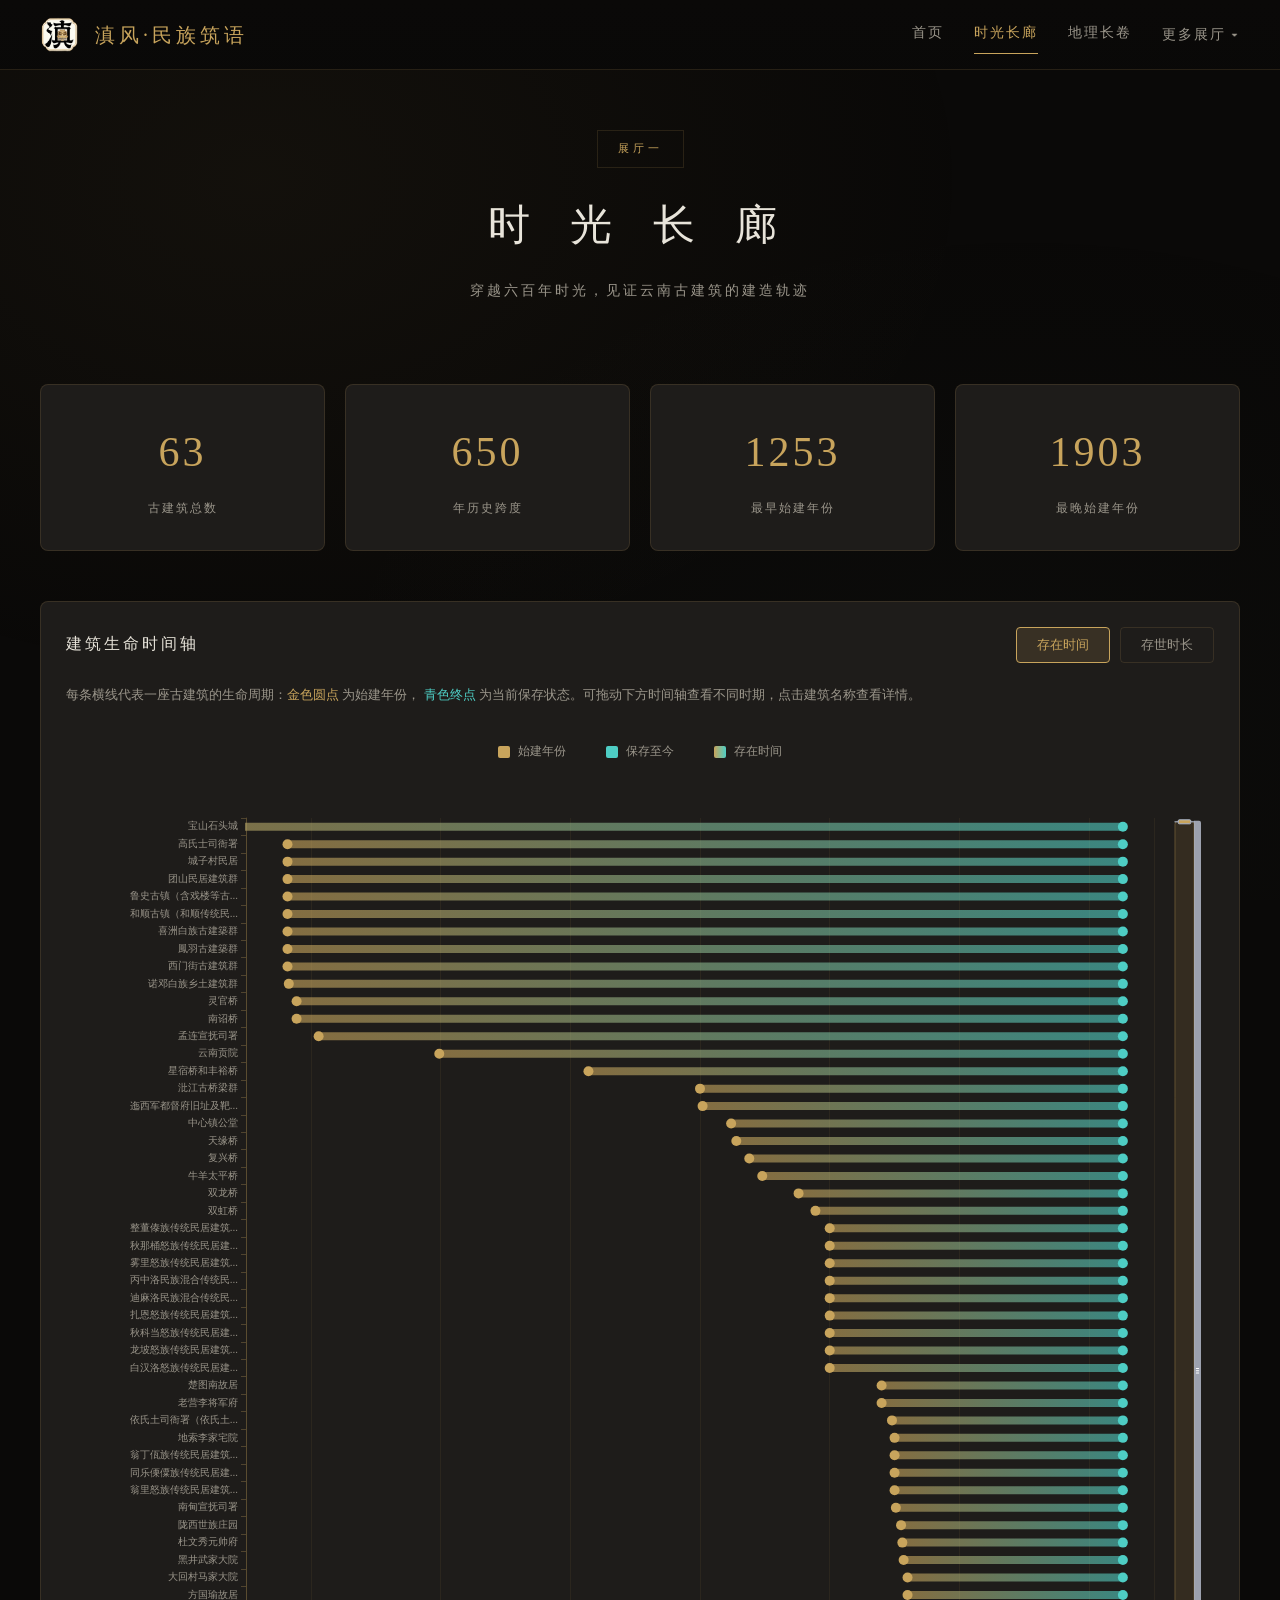
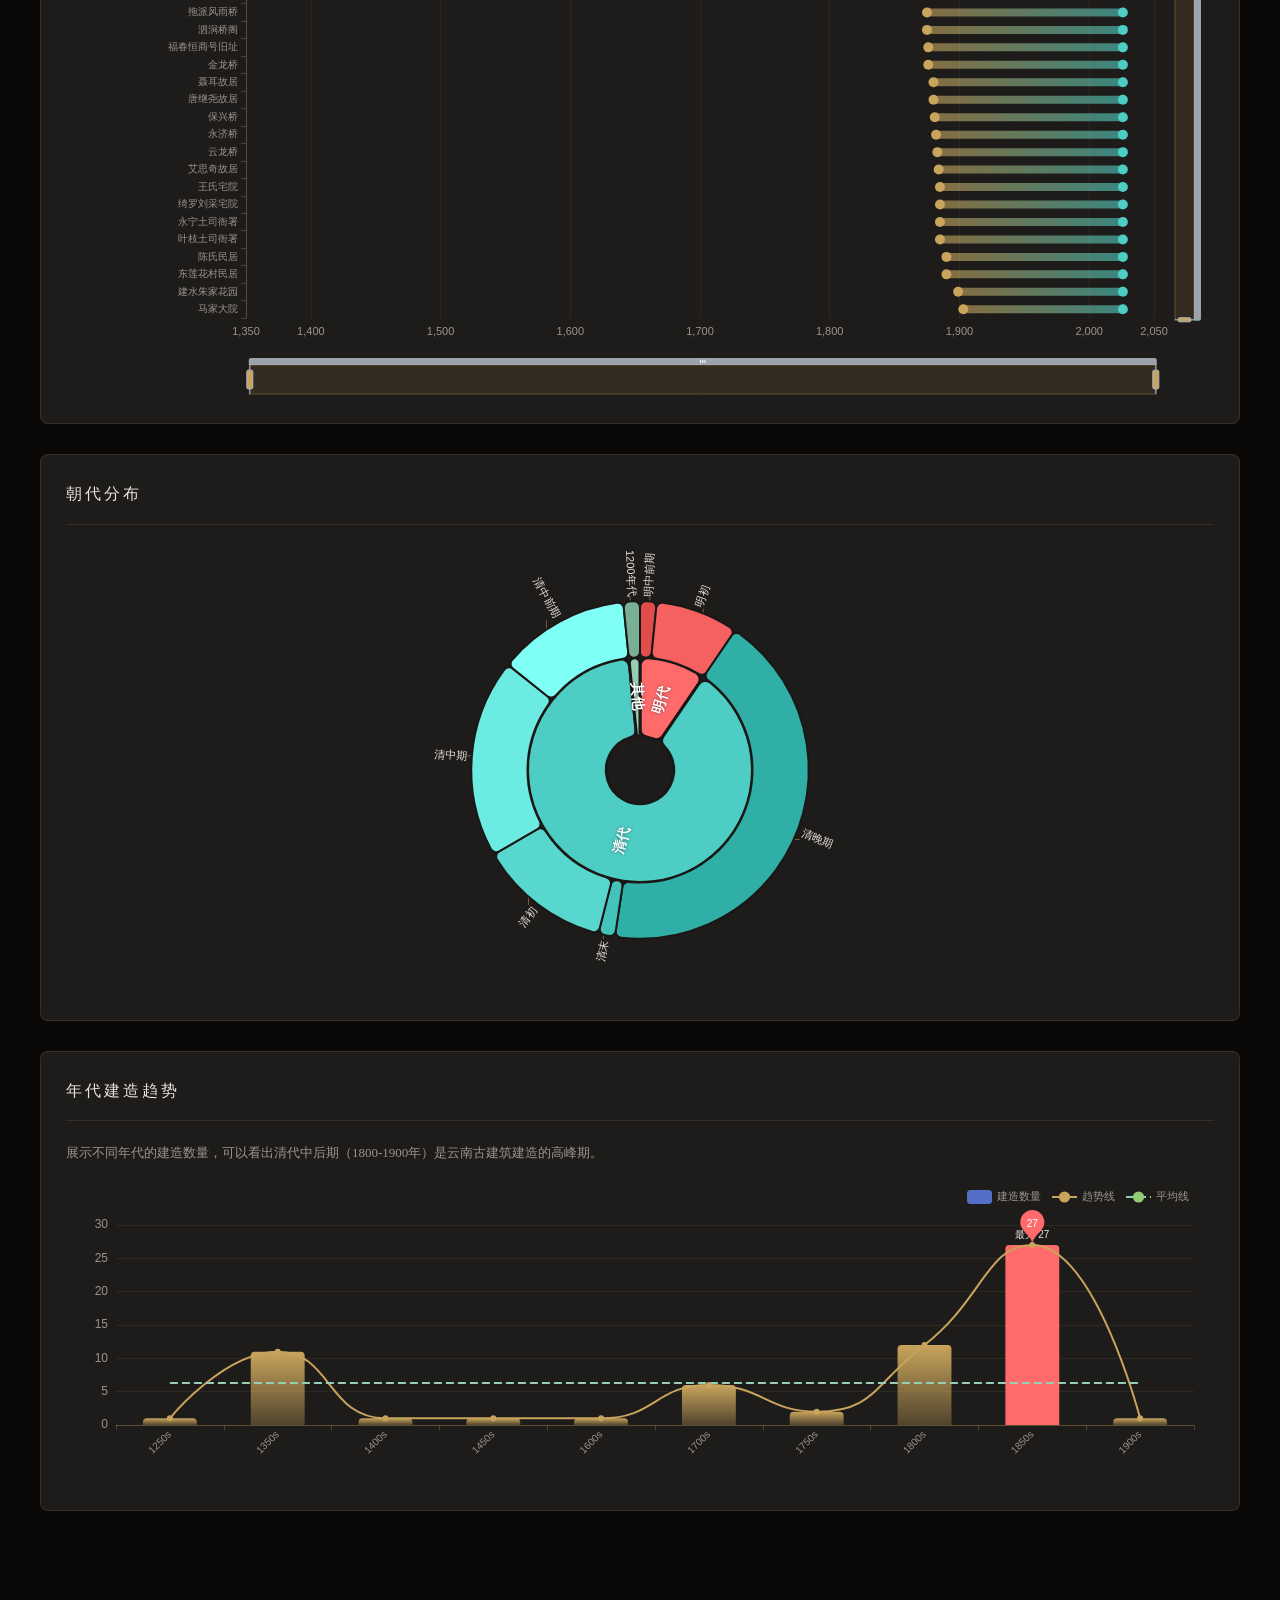
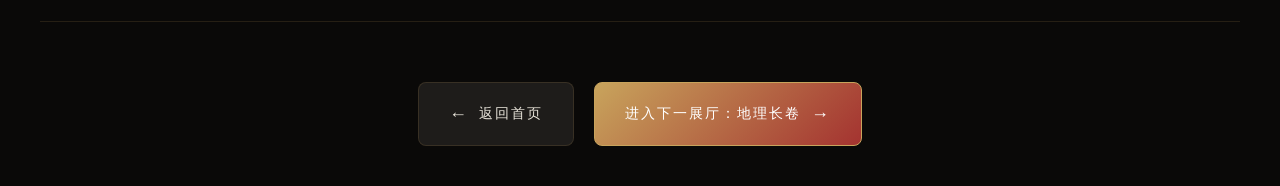
<file: hall-timeline.html>
<!DOCTYPE html>
<html lang="zh-CN">
<head>
    <meta charset="UTF-8">
    <meta name="viewport" content="width=device-width, initial-scale=1.0">
    <title>时光长廊 - 滇风·民族筑语</title>
    <link rel="stylesheet" href="css/style.css">
    <script src="js/echarts.min.js"></script>
    <style>
        .timeline-container { padding: 40px 0; }
        
        .stats-row {
            display: grid;
            grid-template-columns: repeat(4, 1fr);
            gap: 20px;
            margin-bottom: 50px;
        }
        
        .stat-card {
            background: var(--bg-card);
            border: 1px solid var(--border-dim);
            border-radius: 8px;
            padding: 30px;
            text-align: center;
            transition: all 0.3s;
        }
        
        .stat-card:hover {
            border-color: var(--gold);
            transform: translateY(-3px);
        }
        
        .stat-num {
            font-size: 42px;
            font-weight: 200;
            color: var(--gold);
            letter-spacing: 3px;
        }
        
        .stat-label {
            font-size: 12px;
            color: var(--text-dim);
            letter-spacing: 2px;
            margin-top: 8px;
        }
        
        .chart-card {
            background: var(--bg-card);
            border: 1px solid var(--border-dim);
            border-radius: 8px;
            padding: 25px;
            margin-bottom: 30px;
        }
        
        .chart-title {
            font-size: 16px;
            font-weight: 400;
            color: var(--text-light);
            letter-spacing: 3px;
            margin-bottom: 20px;
            padding-bottom: 15px;
            border-bottom: 1px solid var(--border-dim);
        }
        
        .chart-desc {
            font-size: 13px;
            color: var(--text-dim);
            line-height: 1.8;
            margin-bottom: 20px;
        }

        .legend-bar {
            display: flex;
            justify-content: center;
            gap: 40px;
            padding: 15px 0;
            margin-bottom: 20px;
        }

        .legend-item {
            display: flex;
            align-items: center;
            gap: 8px;
            font-size: 12px;
            color: var(--text-dim);
        }

        .legend-dot {
            width: 12px;
            height: 12px;
            border-radius: 2px;
        }

        /* 切换按钮 */
        .view-toggle {
            display: flex;
            gap: 10px;
        }

        .toggle-btn {
            padding: 8px 20px;
            background: transparent;
            border: 1px solid var(--border-dim);
            border-radius: 4px;
            color: var(--text-dim);
            font-size: 13px;
            cursor: pointer;
            transition: all 0.3s;
            font-family: var(--font-serif);
        }

        .toggle-btn:hover {
            border-color: var(--gold);
            color: var(--text-light);
        }

        .toggle-btn.active {
            background: rgba(200, 164, 92, 0.15);
            border-color: var(--gold);
            color: var(--gold);
        }

        @media (max-width: 1000px) {
            .stats-row { grid-template-columns: repeat(2, 1fr); }
        }

        /* 展厅导航按钮 */
        .hall-nav {
            display: flex;
            justify-content: center;
            align-items: center;
            gap: 20px;
            padding: 60px 0 40px;
            border-top: 1px solid var(--border-dim);
            margin-top: 40px;
        }

        .hall-nav-btn {
            display: flex;
            align-items: center;
            gap: 10px;
            padding: 15px 30px;
            background: var(--bg-card);
            border: 1px solid var(--border-dim);
            border-radius: 8px;
            color: var(--text-light);
            font-size: 14px;
            letter-spacing: 2px;
            cursor: pointer;
            transition: all 0.3s;
            text-decoration: none;
        }

        .hall-nav-btn:hover {
            border-color: var(--gold);
            background: rgba(200, 164, 92, 0.1);
            transform: translateY(-2px);
        }

        .hall-nav-btn.primary {
            background: linear-gradient(135deg, var(--gold), var(--vermillion));
            border-color: var(--gold);
            color: #fff;
        }

        .hall-nav-btn.primary:hover {
            box-shadow: 0 8px 25px rgba(200, 164, 92, 0.3);
        }

        .hall-nav-arrow {
            font-size: 18px;
        }

    </style>
</head>
<body>
    <!-- 导航栏 -->
    <nav class="navbar">
        <div class="nav-logo" onclick="navigateTo('home.html')">
            <div class="nav-logo-icon"><img src="assets/icons/icon.png" alt="滇"></div>
            <span class="nav-logo-text">滇风·民族筑语</span>
        </div>
        <div class="nav-links">
            <a href="javascript:void(0)" class="nav-link" onclick="navigateTo('home.html')">首页</a>
            <a href="javascript:void(0)" class="nav-link active" onclick="navigateTo('hall-timeline.html')">时光长廊</a>
            <a href="javascript:void(0)" class="nav-link" onclick="navigateTo('hall-map.html')">地理长卷</a>
            <div class="nav-dropdown">
                <span class="nav-link">更多展厅 ▾</span>
                <div class="nav-dropdown-menu">
                    <a href="javascript:void(0)" onclick="navigateTo('hall-types.html')">建筑万象</a>
                    <a href="javascript:void(0)" onclick="navigateTo('hall-ethnic.html')">民族交融</a>
                    <a href="javascript:void(0)" onclick="navigateTo('hall-tech.html')">匠心传承</a>
                    <a href="javascript:void(0)" onclick="navigateTo('hall-protection.html')">守护重生</a>
                    <a href="javascript:void(0)" onclick="navigateTo('hall-insights.html')">回望·尾声</a>
                    <a href="javascript:void(0)" onclick="navigateTo('hall-gallery.html')">建筑图鉴</a>
                </div>
            </div>
        </div>
    </nav>

    <!-- 主内容 -->
    <main class="main-content">
        <div class="container">
            <div class="section-header">
                <div class="section-badge">展厅一</div>
                <h1 class="section-title">时 光 长 廊</h1>
                <p class="section-subtitle">穿越六百年时光，见证云南古建筑的建造轨迹</p>
            </div>

            <div class="timeline-container">
                <!-- 统计卡片 -->
                <div class="stats-row">
                    <div class="stat-card">
                        <div class="stat-num" id="totalCount">63</div>
                        <div class="stat-label">古建筑总数</div>
                    </div>
                    <div class="stat-card">
                        <div class="stat-num" id="yearSpan">558</div>
                        <div class="stat-label">年历史跨度</div>
                    </div>
                    <div class="stat-card">
                        <div class="stat-num" id="minYear">1382</div>
                        <div class="stat-label">最早始建年份</div>
                    </div>
                    <div class="stat-card">
                        <div class="stat-num" id="maxYear">1910</div>
                        <div class="stat-label">最晚始建年份</div>
                    </div>
                </div>

                <!-- 建筑生命时间轴 -->
                <div class="chart-card">
                    <div style="display: flex; justify-content: space-between; align-items: center; margin-bottom: 20px;">
                        <div class="chart-title" style="margin-bottom: 0; padding-bottom: 0; border-bottom: none;">建筑生命时间轴</div>
                        <div class="view-toggle">
                            <button class="toggle-btn active" id="btnTimeline" onclick="switchView('timeline')">存在时间</button>
                            <button class="toggle-btn" id="btnLifespan" onclick="switchView('lifespan')">存世时长</button>
                        </div>
                    </div>
                    <div class="chart-desc" id="timelineDesc">
                        每条横线代表一座古建筑的生命周期：<span style="color: #c8a45c;">金色圆点</span> 为始建年份，
                        <span style="color: #4ecdc4;">青色终点</span> 为当前保存状态。可拖动下方时间轴查看不同时期，点击建筑名称查看详情。
                    </div>
                    <div class="chart-desc" id="lifespanDesc" style="display: none;">
                        每条横线的长度代表古建筑的存世时长，越长表示存世越久。鼠标悬停可查看详细信息。
                    </div>
                    <div class="legend-bar" id="timelineLegend">
                        <div class="legend-item">
                            <div class="legend-dot" style="background: #c8a45c;"></div>
                            <span>始建年份</span>
                        </div>
                        <div class="legend-item">
                            <div class="legend-dot" style="background: #4ecdc4;"></div>
                            <span>保存至今</span>
                        </div>
                        <div class="legend-item">
                            <div class="legend-dot" style="background: linear-gradient(90deg, #c8a45c, #4ecdc4);"></div>
                            <span>存在时间</span>
                        </div>
                    </div>
                    <div class="legend-bar" id="lifespanLegend" style="display: none;">
                        <div class="legend-item">
                            <div class="legend-dot" style="background: linear-gradient(90deg, #27ae60, #c8a45c, #e74c3c);"></div>
                            <span>存世时长（绿长红短）</span>
                        </div>
                    </div>
                    <div id="lifespanChart" style="height: 1200px; overflow: hidden;"></div>
                </div>

                <!-- 朝代分布 -->
                <div class="chart-card">
                    <div class="chart-title">朝代分布</div>
                    <div id="dynastyChart" style="height: 450px;"></div>
                </div>

                <!-- 年代趋势 -->
                <div class="chart-card">
                    <div class="chart-title">年代建造趋势</div>
                    <div class="chart-desc">展示不同年代的建造数量，可以看出清代中后期（1800-1900年）是云南古建筑建造的高峰期。</div>
                    <div id="trendChart" style="height: 300px;"></div>
                </div>

                <!-- 始建年份待考建筑 -->
                <div class="chart-card" id="uncertainSection">
                    <div class="chart-title">始建年份待考建筑</div>
                    <div class="chart-desc">以下建筑的具体始建年份尚待考证，仅知其所属朝代或大致年代。</div>
                    <div id="uncertainBuildings" style="display: grid; grid-template-columns: repeat(2, 1fr); gap: 15px; margin-top: 20px;"></div>
                </div>
            </div>

            <!-- 展厅导航 -->
            <div class="hall-nav">
                <a href="javascript:void(0)" class="hall-nav-btn" onclick="navigateTo('home.html')">
                    <span class="hall-nav-arrow">←</span>
                    <span>返回首页</span>
                </a>
                <a href="javascript:void(0)" class="hall-nav-btn primary" onclick="navigateTo('hall-map.html')">
                    <span>进入下一展厅：地理长卷</span>
                    <span class="hall-nav-arrow">→</span>
                </a>
            </div>
        </div>
    </main>

    <script src="js/data.js"></script>
    <script>
        // iframe内导航函数 - 通过postMessage保持音乐播放
        function navigateTo(url) {
            if (window.parent && window.parent !== window) {
                window.parent.postMessage({ type: 'navigate', url: url }, '*');
            } else {
                window.location.href = url;
            }
        }

        // 处理建筑数据，生成时间轴数据
        const buildings = BUILDINGS || [];
        console.log('数据加载:', buildings.length, '栋建筑');
        
        // 始建年份不确定的建筑（有朝代信息但无具体年份）
        const uncertainYearBuildings = buildings.filter(b => !b.year_built);
        // 有明确始建年份的建筑
        const certainYearBuildings = buildings.filter(b => b.year_built);
        
        // 更新统计数字（只统计有明确年份的建筑）
        const validYears = certainYearBuildings.map(b => b.year_built);
        if (validYears.length > 0) {
            const minYear = Math.min(...validYears);
            const maxYear = Math.max(...validYears);
            document.getElementById('totalCount').textContent = buildings.length;
            document.getElementById('minYear').textContent = minYear;
            document.getElementById('maxYear').textContent = maxYear;
            document.getElementById('yearSpan').textContent = maxYear - minYear;
        }
        
        // 按始建年份排序（只排序有明确年份的建筑）
        const sortedBuildings = [...certainYearBuildings].sort((a, b) => a.year_built - b.year_built);
        console.log('排序完成，第一栋:', sortedBuildings[0]?.name, sortedBuildings[0]?.year_built);
        
        // 为时间轴准备数据
        const currentYear = 2026;
        const timelineData = sortedBuildings.map((b, index) => ({
            name: b.name,
            value: [index, b.year_built || 1800, currentYear],
            yearBuilt: b.year_built,
            dynasty: b.dynasty,
            category: b.category
        }));
        console.log('时间轴数据:', timelineData.length, '条');

        // 建筑生命时间轴 - 自定义渲染
        const lifespanEl = document.getElementById('lifespanChart');
        console.log('图表容器:', lifespanEl ? '找到' : '未找到');
        const lifespanChart = echarts.init(lifespanEl);
        
        lifespanChart.setOption({
            backgroundColor: 'transparent',
            tooltip: {
                trigger: 'item',
                formatter: function(params) {
                    const b = sortedBuildings[params.dataIndex];
                    const yearsExist = currentYear - (b.year_built || 1800);
                    return `
                        <div style="padding: 8px;">
                            <div style="font-size: 14px; color: #c8a45c; margin-bottom: 6px;">${b.name}</div>
                            <div style="font-size: 12px; color: #9a958a;">
                                始建：${b.year_built || '未知'}年 (${b.dynasty || '未知'})<br/>
                                类型：${b.category || '未知'}<br/>
                                存世：${yearsExist}年
                            </div>
                        </div>
                    `;
                }
            },
            grid: {
                left: 180,
                right: 60,
                top: 20,
                bottom: 80,
                containLabel: false  // 防止标签溢出
            },
            xAxis: {
                type: 'value',
                min: 1350,
                max: 2050,
                axisLine: { lineStyle: { color: 'rgba(200, 164, 92, 0.3)' } },
                axisLabel: {
                    color: '#9a958a',
                    fontSize: 11,
                    formatter: '{value}'
                },
                splitLine: {
                    lineStyle: { color: 'rgba(200, 164, 92, 0.08)' }
                }
            },
            yAxis: {
                type: 'category',
                data: sortedBuildings.map(b => b.name.length > 10 ? b.name.substring(0, 10) + '...' : b.name),
                inverse: true,  // 反转Y轴，使最早的建筑显示在顶部
                axisLine: { lineStyle: { color: 'rgba(200, 164, 92, 0.3)' } },
                axisLabel: {
                    color: '#9a958a',
                    fontSize: 10,
                    width: 150,
                    overflow: 'truncate'
                },
                triggerEvent: true
            },
            dataZoom: [
                {
                    type: 'slider',
                    xAxisIndex: 0,
                    filterMode: 'none',
                    height: 30,
                    bottom: 10,
                    borderColor: 'rgba(200, 164, 92, 0.3)',
                    backgroundColor: 'rgba(26, 24, 22, 0.8)',
                    fillerColor: 'rgba(200, 164, 92, 0.15)',
                    handleStyle: { color: '#c8a45c' },
                    textStyle: { color: '#9a958a' },
                    start: 0,
                    end: 100
                },
                {
                    type: 'slider',
                    yAxisIndex: 0,
                    filterMode: 'none',
                    width: 20,
                    right: 20,
                    borderColor: 'rgba(200, 164, 92, 0.3)',
                    backgroundColor: 'rgba(26, 24, 22, 0.8)',
                    fillerColor: 'rgba(200, 164, 92, 0.15)',
                    handleStyle: { color: '#c8a45c' },
                    textStyle: { color: '#9a958a' }
                }
            ],
            series: [{
                type: 'custom',
                clip: true,  // 启用裁剪，防止溢出
                renderItem: function(params, api) {
                    const categoryIndex = api.value(0);
                    const start = api.coord([api.value(1), categoryIndex]);
                    const end = api.coord([api.value(2), categoryIndex]);
                    const height = 8;
                    
                    return {
                        type: 'group',
                        children: [
                            // 时间线
                            {
                                type: 'rect',
                                shape: {
                                    x: start[0],
                                    y: start[1] - height / 2,
                                    width: end[0] - start[0],
                                    height: height
                                },
                                style: {
                                    fill: {
                                        type: 'linear',
                                        x: 0, y: 0, x2: 1, y2: 0,
                                        colorStops: [
                                            { offset: 0, color: 'rgba(200, 164, 92, 0.6)' },
                                            { offset: 1, color: 'rgba(78, 205, 196, 0.6)' }
                                        ]
                                    }
                                }
                            },
                            // 起始点
                            {
                                type: 'circle',
                                shape: {
                                    cx: start[0],
                                    cy: start[1],
                                    r: 5
                                },
                                style: {
                                    fill: '#c8a45c'
                                }
                            },
                            // 结束点
                            {
                                type: 'circle',
                                shape: {
                                    cx: end[0],
                                    cy: end[1],
                                    r: 5
                                },
                                style: {
                                    fill: '#4ecdc4'
                                }
                            }
                        ]
                    };
                },
                encode: {
                    x: [1, 2],
                    y: 0
                },
                data: timelineData
            }]
        });

        // 朝代分布旭日图
        const dynastyChart = echarts.init(document.getElementById('dynastyChart'));
        
        // 统计朝代分布 - 构建旭日图数据结构
        const dynastyMap = {
            '明': { name: '明代', color: '#FF6B6B', children: {} },
            '清': { name: '清代', color: '#4ECDC4', children: {} },
            '民国': { name: '民国', color: '#45B7D1', children: {} },
            '其他': { name: '其他', color: '#96CEB4', children: {} }
        };
        
        buildings.forEach(b => {
            const dynasty = b.dynasty || '未知';
            const year = b.year_built;
            
            // 确定主朝代
            let mainDynasty = '其他';
            if (dynasty.includes('明') && !dynasty.includes('清')) {
                mainDynasty = '明';
            } else if (dynasty.includes('清')) {
                mainDynasty = '清';
            } else if (dynasty.includes('民国')) {
                mainDynasty = '民国';
            }
            
            // 确定具体年代
            let period = '待考';
            if (year) {
                if (mainDynasty === '明') {
                    if (year < 1450) period = '明初';
                    else if (year < 1550) period = '明中前期';
                    else if (year < 1644) period = '明中后期';
                    else period = '明末';
                } else if (mainDynasty === '清') {
                    if (year < 1700) period = '清初';
                    else if (year < 1800) period = '清中前期';
                    else if (year < 1850) period = '清中期';
                    else if (year < 1900) period = '清晚期';
                    else period = '清末';
                } else if (mainDynasty === '民国') {
                    period = '民国时期';
                } else {
                    const decade = Math.floor(year / 100) * 100;
                    period = `${decade}年代`;
                }
            }
            
            // 统计
            if (!dynastyMap[mainDynasty].children[period]) {
                dynastyMap[mainDynasty].children[period] = 0;
            }
            dynastyMap[mainDynasty].children[period]++;
        });
        
        // 构建旭日图数据
        const sunburstData = Object.values(dynastyMap)
            .filter(d => Object.keys(d.children).length > 0)
            .map(d => ({
                name: d.name,
                value: Object.values(d.children).reduce((a, b) => a + b, 0),
                itemStyle: { color: d.color },
                children: Object.entries(d.children).map(([name, value], index) => ({
                    name,
                    value,
                    itemStyle: {
                        color: adjustColor(d.color, index * 20 - 30)
                    }
                }))
            }));
        
        // 颜色调整函数
        function adjustColor(color, offset) {
            const hex = color.replace('#', '');
            let r = parseInt(hex.substr(0, 2), 16) + offset;
            let g = parseInt(hex.substr(2, 2), 16) + offset;
            let b = parseInt(hex.substr(4, 2), 16) + offset;
            r = Math.max(0, Math.min(255, r));
            g = Math.max(0, Math.min(255, g));
            b = Math.max(0, Math.min(255, b));
            return `rgb(${r}, ${g}, ${b})`;
        }

        dynastyChart.setOption({
            backgroundColor: 'transparent',
            tooltip: {
                trigger: 'item',
                backgroundColor: 'rgba(26, 24, 22, 0.95)',
                borderColor: 'rgba(200, 164, 92, 0.3)',
                textStyle: { color: '#e8e4dc' },
                formatter: function(params) {
                    const percent = ((params.value / buildings.length) * 100).toFixed(1);
                    return `<div style="padding: 5px;"><strong style="color:#c8a45c;">${params.name}</strong><br/>${params.value} 座 (${percent}%)</div>`;
                }
            },
            series: [{
                type: 'sunburst',
                data: sunburstData,
                radius: ['15%', '70%'],
                center: ['50%', '50%'],
                sort: function(a, b) { return b.value - a.value; },
                emphasis: {
                    focus: 'ancestor',
                    itemStyle: {
                        shadowBlur: 10,
                        shadowColor: 'rgba(0, 0, 0, 0.3)'
                    }
                },
                label: {
                    show: true,
                    position: 'outside',
                    color: '#e8e4dc',
                    fontSize: 11,
                    distance: 5,
                    formatter: function(params) {
                        return params.name;
                    }
                },
                labelLine: {
                    show: true,
                    length: 15,
                    length2: 10,
                    lineStyle: {
                        color: 'rgba(200, 164, 92, 0.5)',
                        width: 1
                    }
                },
                levels: [
                    {}, // 根级别
                    {
                        // 第一层：朝代（标签在圈内）
                        r0: '15%',
                        r: '50%',
                        itemStyle: {
                            borderRadius: 8,
                            borderColor: '#1a1816',
                            borderWidth: 3
                        },
                        label: {
                            show: true,
                            position: 'inside',
                            color: '#fff',
                            fontSize: 14,
                            fontWeight: 'bold',
                            textShadowColor: 'rgba(0, 0, 0, 0.5)',
                            textShadowBlur: 3
                        }
                    },
                    {
                        // 第二层：具体年代（标签在圈外）
                        r0: '50%',
                        r: '75%',
                        itemStyle: {
                            borderRadius: 6,
                            borderColor: '#1a1816',
                            borderWidth: 2
                        },
                        label: {
                            show: true,
                            position: 'outside',
                            color: '#e8e4dc',
                            fontSize: 11,
                            distance: 5
                        },
                        labelLine: {
                            show: true,
                            length: 12,
                            length2: 8,
                            lineStyle: {
                                color: 'rgba(200, 164, 92, 0.5)',
                                width: 1
                            }
                        }
                    }
                ]
            }]
        });

        // 年代趋势柱状图
        const trendChart = echarts.init(document.getElementById('trendChart'));
        
        // 按年代分组统计
        const decadeCount = {};
        buildings.forEach(b => {
            if (b.year_built) {
                const decade = Math.floor(b.year_built / 50) * 50;
                decadeCount[decade] = (decadeCount[decade] || 0) + 1;
            }
        });
        
        const decades = Object.keys(decadeCount).map(Number).sort((a, b) => a - b);
        const decadeLabels = decades.map(d => `${d}s`);
        const decadeValues = decades.map(d => decadeCount[d]);
        
        // 计算平均值、最大值、最小值
        const avgValue = (decadeValues.reduce((a, b) => a + b, 0) / decadeValues.length).toFixed(1);
        const maxValue = Math.max(...decadeValues);
        const minValue = Math.min(...decadeValues);
        const maxIndex = decadeValues.indexOf(maxValue);
        const minIndex = decadeValues.indexOf(minValue);

        trendChart.setOption({
            backgroundColor: 'transparent',
            tooltip: { 
                trigger: 'axis',
                formatter: function(params) {
                    const bar = params.find(p => p.seriesType === 'bar');
                    const line = params.find(p => p.seriesType === 'line');
                    let result = `${bar.name}<br/>建造数量: <b>${bar.value}</b> 座`;
                    if (line) {
                        result += `<br/>趋势值: <b>${line.value}</b>`;
                    }
                    return result;
                }
            },
            legend: {
                data: ['建造数量', '趋势线', '平均线'],
                top: 0,
                right: 20,
                textStyle: { color: '#9a958a', fontSize: 11 }
            },
            grid: { left: 50, right: 20, top: 40, bottom: 60 },
            xAxis: {
                type: 'category',
                data: decadeLabels,
                axisLine: { lineStyle: { color: 'rgba(200, 164, 92, 0.3)' } },
                axisLabel: { color: '#9a958a', fontSize: 10, rotate: 45 }
            },
            yAxis: {
                type: 'value',
                axisLine: { show: false },
                splitLine: { lineStyle: { color: 'rgba(200, 164, 92, 0.1)' } },
                axisLabel: { color: '#9a958a' }
            },
            series: [
                // 柱状图
                {
                    name: '建造数量',
                    type: 'bar',
                    data: decadeValues,
                    barWidth: '50%',
                    itemStyle: {
                        color: function(params) {
                            if (params.dataIndex === maxIndex) return '#FF6B6B'; // 最大值红色
                            return {
                                type: 'linear',
                                x: 0, y: 0, x2: 0, y2: 1,
                                colorStops: [
                                    { offset: 0, color: '#c8a45c' },
                                    { offset: 1, color: 'rgba(200, 164, 92, 0.3)' }
                                ]
                            };
                        },
                        borderRadius: [4, 4, 0, 0]
                    },
                    label: {
                        show: true,
                        position: 'top',
                        color: '#e8e4dc',
                        fontSize: 10,
                        formatter: function(params) {
                            if (params.dataIndex === maxIndex) return `最大 ${params.value}`;
                            return '';
                        }
                    },
                    markPoint: {
                        symbol: 'pin',
                        symbolSize: 40,
                        data: [
                            { 
                                name: '最大值', 
                                type: 'max',
                                itemStyle: { color: '#FF6B6B' },
                                label: { color: '#fff', fontSize: 10 }
                            }
                        ]
                    }
                },
                // 趋势线
                {
                    name: '趋势线',
                    type: 'line',
                    data: decadeValues,
                    smooth: true,
                    symbol: 'circle',
                    symbolSize: 6,
                    lineStyle: {
                        color: '#c8a45c',
                        width: 2,
                        type: 'solid'
                    },
                    itemStyle: {
                        color: '#c8a45c'
                    }
                },
                // 平均线
                {
                    name: '平均线',
                    type: 'line',
                    data: Array(decadeValues.length).fill(parseFloat(avgValue)),
                    symbol: 'none',
                    lineStyle: {
                        color: '#96CEB4',
                        width: 2,
                        type: 'dashed'
                    },
                    label: {
                        show: true,
                        position: 'end',
                        color: '#96CEB4',
                        fontSize: 10,
                        formatter: `平均: ${avgValue}`
                    }
                }
            ]
        });

        // 当前视图模式
        let currentView = 'timeline';

        // 切换视图
        function switchView(view) {
            currentView = view;
            
            // 更新按钮状态
            document.getElementById('btnTimeline').classList.toggle('active', view === 'timeline');
            document.getElementById('btnLifespan').classList.toggle('active', view === 'lifespan');
            
            // 切换描述和图例
            document.getElementById('timelineDesc').style.display = view === 'timeline' ? 'block' : 'none';
            document.getElementById('lifespanDesc').style.display = view === 'lifespan' ? 'block' : 'none';
            document.getElementById('timelineLegend').style.display = view === 'timeline' ? 'flex' : 'none';
            document.getElementById('lifespanLegend').style.display = view === 'lifespan' ? 'flex' : 'none';
            
            // 更新图表
            if (view === 'timeline') {
                renderTimelineView();
            } else {
                renderLifespanView();
            }
        }

        // 渲染存在时间视图（原有视图）
        function renderTimelineView() {
            lifespanChart.setOption({
                xAxis: {
                    type: 'value',
                    min: 1350,
                    max: 2050,
                    axisLine: { lineStyle: { color: 'rgba(200, 164, 92, 0.3)' } },
                    axisLabel: {
                        color: '#9a958a',
                        fontSize: 11,
                        formatter: '{value}'
                    },
                    splitLine: {
                        lineStyle: { color: 'rgba(200, 164, 92, 0.08)' }
                    }
                },
                series: [{
                    type: 'custom',
                    clip: true,
                    renderItem: function(params, api) {
                        const categoryIndex = api.value(0);
                        const start = api.coord([api.value(1), categoryIndex]);
                        const end = api.coord([api.value(2), categoryIndex]);
                        const height = 8;
                        
                        return {
                            type: 'group',
                            children: [
                                {
                                    type: 'rect',
                                    shape: {
                                        x: start[0],
                                        y: start[1] - height / 2,
                                        width: end[0] - start[0],
                                        height: height
                                    },
                                    style: {
                                        fill: {
                                            type: 'linear',
                                            x: 0, y: 0, x2: 1, y2: 0,
                                            colorStops: [
                                                { offset: 0, color: 'rgba(200, 164, 92, 0.6)' },
                                                { offset: 1, color: 'rgba(78, 205, 196, 0.6)' }
                                            ]
                                        }
                                    }
                                },
                                {
                                    type: 'circle',
                                    shape: { cx: start[0], cy: start[1], r: 5 },
                                    style: { fill: '#c8a45c' }
                                },
                                {
                                    type: 'circle',
                                    shape: { cx: end[0], cy: end[1], r: 5 },
                                    style: { fill: '#4ecdc4' }
                                }
                            ]
                        };
                    },
                    encode: { x: [1, 2], y: 0 },
                    data: timelineData
                }]
            });
        }

        // 渲染存世时长视图
        function renderLifespanView() {
            // 计算存世时长并排序
            const lifespanData = sortedBuildings.map((b, index) => {
                const yearBuilt = b.year_built || 1800;
                const lifespan = currentYear - yearBuilt;
                return {
                    name: b.name,
                    value: [index, lifespan, yearBuilt],
                    lifespan: lifespan,
                    yearBuilt: yearBuilt,
                    dynasty: b.dynasty,
                    category: b.category
                };
            }).sort((a, b) => b.lifespan - a.lifespan);

            // 更新Y轴数据
            const sortedNames = lifespanData.map(d => d.name.length > 10 ? d.name.substring(0, 10) + '...' : d.name);
            
            // 计算最大存世时长
            const maxLifespan = Math.max(...lifespanData.map(d => d.lifespan));
            
            lifespanChart.setOption({
                xAxis: {
                    type: 'value',
                    min: 0,
                    max: Math.ceil(maxLifespan / 100) * 100 + 50,
                    axisLine: { lineStyle: { color: 'rgba(200, 164, 92, 0.3)' } },
                    axisLabel: {
                        color: '#9a958a',
                        fontSize: 11,
                        formatter: '{value}年'
                    },
                    splitLine: {
                        lineStyle: { color: 'rgba(200, 164, 92, 0.08)' }
                    }
                },
                yAxis: {
                    type: 'category',
                    data: sortedNames,
                    inverse: true,
                    axisLine: { lineStyle: { color: 'rgba(200, 164, 92, 0.3)' } },
                    axisLabel: {
                        color: '#9a958a',
                        fontSize: 10,
                        width: 150,
                        overflow: 'truncate'
                    }
                },
                series: [{
                    type: 'custom',
                    clip: true,
                    renderItem: function(params, api) {
                        const categoryIndex = api.value(0);
                        const lifespan = api.value(1);
                        const start = api.coord([0, categoryIndex]);
                        const end = api.coord([lifespan, categoryIndex]);
                        const height = 12;
                        
                        // 根据存世时长计算颜色（绿色长，红色短）
                        const maxLife = 650; // 最大存世时长约650年
                        const ratio = lifespan / maxLife;
                        let color;
                        if (ratio > 0.7) {
                            color = '#27ae60'; // 绿色 - 存世很久
                        } else if (ratio > 0.4) {
                            color = '#c8a45c'; // 金色 - 存世中等
                        } else {
                            color = '#e74c3c'; // 红色 - 存世较短
                        }
                        
                        return {
                            type: 'group',
                            children: [
                                {
                                    type: 'rect',
                                    shape: {
                                        x: start[0],
                                        y: start[1] - height / 2,
                                        width: end[0] - start[0],
                                        height: height
                                    },
                                    style: {
                                        fill: color,
                                        opacity: 0.8
                                    }
                                },
                                {
                                    type: 'text',
                                    style: {
                                        x: end[0] + 5,
                                        y: start[1],
                                        text: lifespan + '年',
                                        fill: '#9a958a',
                                        fontSize: 10
                                    }
                                }
                            ]
                        };
                    },
                    encode: { x: [1], y: 0 },
                    data: lifespanData
                }]
            });
        }

        // 渲染始建年份待考建筑
        function renderUncertainBuildings() {
            const container = document.getElementById('uncertainBuildings');
            const section = document.getElementById('uncertainSection');
            
            if (uncertainYearBuildings.length === 0) {
                section.style.display = 'none';
                return;
            }
            
            container.innerHTML = uncertainYearBuildings.map(b => `
                <div style="background: rgba(200, 164, 92, 0.05); border: 1px solid var(--border-dim); border-radius: 8px; padding: 15px; transition: all 0.3s;" 
                     onmouseover="this.style.borderColor='var(--gold)'" 
                     onmouseout="this.style.borderColor='var(--border-dim)'">
                    <div style="font-size: 14px; color: var(--gold); margin-bottom: 8px; letter-spacing: 1px;">${b.name}</div>
                    <div style="display: flex; gap: 15px; font-size: 12px; color: var(--text-dim);">
                        <span>朝代：<span style="color: var(--text-light);">${b.dynasty || '待考'}</span></span>
                        <span>类型：<span style="color: var(--text-light);">${b.category || '未知'}</span></span>
                    </div>
                    <div style="font-size: 11px; color: var(--text-dim); margin-top: 8px;">
                        地区：${b.region || '未知'}
                    </div>
                </div>
            `).join('');
        }
        
        renderUncertainBuildings();

        // 响应式
        window.addEventListener('resize', () => {
            lifespanChart.resize();
            dynastyChart.resize();
            trendChart.resize();
        });
    </script>
</body>
</html>
</file>
<file: css/style.css>
/* ============================================
   云南古建筑数字馆 - 主样式表
   风格：故宫博物院深色 + 金色
   ============================================ */

/* 字体加载优化 - 使用font-display: swap避免阻塞渲染 */
/* 注释外部字体，使用系统字体备选 */
/* @import url('https://fonts.loli.net/css2?family=Noto+Serif+SC:wght@200;300;400;500;600;700&display=swap'); */

/* === CSS 变量 === */
:root {
    --bg-darkest: #0a0908;
    --bg-dark: #1a1816;
    --bg-card: #1e1c1a;
    --bg-hover: #252320;
    --gold: #c8a45c;
    --gold-light: #e8d5a3;
    --gold-dim: rgba(200, 164, 92, 0.3);
    --vermillion: #a43330;
    --jade: #5d7a6e;
    --text-light: #e8e4da;
    --text-dim: #9a958a;
    --text-dark: #1a1814;
    --border-dim: rgba(200, 164, 92, 0.15);
    --shadow-gold: 0 0 30px rgba(200, 164, 92, 0.2);
    --font-serif: 'Noto Serif SC', 'SimSun', 'STSong', serif;
}

/* 字体加载优化 - 在字体加载前使用系统字体 */
.font-loading {
    font-family: 'SimSun', 'STSong', serif;
}

/* === 背景音乐播放器（导航栏按钮） === */
.music-toggle-nav {
    width: 36px;
    height: 36px;
    border-radius: 50%;
    background: transparent;
    border: 1px solid var(--border-dim);
    cursor: pointer;
    display: flex;
    align-items: center;
    justify-content: center;
    transition: all 0.3s;
    margin-left: 15px;
    position: relative;
}

.music-toggle-nav:hover {
    border-color: var(--gold);
    background: rgba(200, 164, 92, 0.1);
}

.music-toggle-nav .music-icon {
    display: flex;
    align-items: flex-end;
    gap: 2px;
    height: 14px;
}

.music-toggle-nav .music-icon .bar {
    width: 3px;
    background: var(--text-dim);
    border-radius: 1px;
    transition: all 0.3s;
}

.music-toggle-nav .music-icon .bar:nth-child(1) { height: 6px; }
.music-toggle-nav .music-icon .bar:nth-child(2) { height: 10px; }
.music-toggle-nav .music-icon .bar:nth-child(3) { height: 4px; }

.music-toggle-nav.playing .music-icon .bar {
    background: var(--gold);
    animation: musicBar 0.8s ease-in-out infinite;
}

.music-toggle-nav.playing .music-icon .bar:nth-child(1) { animation-delay: 0s; }
.music-toggle-nav.playing .music-icon .bar:nth-child(2) { animation-delay: 0.2s; }
.music-toggle-nav.playing .music-icon .bar:nth-child(3) { animation-delay: 0.4s; }

.music-toggle-nav::after {
    content: '背景音乐';
    position: absolute;
    top: 100%;
    right: 0;
    margin-top: 8px;
    padding: 5px 10px;
    background: var(--bg-card);
    border: 1px solid var(--border-dim);
    border-radius: 4px;
    font-size: 11px;
    color: var(--text-dim);
    white-space: nowrap;
    opacity: 0;
    visibility: hidden;
    transition: all 0.3s;
    pointer-events: none;
}

.music-toggle-nav:hover::after {
    opacity: 1;
    visibility: visible;
}

/* === 基础样式 === */
* { margin: 0; padding: 0; box-sizing: border-box; }

html {
    scroll-behavior: smooth;
    font-size: 16px;
}

body {
    font-family: var(--font-serif);
    background: var(--bg-darkest);
    color: var(--text-light);
    line-height: 1.8;
    min-height: 100vh;
    overflow-x: hidden;
    overflow-y: auto;
}

/* === 背景装饰 === */
body::before {
    content: '';
    position: fixed;
    top: 0;
    left: 0;
    right: 0;
    bottom: 0;
    background: 
        radial-gradient(ellipse at 20% 20%, rgba(200, 164, 92, 0.05) 0%, transparent 50%),
        radial-gradient(ellipse at 80% 80%, rgba(93, 122, 110, 0.03) 0%, transparent 50%);
    pointer-events: none;
    z-index: -1;
}

/* === 链接 === */
a {
    color: var(--gold);
    text-decoration: none;
    transition: all 0.3s;
}

a:hover {
    color: var(--gold-light);
    text-shadow: 0 0 10px rgba(200, 164, 92, 0.5);
}

/* === 滚动条 === */
::-webkit-scrollbar { width: 6px; height: 6px; }
::-webkit-scrollbar-track { background: var(--bg-darkest); }
::-webkit-scrollbar-thumb { 
    background: var(--gold-dim); 
    border-radius: 3px; 
}
::-webkit-scrollbar-thumb:hover { background: var(--gold); }

/* === 容器 === */
.container {
    max-width: 1400px;
    margin: 0 auto;
    padding: 0 40px;
}

/* === 导航栏 === */
.navbar {
    position: fixed;
    top: 0;
    left: 0;
    right: 0;
    height: 70px;
    background: linear-gradient(180deg, var(--bg-darkest) 0%, rgba(10, 9, 8, 0.95) 100%);
    backdrop-filter: blur(10px);
    border-bottom: 1px solid var(--border-dim);
    z-index: 1000;
    display: flex;
    align-items: center;
    justify-content: space-between;
    padding: 0 40px;
}

.nav-logo {
    display: flex;
    align-items: center;
    gap: 15px;
    cursor: pointer;
}

.nav-logo-icon {
    width: 40px;
    height: 40px;
    border-radius: 50%;
    background: transparent;
    display: flex;
    align-items: center;
    justify-content: center;
    overflow: hidden;
}

.nav-logo-icon img {
    width: 40px !important;
    height: 40px !important;
    object-fit: contain;
}

.nav-logo-text {
    font-size: 20px;
    font-weight: 400;
    letter-spacing: 4px;
    color: var(--gold);
}

.nav-links {
    display: flex;
    gap: 30px;
    overflow: visible;
}

.nav-link {
    font-size: 14px;
    letter-spacing: 2px;
    color: var(--text-dim);
    transition: all 0.3s;
    position: relative;
}

.nav-link:hover {
    color: var(--gold);
}

.nav-link::after {
    content: '';
    position: absolute;
    bottom: -5px;
    left: 0;
    width: 0;
    height: 1px;
    background: var(--gold);
    transition: width 0.3s;
}

.nav-link:hover::after {
    width: 100%;
}

.nav-link.active {
    color: var(--gold);
}

.nav-link.active::after {
    width: 100%;
}

/* === 导航下拉菜单 === */
.nav-dropdown {
    position: relative;
    overflow: visible !important;
}

.nav-dropdown > .nav-link {
    cursor: pointer;
}

.nav-dropdown-menu {
    display: none;
    position: absolute;
    top: 100%;
    left: 50%;
    transform: translateX(-50%);
    background: var(--bg-card);
    border: 1px solid var(--border-dim);
    border-radius: 6px;
    padding: 10px 0;
    min-width: 160px;
    box-shadow: 0 10px 30px rgba(0, 0, 0, 0.3);
    z-index: 9999;
    max-height: none !important;
    overflow: visible !important;
    height: auto !important;
}

.nav-dropdown:hover .nav-dropdown-menu {
    display: block;
}

.nav-dropdown-menu a {
    display: block;
    padding: 10px 20px;
    font-size: 13px;
    color: var(--text-dim);
    letter-spacing: 1px;
    transition: all 0.3s;
}

.nav-dropdown-menu a:hover {
    background: var(--bg-hover);
    color: var(--gold);
}

/* === 主内容区 === */
.main-content {
    margin-top: 70px;
    min-height: calc(100vh - 70px);
}

/* === 章节标题 === */
.section-header {
    text-align: center;
    padding: 60px 0 40px;
}

.section-badge {
    display: inline-block;
    font-size: 11px;
    letter-spacing: 4px;
    color: var(--gold);
    border: 1px solid var(--border-dim);
    padding: 8px 20px;
    margin-bottom: 20px;
}

.section-title {
    font-size: 42px;
    font-weight: 300;
    letter-spacing: 15px;
    color: var(--text-light);
    margin-bottom: 15px;
}

.section-subtitle {
    font-size: 14px;
    color: var(--text-dim);
    letter-spacing: 3px;
    max-width: 600px;
    margin: 0 auto;
}

/* === 卡片样式 === */
.card {
    background: var(--bg-card);
    border: 1px solid var(--border-dim);
    border-radius: 8px;
    padding: 25px;
    transition: all 0.3s;
}

.card:hover {
    border-color: var(--gold);
    transform: translateY(-3px);
    box-shadow: var(--shadow-gold);
}

/* === 按钮样式 === */
.btn {
    display: inline-flex;
    align-items: center;
    justify-content: center;
    gap: 8px;
    padding: 12px 30px;
    font-family: var(--font-serif);
    font-size: 14px;
    letter-spacing: 2px;
    border: none;
    border-radius: 4px;
    cursor: pointer;
    transition: all 0.3s;
}

.btn-primary {
    background: linear-gradient(135deg, var(--gold), #b8944a);
    color: var(--bg-darkest);
}

.btn-primary:hover {
    box-shadow: var(--shadow-gold);
    transform: translateY(-2px);
}

.btn-secondary {
    background: transparent;
    border: 1px solid var(--gold);
    color: var(--gold);
}

.btn-secondary:hover {
    background: rgba(200, 164, 92, 0.1);
}

/* === 图表容器 === */
.chart-container {
    width: 100%;
    height: 400px;
    background: var(--bg-card);
    border: 1px solid var(--border-dim);
    border-radius: 8px;
    padding: 20px;
}

/* === 珐琅图卡片 === */
.enamel-card {
    position: relative;
    width: 100%;
    aspect-ratio: 3/4;
    background: linear-gradient(145deg, var(--bg-card), var(--bg-darkest));
    border: 1px solid var(--border-dim);
    border-radius: 4px;
    overflow: hidden;
    cursor: pointer;
    transition: all 0.4s;
}

.enamel-card::before {
    content: '';
    position: absolute;
    inset: 6px;
    border: 1px solid rgba(200, 164, 92, 0.1);
    border-radius: 2px;
    pointer-events: none;
}

.enamel-card:hover {
    border-color: var(--gold);
    transform: translateY(-8px);
    box-shadow: 0 20px 50px rgba(200, 164, 92, 0.15);
}

.enamel-placeholder {
    position: absolute;
    inset: 12px;
    background: linear-gradient(135deg, var(--gold-dim), rgba(164, 51, 48, 0.2), rgba(93, 122, 110, 0.2));
    display: flex;
    align-items: center;
    justify-content: center;
    color: var(--text-dim);
    font-size: 12px;
    letter-spacing: 2px;
}

.enamel-image {
    position: absolute;
    inset: 12px;
    object-fit: cover;
}

.enamel-info {
    position: absolute;
    bottom: 0;
    left: 0;
    right: 0;
    padding: 40px 15px 15px;
    background: linear-gradient(transparent, rgba(10, 9, 8, 0.95));
}

.enamel-name {
    font-size: 14px;
    font-weight: 400;
    color: var(--text-light);
    letter-spacing: 2px;
    margin-bottom: 5px;
}

.enamel-meta {
    font-size: 11px;
    color: var(--gold);
    letter-spacing: 1px;
}

/* === 3D模型容器 === */
.model-container {
    width: 100%;
    aspect-ratio: 4/3;
    background: var(--bg-card);
    border: 1px solid var(--border-dim);
    border-radius: 8px;
    display: flex;
    align-items: center;
    justify-content: center;
    color: var(--text-dim);
    font-size: 12px;
    letter-spacing: 2px;
}

/* === 表格样式 === */
.data-table {
    width: 100%;
    border-collapse: collapse;
}

.data-table th,
.data-table td {
    padding: 12px 15px;
    text-align: left;
    border-bottom: 1px solid var(--border-dim);
}

.data-table th {
    font-size: 12px;
    font-weight: 400;
    letter-spacing: 2px;
    color: var(--gold);
    background: var(--bg-card);
}

.data-table td {
    font-size: 13px;
    color: var(--text-light);
}

.data-table tr:hover td {
    background: var(--bg-hover);
}

/* === 标签样式 === */
.tag {
    display: inline-block;
    padding: 4px 12px;
    font-size: 11px;
    letter-spacing: 1px;
    border-radius: 12px;
    border: 1px solid;
}

.tag-dynasty-ming {
    background: rgba(255, 107, 107, 0.2);
    border-color: #ff6b6b;
    color: #ff6b6b;
}

.tag-dynasty-qing {
    background: rgba(78, 205, 196, 0.2);
    border-color: #4ecdc4;
    color: #4ecdc4;
}

.tag-dynasty-mingqing {
    background: rgba(155, 89, 182, 0.2);
    border-color: #9b59b6;
    color: #9b59b6;
}

/* === 动画 === */
@keyframes fadeIn {
    from { opacity: 0; transform: translateY(20px); }
    to { opacity: 1; transform: translateY(0); }
}

@keyframes pulse {
    0%, 100% { opacity: 1; }
    50% { opacity: 0.5; }
}

@keyframes shine {
    0% { transform: translateX(-100%); }
    100% { transform: translateX(100%); }
}

.animate-fadeIn {
    animation: fadeIn 0.6s ease forwards;
}

/* === 响应式 === */
@media (max-width: 1200px) {
    .container { padding: 0 30px; }
    .section-title { font-size: 36px; letter-spacing: 10px; }
}

@media (max-width: 768px) {
    .navbar { padding: 0 20px; }
    .nav-links { display: none; }
    .container { padding: 0 20px; }
    .section-title { font-size: 28px; letter-spacing: 6px; }
    .section-header { padding: 40px 0 30px; }
}

/* === 工具类 === */
.text-center { text-align: center; }
.text-gold { color: var(--gold); }
.text-dim { color: var(--text-dim); }
.mb-20 { margin-bottom: 20px; }
.mb-40 { margin-bottom: 40px; }
.mt-20 { margin-top: 20px; }
.mt-40 { margin-top: 40px; }
</file>
